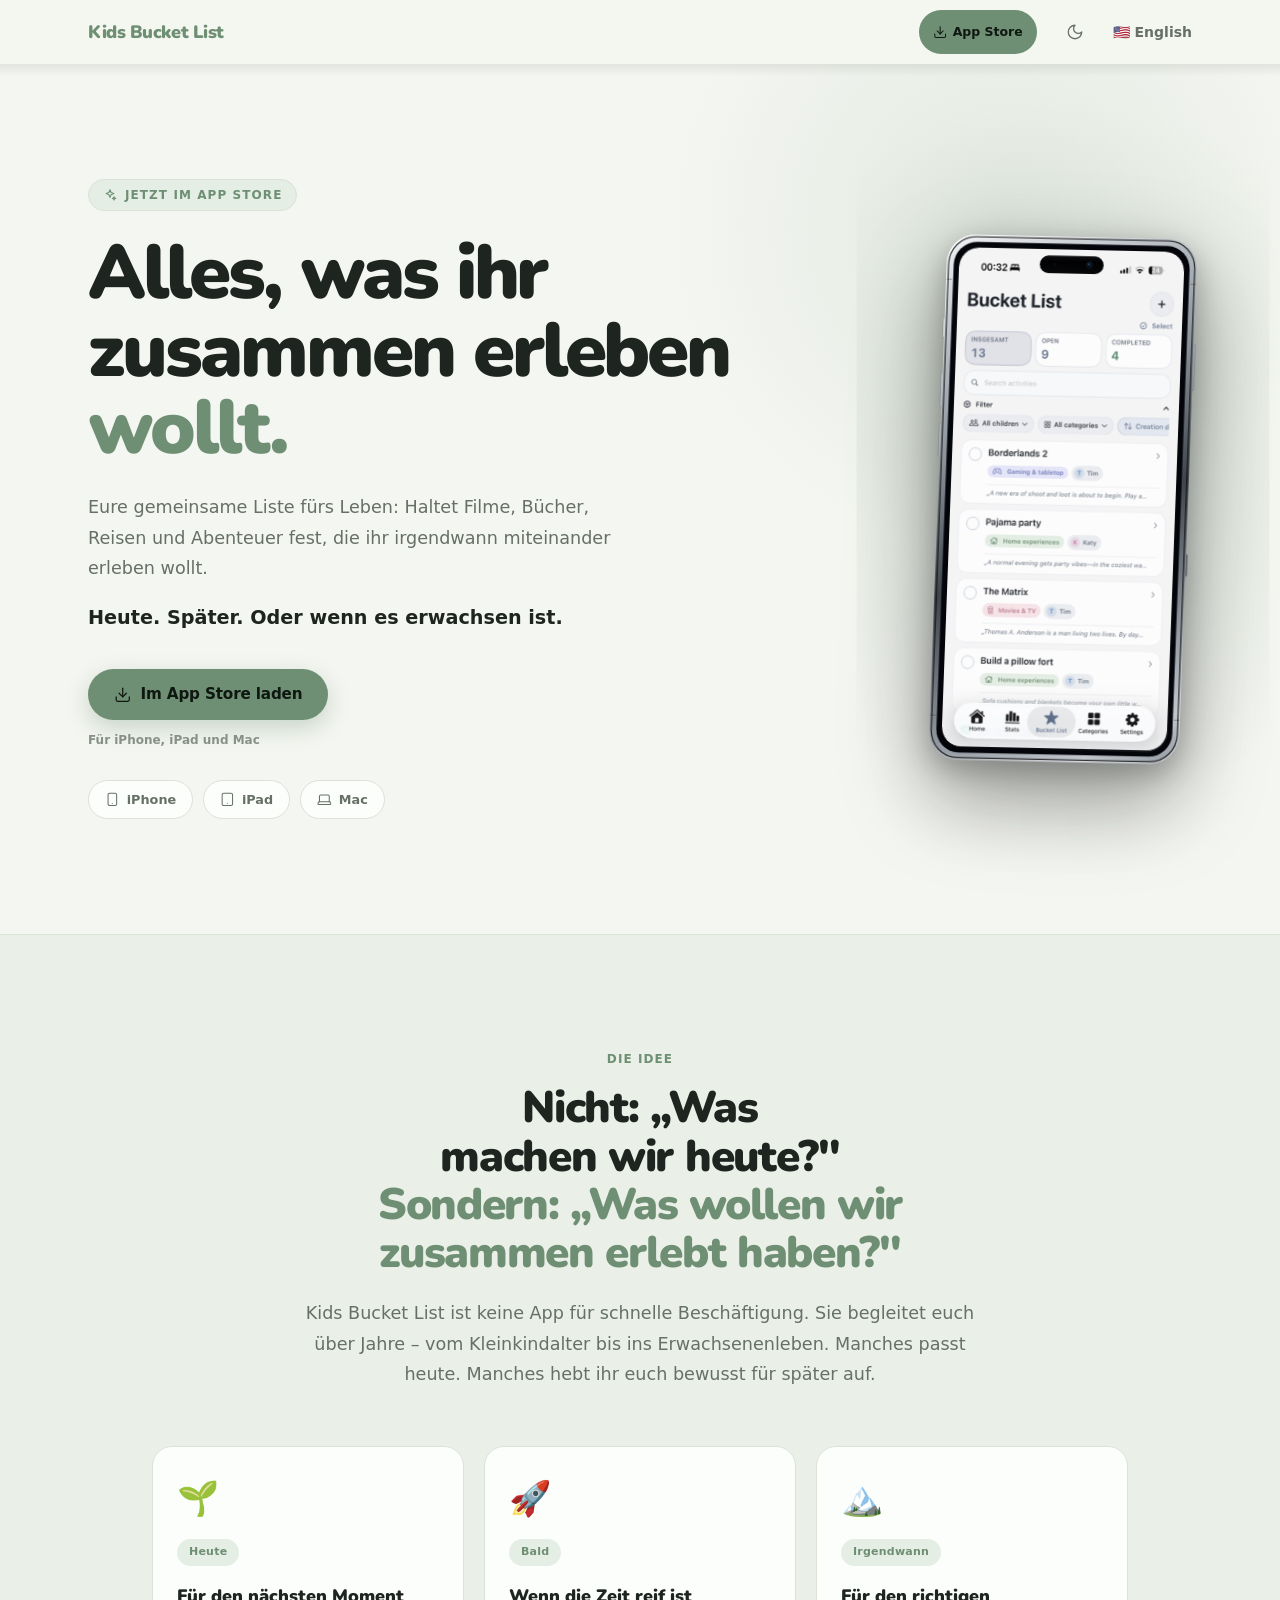
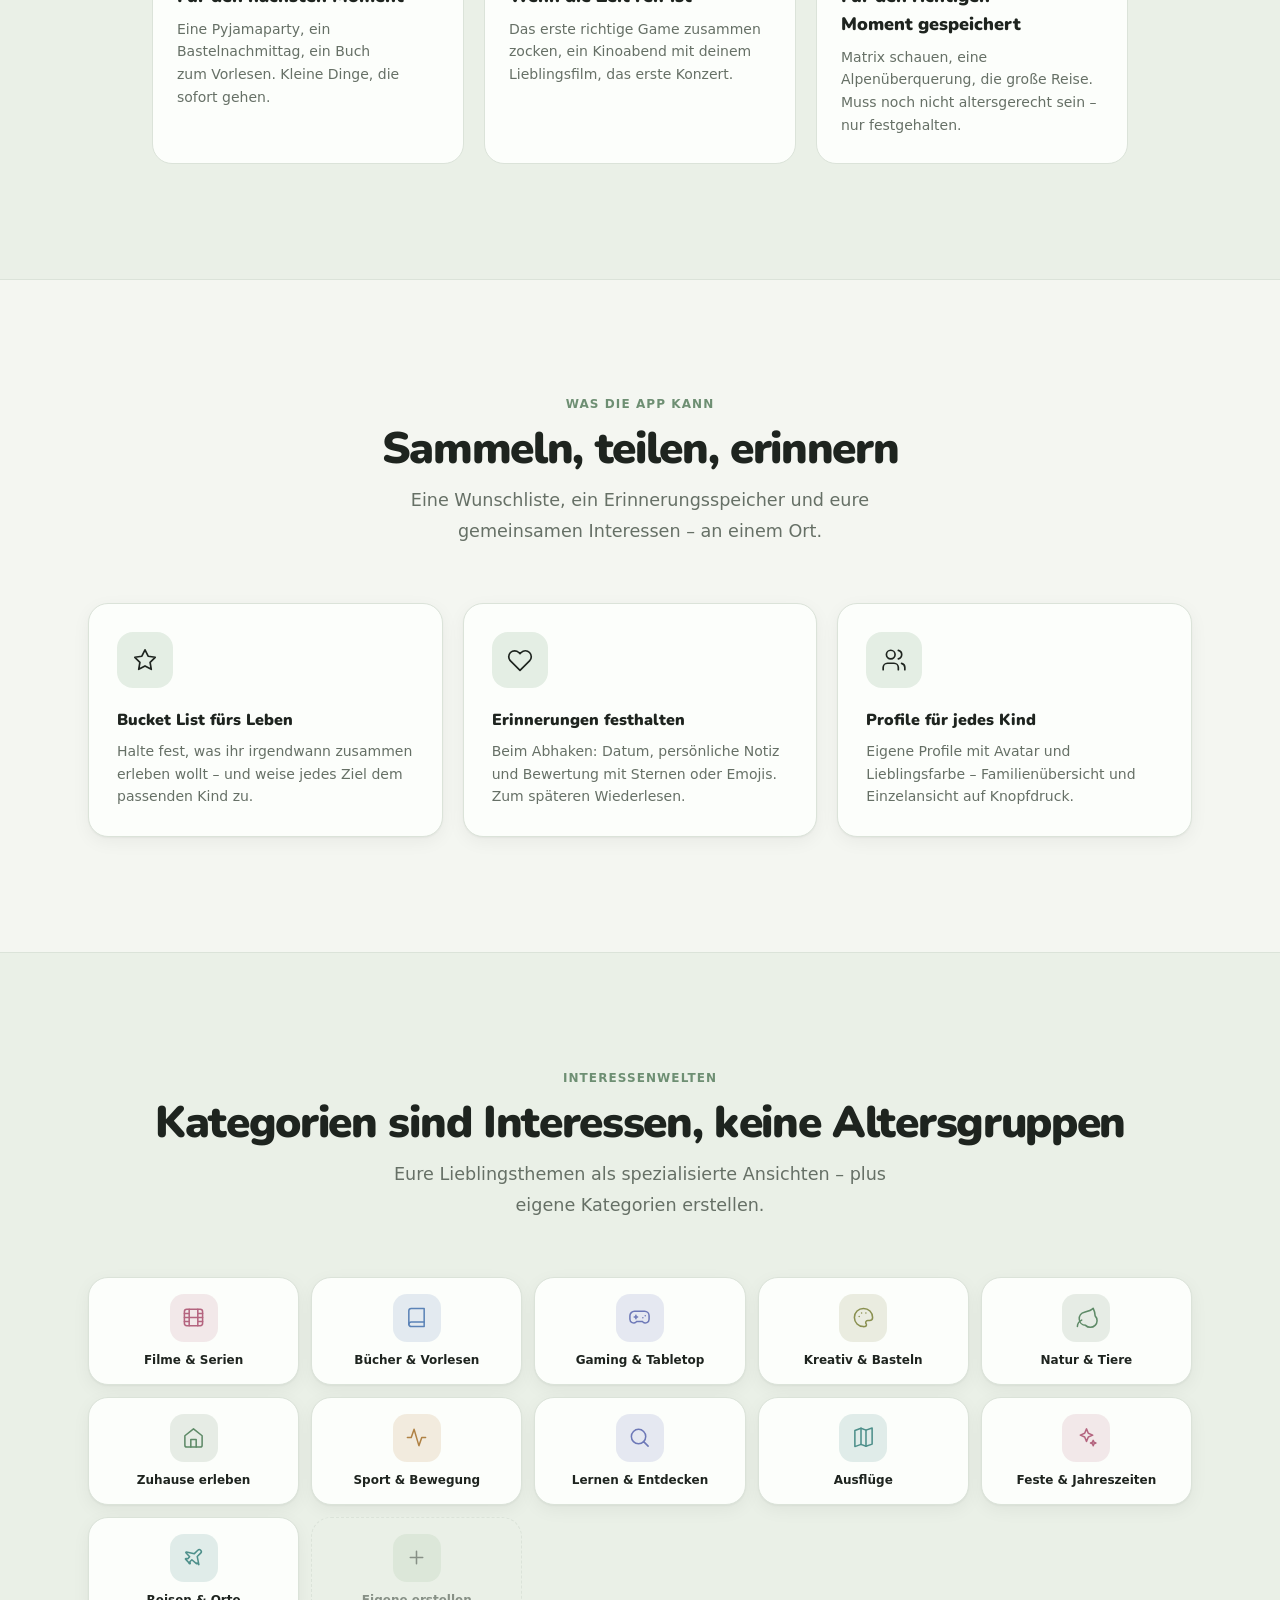
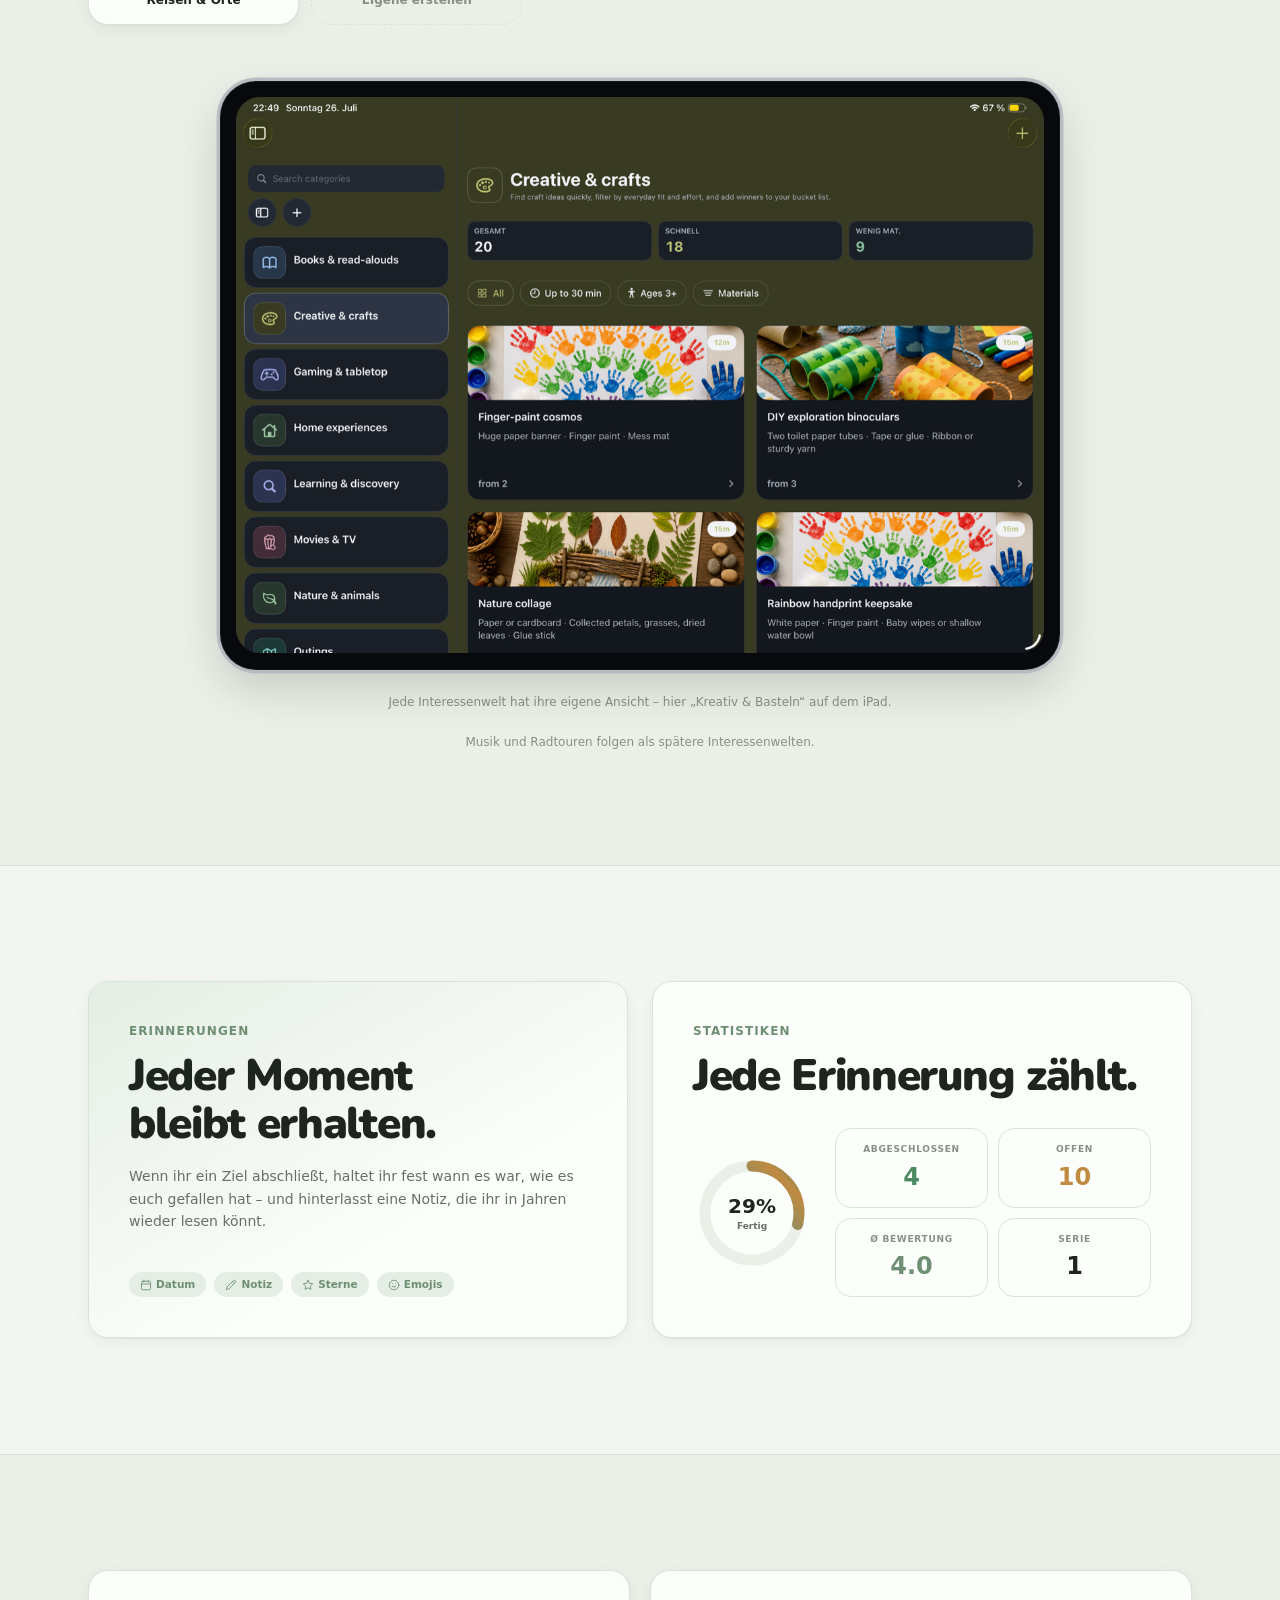
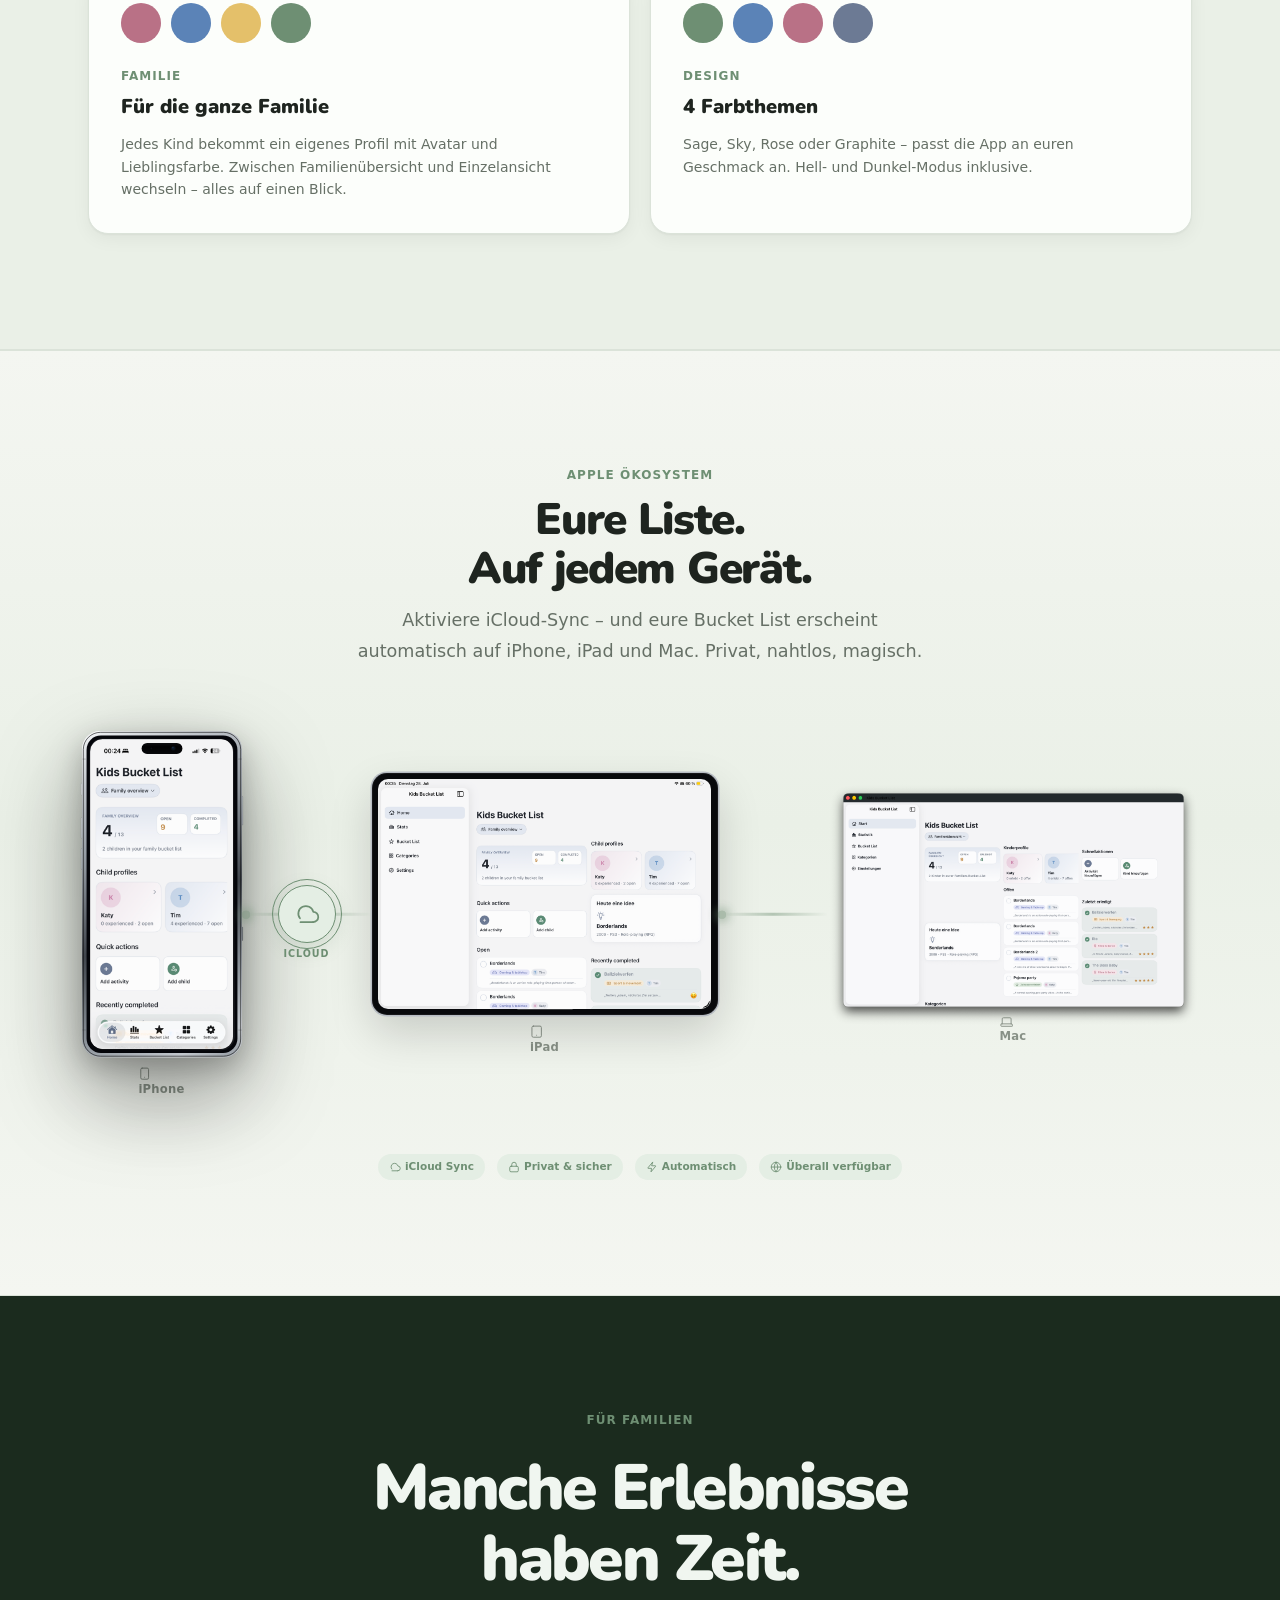
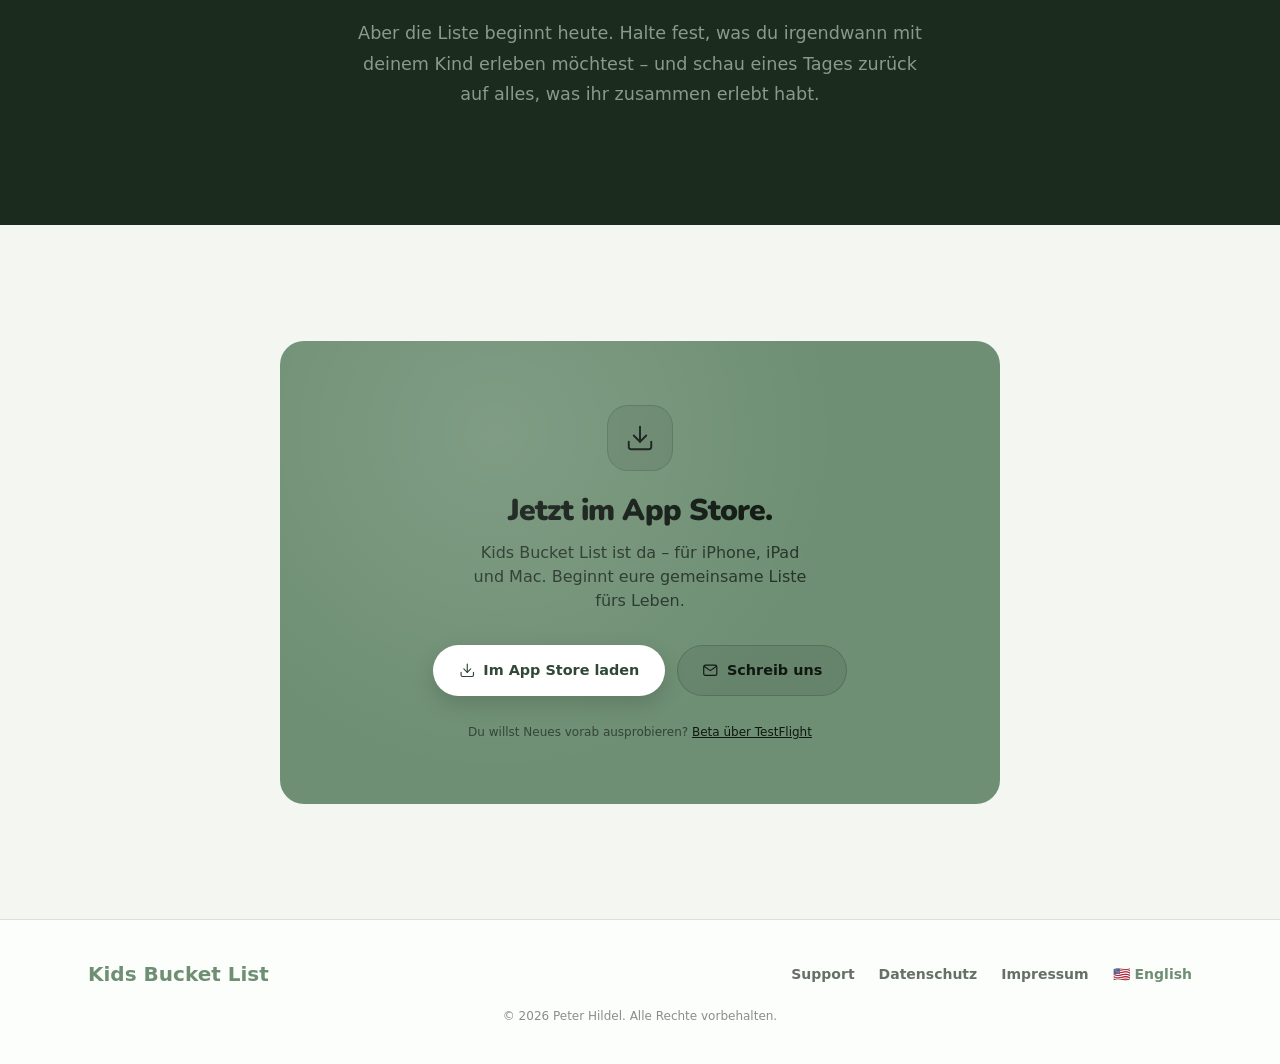
<file: index.html>
<!DOCTYPE html>
<html lang="de">
<head>
  <meta charset="UTF-8">
  <meta name="viewport" content="width=device-width, initial-scale=1.0">
  <title>Kids Bucket List – Eure gemeinsame Bucket List fürs Leben.</title>
  <meta name="description" content="Kids Bucket List – halte fest, was du irgendwann mit deinem Kind erleben möchtest. Lieblingsfilme, Bücher, Games, Reisen und Abenteuer. Heute, später oder wenn es erwachsen ist. Jetzt im App Store für iPhone, iPad und Mac.">
  <link rel="icon" type="image/png" href="app-icon.png">
  <link rel="apple-touch-icon" href="app-icon.png">
  <link rel="stylesheet" href="assets/site.css">
  <style>
    /* ── ICON SYSTEM ──
       One sprite, stroked with currentColor so icons inherit the colour of
       whatever they sit in. Matches the line-icon language of the app itself. */
    .kbl-icons { position:absolute; width:0; height:0; overflow:hidden; }
    .ico {
      width:1em; height:1em; flex:none;
      fill:none; stroke:currentColor;
      stroke-width:1.7; stroke-linecap:round; stroke-linejoin:round;
      vertical-align:-0.14em;
    }
    .chip .ico, .pbadge .ico, .sum-pill .ico, .dev-label .ico,
    .btn-primary .ico, .btn-solid .ico, .btn-ghost .ico, .btn-nav .ico { width:1.15em; height:1.15em; }
    .ico-eyebrow { width:14px; height:14px; stroke-width:1.9; color:var(--accent); }
    .eyebrow { white-space:nowrap; }
    .ico-feat   { width:26px; height:26px; stroke-width:1.55; }
    .ico-cat    { width:23px; height:23px; stroke-width:1.6; }
    .ico-beacon { width:26px; height:26px; stroke-width:1.6; }
    .ico-cta    { width:30px; height:30px; stroke-width:1.55; }
    .cta-glyph {
      width:66px; height:66px; margin:0 auto 22px; border-radius:21px;
      display:flex; align-items:center; justify-content:center; color:#fff;
      background:rgba(255,255,255,.17); border:1px solid rgba(255,255,255,.26);
    }
    .icon-btn {
      display:inline-flex; align-items:center; justify-content:center;
      width:44px; height:44px; flex:0 0 44px; border-radius:999px; color:var(--text-sec);
      transition:background .2s ease, color .2s ease;
      touch-action:manipulation;
    }
    .icon-btn:hover { background:var(--surf-muted); color:var(--text-pri); }
    .icon-btn .ico { width:18px; height:18px; }

    /* ── POLISH ── */
    ::selection { background:var(--accent-soft); color:var(--text-pri); }
    :focus-visible { outline:2px solid var(--accent); outline-offset:3px; border-radius:8px; }
    .display, .headline, h1, h2, h3 { text-wrap:balance; }
    .body-lg, p { text-wrap:pretty; }
    /* ── TOKENS ── */
    :root {
      --accent:#6E8F73; --accent-soft:#E4EEE4;
      --on-accent:#0F1711;
      --surface:#FCFEFB; --surf-muted:#EAF0E7; --surf-strong:#DCE7D9;
      --bg:#F4F6F1; --stroke:#DBE3D9;
      --text-pri:#1E241F; --text-sec:#667066; --text-ter:#879086;
      --success:#4C8A63; --success-soft:#DFF0E6; --warning:#C08A41;
    }
    .dark {
      --accent:#9CC1A2; --accent-soft:#334238;
      --on-accent:#0F1711;
      --surface:#212723; --surf-muted:#283029; --surf-strong:#313A32;
      --bg:#161A17; --stroke:#343D35;
      --text-pri:#EEF4EE; --text-sec:#AAB6AB; --text-ter:#8C978D;
      --success:#86BE97; --success-soft:#1E3327; --warning:#E0B271;
    }

    html { scroll-behavior:smooth; }
    body {
      background:var(--bg); color:var(--text-pri);
      font-family:system-ui,-apple-system,BlinkMacSystemFont,"Segoe UI",sans-serif;
      transition:background 250ms ease,color 250ms ease;
    }

    /* ── TYPOGRAPHY ── */
    .display, .headline, h1, h2, h3, .brand-name {
      font-family:"Nunito",system-ui,sans-serif;
      font-optical-sizing:auto;
    }
    .display {
      font-size:clamp(2.6rem,6vw,4.75rem);
      font-weight:900; letter-spacing:-0.04em; line-height:1.02;
    }
    .headline {
      font-size:clamp(1.75rem,3.5vw,2.75rem);
      font-weight:900; letter-spacing:-0.03em; line-height:1.1;
    }
    .eyebrow {
      font-size:0.75rem; font-weight:750;
      letter-spacing:0.09em; text-transform:uppercase; color:var(--accent);
    }
    .body-lg { font-size:clamp(1rem,1.4vw,1.1rem); line-height:1.75; color:var(--text-sec); }

    /* ── SCROLL REVEAL ── */
    .reveal { opacity:0; transform:translateY(22px);
      transition:opacity .65s cubic-bezier(.22,1,.36,1), transform .65s cubic-bezier(.22,1,.36,1); }
    .reveal.in { opacity:1; transform:none; }
    .d1{transition-delay:.07s} .d2{transition-delay:.14s} .d3{transition-delay:.21s}
    .d4{transition-delay:.28s} .d5{transition-delay:.35s} .d6{transition-delay:.42s}

    /* ── NAV ── */
    .nav-blur {
      background:rgba(244,246,241,.88);
      backdrop-filter:blur(24px) saturate(1.8);
      -webkit-backdrop-filter:blur(24px) saturate(1.8);
      position:sticky;
    }
    .dark .nav-blur { background:rgba(22,26,23,.88); }
    .nav-blur::after {
      content:""; position:absolute; left:0; right:0; bottom:-12px; height:12px;
      background:linear-gradient(to bottom,rgba(20,28,22,.08),transparent);
      pointer-events:none;
    }
    .nav-inner { min-height:64px; }
    .brand-name { white-space:nowrap; line-height:1; }
    .nav-actions { min-width:0; }
    .nav-label-short, .language-short { display:none; }
    .language-link {
      min-height:44px; display:inline-flex; align-items:center; justify-content:center;
      white-space:nowrap; touch-action:manipulation;
    }

    /* ── CARDS ── */
    .card {
      background:var(--surface); border:1px solid var(--stroke);
      border-radius:20px; box-shadow:0 1px 2px rgba(16,24,18,.04), 0 5px 18px rgba(16,24,18,.05);
      transition:box-shadow .25s ease;
    }
    .dark .card { box-shadow:0 4px 20px rgba(0,0,0,.2); }
    .card-muted { background:var(--surf-muted); border:1px solid var(--stroke); border-radius:20px; }

    /* ── FEATURE ICON ── */
    .feat-icon {
      width:56px; height:56px; border-radius:16px;
      display:flex; align-items:center; justify-content:center;
      background:var(--accent-soft); font-size:28px; flex-shrink:0;
    }
    /* ── CATEGORY ICON ── */
    .cat-icon {
      width:48px; height:48px; border-radius:14px;
      display:flex; align-items:center; justify-content:center;
      font-size:24px; flex-shrink:0;
    }
    /* ── CHIP ── */
    .chip {
      display:inline-flex; align-items:center; gap:4px;
      padding:5px 11px; border-radius:999px;
      font-size:10.5px; font-weight:700;
      background:var(--surf-muted); color:var(--text-sec); white-space:nowrap;
    }
    /* ── STAT TILE ── */
    .stat-tile {
      background:var(--surface); border:1px solid var(--stroke);
      border-radius:16px; padding:14px 16px; text-align:center;
    }
    /* ── DIVIDER ── */
    .divider { height:.5px; background:var(--stroke); }
    /* ── ACTIVITY ROW ── */
    .arow { display:flex; align-items:center; gap:9px; padding:9px 0; }
    .cdone {
      width:18px; height:18px; border-radius:50%; background:var(--success);
      display:flex; align-items:center; justify-content:center; flex-shrink:0;
    }
    .copen { width:18px; height:18px; border-radius:50%; border:1.5px solid var(--stroke); flex-shrink:0; }

    /* ═══ PREMIUM HERO PHONE (ShotForge-inspired) ═══ */
    .hero-stage { perspective:2200px; }
    .hero-phone-3d {
      transform:rotateY(-14deg) rotateX(4deg) rotateZ(1.2deg);
      transform-style:preserve-3d;
      transition:transform .6s cubic-bezier(.22,1,.36,1);
    }
    .hero-phone-3d:hover { transform:rotateY(-7deg) rotateX(2deg) rotateZ(.5deg); }
    @media (max-width:1023px){ .hero-phone-3d{ transform:none; } }

    .hero-float { transform:translateY(0); }

    /* ═══ DEVICE FRAMES ═══
       Geometry ported from ShotForge (lib/deviceFrames.ts + IPhoneFrame.tsx):
       Apple's official 1470x3000 body ratio, 75/1470 bezel inset, shell radius
       0.115x, hardware buttons, antenna lines and layered edge strokes. */
    .kbl-defs { position:absolute; width:0; height:0; overflow:hidden; }
    .device-phone {
      position:relative; aspect-ratio:1470/3000;
      filter:drop-shadow(0 34px 44px rgba(0,0,0,.34)) drop-shadow(0 10px 14px rgba(0,0,0,.26));
    }
    .dark .hero-stage::after {
      content:""; position:absolute; z-index:0; pointer-events:none;
      width:380px; height:560px; left:50%; top:50%;
      transform:translate(-50%,-50%);
      background:radial-gradient(ellipse,rgba(156,193,162,.18) 0%,rgba(156,193,162,.07) 42%,transparent 72%);
    }
    .dark .hero-stage .device-phone {
      filter:drop-shadow(0 0 1px rgba(238,244,238,.75))
             drop-shadow(0 30px 48px rgba(0,0,0,.58))
             drop-shadow(0 0 38px rgba(156,193,162,.28));
    }
    .dev-back, .dev-front {
      position:absolute; inset:0; width:100%; height:100%;
      overflow:visible; pointer-events:none;
    }
    .dev-back  { z-index:0; }
    .dev-front { z-index:20; }
    .dev-screen {
      position:absolute; inset:2.5% 5.102%; z-index:10;
      overflow:hidden; background:#000; border-radius:var(--screen-r,20px);
    }
    .dev-shot {
      display:block; width:100%; height:100%;
      object-fit:cover; object-position:center top;
    }

    /* ── HERO GLOW ── */
    .hero-glow {
      position:absolute; width:720px; height:720px;
      background:radial-gradient(circle,rgba(110,143,115,.14) 0%,transparent 65%);
      top:-200px; right:-80px; pointer-events:none;
      opacity:.9;
    }
    .dark .hero-glow { background:radial-gradient(circle,rgba(156,193,162,.08) 0%,transparent 65%); }

    /* ── SECTION SPACING ── */
    .section    { padding:clamp(4.5rem,9vw,7.5rem) 0; }
    .section-sm { padding:clamp(3rem,6vw,5rem) 0; }

    /* ── EMOTIONAL SECTION ── */
    .emotional { background:#1B2B1E; }
    .dark .emotional { background:#0D150F; }

    /* ── PLATFORM BADGE ── */
    .pbadge {
      display:inline-flex; align-items:center; gap:7px;
      padding:9px 16px; border-radius:999px;
      border:1px solid var(--stroke); background:var(--surface);
      font-size:.8rem; font-weight:700; color:var(--text-sec);
    }

    /* ── PRIMARY CTA (App Store) ── */
    .btn-primary {
      display:inline-flex; align-items:center; gap:9px;
      padding:14px 26px; border-radius:999px;
      background:var(--accent); color:var(--on-accent);
      font-size:.95rem; font-weight:800; letter-spacing:-.01em;
      box-shadow:0 8px 22px rgba(110,143,115,.32);
      transition:transform .2s ease, box-shadow .2s ease, filter .2s ease;
    }
    .btn-primary:hover { transform:translateY(-2px); box-shadow:0 14px 30px rgba(110,143,115,.42); filter:brightness(1.05); }
    .dark .btn-primary { box-shadow:0 8px 22px rgba(0,0,0,.42); }
    .btn-nav {
      display:inline-flex; align-items:center; gap:5px;
      padding:7px 14px; border-radius:999px;
      min-height:44px; background:var(--accent); color:var(--on-accent);
      font-size:.78rem; font-weight:800;
      transition:transform .2s ease, filter .2s ease;
    }
    .btn-nav:hover { transform:translateY(-1px); filter:brightness(1.06); }
    .btn-ghost {
      display:inline-flex; align-items:center; gap:8px;
      padding:14px 24px; border-radius:999px;
      background:rgba(255,255,255,.16); border:1px solid rgba(255,255,255,.32);
      color:#fff; font-size:.9rem; font-weight:700;
      transition:background .2s ease;
    }
    .btn-ghost:hover { background:rgba(255,255,255,.26); }
    .btn-solid {
      display:inline-flex; align-items:center; gap:8px;
      padding:14px 26px; border-radius:999px;
      background:#fff; color:#2A4230;
      font-size:.9rem; font-weight:800;
      box-shadow:0 8px 22px rgba(0,0,0,.16);
      transition:transform .2s ease, box-shadow .2s ease;
    }
    .btn-solid:hover { transform:translateY(-2px); box-shadow:0 14px 30px rgba(0,0,0,.22); }
    .btn-primary:active, .btn-nav:active, .btn-solid:active,
    .btn-ghost:active, .icon-btn:active, .language-link:active {
      transform:scale(.97); transition-duration:100ms;
    }

    /* ── PROGRESS RING ── */
    .ring-bg { stroke:var(--surf-muted); }
    .ring-fg { stroke:url(#grad1); stroke-linecap:round; }

    /* ── TIMELINE (heute / bald / irgendwann) ── */
    .tl-card {
      background:var(--surface); border:1px solid var(--stroke);
      border-radius:20px; padding:26px 24px; position:relative; overflow:hidden;
      transition:box-shadow .25s ease;
    }
    .tl-badge {
      display:inline-flex; align-items:center; gap:6px;
      padding:5px 12px; border-radius:999px; font-size:11px; font-weight:800;
      letter-spacing:.02em; margin-bottom:16px;
      background:var(--accent-soft); color:var(--accent);
    }
    .tl-icon { font-size:34px; margin-bottom:14px; display:block; }

    /* ── SUMMARY STRIP ── */
    .sum-pill {
      display:inline-flex; align-items:center; gap:8px;
      padding:12px 20px; border-radius:999px;
      background:var(--surface); border:1px solid var(--stroke);
      font-size:.85rem; font-weight:800; color:var(--text-pri);
    }

    /* ── ECOSYSTEM ── */
    .eco-bg {
      background:linear-gradient(180deg, var(--bg) 0%, var(--surf-muted) 50%, var(--bg) 100%);
    }


    /* Mac — real window capture; macOS chrome and shadow are baked into
       the alpha, so it needs no frame of its own. Window = 91.69% of the
       image width, hence 371px for a ~340px window. */
    .mac-shot { display:block; width:371px; height:auto; }

    /* iPad — bezel is 2.8% of the short side. CSS padding % resolves against
       width, so landscape divides by the body aspect (1.4255). */
    .ipad-land {
      position:relative; padding:1.96%;
      border-radius:var(--ipad-r,16px); background:#08090c;
      box-shadow:0 0 0 var(--ipad-rim,1.6px) #b7bcc3,
                 inset 0 0 0 1px rgba(255,255,255,.06),
                 0 18px 44px rgba(0,0,0,.16);
    }
    .dark .ipad-land {
      box-shadow:0 0 0 var(--ipad-rim,1.6px) #3b3e45,
                 inset 0 0 0 1px rgba(255,255,255,.05),
                 0 18px 44px rgba(0,0,0,.48);
    }
    .ipad-shot { display:block; width:100%; height:auto; border-radius:var(--ipad-screen-r,10px); }

    /* Sync track & particles */
    .sp {
      position:absolute;
      width:8px; height:8px; border-radius:50%;
      background:var(--accent);
      box-shadow:0 0 10px 2px rgba(110,143,115,.75);
      top:50%; margin-top:-4px;
      animation:sp-fwd 2.8s ease-in-out 3;
    }
    .sp.r  { animation-name:sp-rev; }
    .sp.d2 { animation-delay:.93s; }
    .sp.d3 { animation-delay:1.86s; }
    @keyframes sp-fwd {
      0%   { left:-4px; opacity:0; }
      8%   { opacity:1; }
      92%  { opacity:1; }
      100% { left:calc(100% + 4px); opacity:0; }
    }
    @keyframes sp-rev {
      0%   { left:calc(100% + 4px); opacity:0; }
      8%   { opacity:1; }
      92%  { opacity:1; }
      100% { left:-4px; opacity:0; }
    }

    /* Cloud hub — the real screenshots carry no sync badge of their own, so
       the sync story has to be told by the page around them. */
    .cloud-beacon {
      width:58px; height:58px; border-radius:50%;
      background:var(--accent-soft); border:1.5px solid var(--accent);
      display:flex; align-items:center; justify-content:center;
      color:var(--accent); flex-shrink:0; position:relative; z-index:2;
      box-shadow:0 6px 20px rgba(110,143,115,.22);
      animation:cb-pulse 3s ease-in-out 2;
    }
    .cloud-beacon::after {
      content:''; position:absolute; inset:-7px; border-radius:50%;
      border:1.5px solid var(--accent);
      animation:cb-ring 3s ease-out 2;
    }
    @keyframes cb-pulse {
      0%,100% { box-shadow:0 6px 18px rgba(110,143,115,.20); }
      50%      { box-shadow:0 6px 30px rgba(110,143,115,.42); }
    }
    @keyframes cb-ring {
      0%       { transform:scale(.92); opacity:.5; }
      70%,100% { transform:scale(1.55); opacity:0; }
    }
    .sync-hub-label {
      position:absolute; left:50%; top:58px; transform:translateX(-50%);
      font-size:.6rem; font-weight:800; letter-spacing:.1em;
      text-transform:uppercase; color:var(--accent); white-space:nowrap;
    }
    .sync-track {
      position:absolute; left:0; right:0; top:50%; transform:translateY(-50%);
      height:2.5px; border-radius:2px;
      background:linear-gradient(90deg, transparent, var(--accent) 50%, transparent);
      opacity:.45;
    }

    /* Per-device sync glow — staggered */
    .eco-glow { animation:eco-dev-glow 3s ease-in-out 1; }
    .eco-glow.g1 { animation-delay:0s; }
    .eco-glow.g2 { animation-delay:1s; }
    .eco-glow.g3 { animation-delay:2s; }
    @keyframes eco-dev-glow {
      0%,55%,100% { filter:drop-shadow(0 0 0 transparent); }
      75%          { filter:drop-shadow(0 0 10px rgba(110,143,115,.5)); }
    }

    .dev-label {
      font-size:.725rem; font-weight:700; letter-spacing:.02em;
      color:var(--text-ter); text-align:center; margin-top:10px;
    }
    /* Screenshots follow the page theme wherever a light capture exists.
       Source order matters: these sit after .dev-shot / .mac-shot so the
       display value here wins at equal specificity. */
    .shot-dark { display:none; }
    .dark .shot-dark { display:block; }
    .dark .shot-light { display:none; }

    /* ── ACCENT PANEL ── */
    .accent-panel { background:var(--accent); color:var(--on-accent); }
    .accent-panel .cta-glyph {
      color:var(--on-accent); background:rgba(15,23,17,.08); border-color:rgba(15,23,17,.16);
    }
    .accent-panel .accent-copy { color:rgba(15,23,17,.76); }
    .accent-panel .accent-meta { color:rgba(15,23,17,.64); }
    .accent-panel .accent-link { color:var(--on-accent); }
    .accent-panel .btn-ghost {
      color:var(--on-accent); background:rgba(15,23,17,.08); border-color:rgba(15,23,17,.18);
    }
    .accent-panel .btn-ghost:hover { background:rgba(15,23,17,.14); }

    @media (max-width:639px) {
      .section { padding:4rem 0; }
      .section-sm { padding:2.75rem 0; }
      .nav-inner { padding:.625rem 1rem; gap:.5rem; }
      .nav-actions { gap:.5rem; }
      .brand-name { font-size:.92rem; }
      .btn-nav { padding:7px 12px; }
      .nav-label-long, .language-long { display:none; }
      .nav-label-short, .language-short { display:inline; }
      .language-link { min-width:44px; font-size:.82rem; }
      .hero-section { padding:3rem 0 4rem; }
      .hero-layout { gap:2rem; }
      .hero-kicker { margin-bottom:1rem; }
      .hero-copy .display {
        margin-bottom:1.1rem; font-size:clamp(2.35rem,11.5vw,3rem); line-height:1.02;
      }
      .hero-copy .hero-lede { margin-bottom:1rem; font-size:1rem; line-height:1.58; }
      .hero-copy .hero-tagline { margin-bottom:1.4rem; font-size:1rem !important; }
      .hero-copy .hero-cta { margin-bottom:0; }
      .hero-platforms { display:none; }
      .hero-stage .device-phone { width:min(226px,58vw) !important; }
      .hero-glow { width:460px; height:460px; top:-120px; right:-220px; }
    }
    @media (max-width:359px) {
      .brand-long { display:none; }
      .brand-short { display:inline; }
      .hero-section { padding:2.25rem 0 3.5rem; }
      .hero-layout { gap:1.25rem; }
      .hero-kicker { margin-bottom:.75rem; }
      .hero-copy .display { margin-bottom:.9rem; }
      .hero-copy .hero-lede { margin-bottom:.8rem; line-height:1.5; }
      .hero-copy .hero-tagline { margin-bottom:1.1rem; }
    }
    @media (min-width:360px) {
      .brand-short { display:none; }
    }
    @media (prefers-reduced-motion: reduce) {
      html { scroll-behavior:auto; }
      *, *::before, *::after { animation:none !important; }
      .reveal { opacity:1 !important; transform:none !important; transition:opacity 180ms ease !important; }
      .hero-phone-3d, .btn-primary, .btn-nav, .btn-solid, .btn-ghost, .icon-btn { transform:none !important; }
    }
    @media (prefers-reduced-transparency: reduce) {
      .nav-blur { background:var(--bg); backdrop-filter:none; -webkit-backdrop-filter:none; }
    }
    @media (prefers-contrast: more) {
      .nav-blur { background:var(--bg); }
      .card, .card-muted, .tl-card, .pbadge, .sum-pill { border-color:var(--text-sec); }
    }
  </style>
  <script>
    (function(){
      var s=localStorage.getItem('theme');
      if(s==='dark'||(!s&&matchMedia('(prefers-color-scheme: dark)').matches))
        document.documentElement.classList.add('dark');
    })();
  </script>
  <link rel="preconnect" href="https://fonts.googleapis.com">
  <link rel="preconnect" href="https://fonts.gstatic.com" crossorigin>
  <link href="https://fonts.googleapis.com/css2?family=Nunito:wght@400;600;700;800;900&amp;display=swap" rel="stylesheet">
</head>
<body class="flex flex-col min-h-screen">
  <svg class="kbl-icons" aria-hidden="true"><defs><symbol id="i-send" viewBox="0 0 24 24"><path d="m22 2-7 20-4-9-9-4Z"/><path d="M22 2 11 13"/></symbol><symbol id="i-moon" viewBox="0 0 24 24"><path d="M12 3a6 6 0 0 0 9 9 9 9 0 1 1-9-9Z"/></symbol><symbol id="i-sun" viewBox="0 0 24 24"><circle cx="12" cy="12" r="4"/><path d="M12 2v2M12 20v2M4.9 4.9l1.4 1.4M17.7 17.7l1.4 1.4M2 12h2M20 12h2M4.9 19.1l1.4-1.4M17.7 6.3l1.4-1.4"/></symbol><symbol id="i-sparkle" viewBox="0 0 24 24"><path d="M12 3l1.9 4.6L18.5 9.5l-4.6 1.9L12 16l-1.9-4.6L5.5 9.5l4.6-1.9Z"/><path d="M19 15l.8 2 2 .8-2 .8-.8 2-.8-2-2-.8 2-.8Z"/></symbol><symbol id="i-smartphone" viewBox="0 0 24 24"><rect x="5" y="2" width="14" height="20" rx="2.5"/><path d="M12 18.5h.01"/></symbol><symbol id="i-tablet" viewBox="0 0 24 24"><rect x="3.5" y="2" width="17" height="20" rx="2.5"/><path d="M12 18.5h.01"/></symbol><symbol id="i-laptop" viewBox="0 0 24 24"><path d="M20 16V7a2 2 0 0 0-2-2H6a2 2 0 0 0-2 2v9"/><path d="M2.5 16h19l1 3a1 1 0 0 1-1 1.3H2.5A1 1 0 0 1 1.5 19Z"/></symbol><symbol id="i-star" viewBox="0 0 24 24"><path d="M12 2.6l2.9 5.9 6.5 1-4.7 4.6 1.1 6.5L12 17.5 6.2 20.6l1.1-6.5L2.6 9.5l6.5-1Z"/></symbol><symbol id="i-heart" viewBox="0 0 24 24"><path d="M20.8 5.1a5.4 5.4 0 0 0-7.7 0L12 6.2l-1.1-1.1a5.4 5.4 0 1 0-7.7 7.7l8.8 8.7 8.8-8.7a5.4 5.4 0 0 0 0-7.7Z"/></symbol><symbol id="i-users" viewBox="0 0 24 24"><path d="M16 21v-2a4 4 0 0 0-4-4H6a4 4 0 0 0-4 4v2"/><circle cx="9" cy="7" r="4"/><path d="M22 21v-2a4 4 0 0 0-3-3.9"/><path d="M16 3.1a4 4 0 0 1 0 7.8"/></symbol><symbol id="i-grid" viewBox="0 0 24 24"><rect x="3" y="3" width="7.5" height="7.5" rx="1.8"/><rect x="13.5" y="3" width="7.5" height="7.5" rx="1.8"/><rect x="13.5" y="13.5" width="7.5" height="7.5" rx="1.8"/><rect x="3" y="13.5" width="7.5" height="7.5" rx="1.8"/></symbol><symbol id="i-search" viewBox="0 0 24 24"><circle cx="11" cy="11" r="7.5"/><path d="m21 21-4.7-4.7"/></symbol><symbol id="i-chart" viewBox="0 0 24 24"><path d="M12 20V9M18 20V4M6 20v-6"/></symbol><symbol id="i-cloud" viewBox="0 0 24 24"><path d="M17.5 19.5a4.75 4.75 0 0 0 .3-9.5A7 7 0 1 0 5.5 16"/><path d="M6 19.5h11.5"/></symbol><symbol id="i-calendar" viewBox="0 0 24 24"><rect x="3" y="4.5" width="18" height="17" rx="2.5"/><path d="M8 2.5v4M16 2.5v4M3 10h18"/></symbol><symbol id="i-pen" viewBox="0 0 24 24"><path d="M16.9 3.2a2.6 2.6 0 0 1 3.7 3.7L7.4 20.1 2.5 21.5l1.4-4.9Z"/><path d="m15.2 4.9 3.7 3.7"/></symbol><symbol id="i-smile" viewBox="0 0 24 24"><circle cx="12" cy="12" r="9.5"/><path d="M8.2 14.2a4.6 4.6 0 0 0 7.6 0"/><path d="M9 9.3h.01M15 9.3h.01"/></symbol><symbol id="i-lock" viewBox="0 0 24 24"><rect x="3.5" y="10.5" width="17" height="11" rx="2.5"/><path d="M7.5 10.5V7a4.5 4.5 0 0 1 9 0v3.5"/></symbol><symbol id="i-zap" viewBox="0 0 24 24"><path d="M13 2.5 3.8 13.6a.6.6 0 0 0 .5 1H11l-1 7 9.2-11.1a.6.6 0 0 0-.5-1H12Z"/></symbol><symbol id="i-globe" viewBox="0 0 24 24"><circle cx="12" cy="12" r="9.5"/><path d="M2.6 12h18.8"/><path d="M12 2.5a14.5 14.5 0 0 1 0 19 14.5 14.5 0 0 1 0-19Z"/></symbol><symbol id="i-mail" viewBox="0 0 24 24"><rect x="2.5" y="4.5" width="19" height="15" rx="2.5"/><path d="m3.5 6.5 8.5 6 8.5-6"/></symbol><symbol id="i-list" viewBox="0 0 24 24"><path d="M10.5 6.5h10M10.5 12h10M10.5 17.5h10"/><path d="m3 6.3 1.4 1.4L7 5.2M3 11.8l1.4 1.4L7 10.7M3 17.3l1.4 1.4L7 16.2"/></symbol><symbol id="i-code" viewBox="0 0 24 24"><path d="m17 16.5 4.5-4.5L17 7.5"/><path d="M7 7.5 2.5 12 7 16.5"/><path d="m14.2 4-4.4 16"/></symbol><symbol id="i-film" viewBox="0 0 24 24"><rect x="2.5" y="3.5" width="19" height="17" rx="2.5"/><path d="M7.5 3.5v17M16.5 3.5v17M2.5 12h19M2.5 7.8h5M16.5 7.8h5M2.5 16.2h5M16.5 16.2h5"/></symbol><symbol id="i-book" viewBox="0 0 24 24"><path d="M4 19.2A2.5 2.5 0 0 1 6.5 16.7H20"/><path d="M6.5 2.5H20v19H6.5A2.5 2.5 0 0 1 4 19V5a2.5 2.5 0 0 1 2.5-2.5Z"/></symbol><symbol id="i-gamepad" viewBox="0 0 24 24"><path d="M6.5 11.5h3.5M8.25 9.75v3.5M15.5 12.2h.01M18 10.2h.01"/><path d="M17.3 5.5H6.7A4.7 4.7 0 0 0 2 10.2v3.6a3.9 3.9 0 0 0 6.5 2.9l.7-.6h5.6l.7.6a3.9 3.9 0 0 0 6.5-2.9v-3.6a4.7 4.7 0 0 0-4.7-4.7Z"/></symbol><symbol id="i-palette" viewBox="0 0 24 24"><path d="M12 21.5a9.5 9.5 0 1 1 9.5-9.5c0 2-1.6 3.2-3.2 3.2h-1.9a2.1 2.1 0 0 0-1.5 3.6 1.9 1.9 0 0 1-1.4 2.7 9.7 9.7 0 0 1-1.5.1Z"/><path d="M7.5 11h.01M10 7.2h.01M14.5 7.2h.01"/></symbol><symbol id="i-leaf" viewBox="0 0 24 24"><path d="M11 20.2A7 7 0 0 1 9.8 6.4C15.4 5.3 17 4.8 19 2.4c1 2 2 4.2 2 7.9a7 7 0 0 1-10 9.9Z"/><path d="M2.5 21.5c0-3 1.9-5.6 4.5-6.8"/></symbol><symbol id="i-home" viewBox="0 0 24 24"><path d="m3 10.2 9-7.2 9 7.2V20a2 2 0 0 1-2 2H5a2 2 0 0 1-2-2Z"/><path d="M9.2 22v-8h5.6v8"/></symbol><symbol id="i-activity" viewBox="0 0 24 24"><path d="M21.5 12h-4l-3 8.5-5-17-3 8.5h-4"/></symbol><symbol id="i-map" viewBox="0 0 24 24"><path d="m14.6 4.3-5.2-2L3 4.6v16.9l6.4-2.3 5.2 2 6.4-2.3V2l-6.4 2.3Z"/><path d="M9.4 2.3v16.9M14.6 4.3v16.9"/></symbol><symbol id="i-plane" viewBox="0 0 24 24"><path d="M17.6 19.4 15.9 11l3.6-3.6a2.1 2.1 0 0 0-3-3L12.9 8 4.6 6.2a.5.5 0 0 0-.5.8l3.9 4.3-2.1 2.1-1.7-.4a.5.5 0 0 0-.5.8L5.9 16l1.9 2.5a.5.5 0 0 0 .8-.4l-.4-1.7 2.1-2.1 4.4 3.9a.5.5 0 0 0 .9-.5Z"/></symbol><symbol id="i-download" viewBox="0 0 24 24"><path d="M21 15v4a2 2 0 0 1-2 2H5a2 2 0 0 1-2-2v-4"/><path d="m7 10 5 5 5-5"/><path d="M12 15V3"/></symbol><symbol id="i-plus" viewBox="0 0 24 24"><path d="M12 5.5v13M5.5 12h13"/></symbol></defs></svg>

  <svg class="kbl-defs" aria-hidden="true"><defs><linearGradient id="kblBand" x1="0" y1="0" x2="258" y2="526.53" gradientUnits="userSpaceOnUse"><stop offset="0" stop-color="#f4f6f8"/><stop offset=".14" stop-color="#c2c7cd"/><stop offset=".34" stop-color="#8e959d"/><stop offset=".56" stop-color="#40454c"/><stop offset=".78" stop-color="#8e959d"/><stop offset=".92" stop-color="#c2c7cd"/><stop offset="1" stop-color="#8e959d"/></linearGradient><linearGradient id="kblBtn" x1="0" y1="0" x2="258" y2="526.53" gradientUnits="userSpaceOnUse"><stop offset="0" stop-color="#f4f6f8"/><stop offset=".4" stop-color="#8e959d"/><stop offset=".75" stop-color="#40454c"/><stop offset="1" stop-color="#8e959d"/></linearGradient><linearGradient id="kblEdge" x1="0" y1="0" x2="258" y2="526.53" gradientUnits="userSpaceOnUse"><stop offset="0" stop-color="rgba(255,255,255,.65)"/><stop offset=".18" stop-color="rgba(255,255,255,.16)"/><stop offset=".55" stop-color="rgba(255,255,255,.04)"/><stop offset=".86" stop-color="rgba(255,255,255,.22)"/><stop offset="1" stop-color="rgba(255,255,255,.36)"/></linearGradient><linearGradient id="kblBezel" x1="0" y1="0" x2="1" y2="1"><stop offset="0" stop-color="#1b1d22"/><stop offset=".32" stop-color="#020305"/><stop offset=".76" stop-color="#090a0d"/><stop offset="1" stop-color="#2b2d32"/></linearGradient><linearGradient id="kblIsland" x1="0" y1="0" x2="0" y2="1"><stop offset="0" stop-color="#0d0e11"/><stop offset=".35" stop-color="#010102"/><stop offset="1" stop-color="#07080a"/></linearGradient><radialGradient id="kblLens" cx=".38" cy=".34" r=".85"><stop offset="0" stop-color="#12233a"/><stop offset=".45" stop-color="#081019"/><stop offset="1" stop-color="#03060a"/></radialGradient></defs></svg>

  <!-- NAV -->
  <nav class="nav-blur sticky top-0 z-50">
    <div class="nav-inner max-w-6xl mx-auto px-6 flex items-center justify-between">
      <span class="brand-name text-lg font-black tracking-tight" style="color:var(--accent)"><span class="brand-long">Kids Bucket List</span><span class="brand-short">Kids</span></span>
      <div class="nav-actions flex items-center gap-4">
        <a href="https://apps.apple.com/de/app/kids-bucket-list/id6762488504" target="_blank" rel="noopener noreferrer" class="btn-nav" aria-label="Kids Bucket List im App Store öffnen"><svg class="ico" aria-hidden="true"><use href="#i-download"/></svg><span class="nav-label-long">App Store</span><span class="nav-label-short">Laden</span></a>
        <button id="theme-toggle" class="icon-btn" aria-label="Dark Mode"><svg class="ico" aria-hidden="true"><use href="#i-moon"/></svg></button>
        <a href="index-en.html" class="language-link text-sm font-bold hover:opacity-70 transition-opacity" style="color:var(--text-sec)"><span aria-hidden="true">🇺🇸</span><span class="language-long">&nbsp;English</span><span class="language-short">EN</span></a>
      </div>
    </div>
  </nav>

  <main class="flex-1">

    <!-- ═══ §1 HERO ═══ -->
    <section class="hero-section section relative overflow-hidden">
      <div class="hero-glow" aria-hidden="true"></div>
      <div class="max-w-6xl mx-auto px-6">
        <div class="hero-layout flex flex-col lg:flex-row items-center gap-14 lg:gap-12">

          <!-- Left: text -->
          <div class="hero-copy flex-1 text-center lg:text-left reveal">
            <div class="hero-kicker inline-flex items-center gap-2 mb-6 px-3.5 py-1.5 rounded-full" style="background:var(--accent-soft);border:1px solid var(--stroke)">
              <svg class="ico ico-eyebrow" aria-hidden="true"><use href="#i-sparkle"/></svg><span class="eyebrow">Jetzt im App Store</span>
            </div>
            <h1 class="display mb-6">
              Alles, was ihr<br>
              zusammen erleben<br>
              <span style="color:var(--accent)">wollt.</span>
            </h1>
            <p class="hero-lede body-lg max-w-xl mx-auto lg:mx-0 mb-5">
              Eure gemeinsame Liste fürs Leben: Haltet Filme, Bücher, Reisen und
              Abenteuer fest, die ihr irgendwann miteinander erleben wollt.
            </p>
            <p class="hero-tagline font-black mb-9" style="color:var(--text-pri);font-size:clamp(1rem,1.6vw,1.2rem)">
              Heute. Später. Oder wenn es erwachsen ist.
            </p>
            <div class="hero-cta flex flex-col items-center lg:items-start gap-3 mb-8">
              <a href="https://apps.apple.com/de/app/kids-bucket-list/id6762488504" target="_blank" rel="noopener noreferrer" class="btn-primary"><svg class="ico" aria-hidden="true"><use href="#i-download"/></svg> Im App Store laden</a>
              <span class="text-xs font-semibold" style="color:var(--text-ter)">Für iPhone, iPad und Mac</span>
            </div>
            <div class="hero-platforms flex flex-wrap gap-2.5 justify-center lg:justify-start">
              <span class="pbadge"><svg class="ico" aria-hidden="true"><use href="#i-smartphone"/></svg> iPhone</span>
              <span class="pbadge"><svg class="ico" aria-hidden="true"><use href="#i-tablet"/></svg> iPad</span>
              <span class="pbadge"><svg class="ico" aria-hidden="true"><use href="#i-laptop"/></svg> Mac</span>
            </div>
          </div>

          <!-- Right: premium phone -->
          <div class="shrink-0 flex justify-center relative reveal d2 hero-stage">
            <div style="position:absolute;inset:0;background:radial-gradient(circle at 50% 45%,rgba(110,143,115,.20) 0%,transparent 70%);transform:scale(1.6);pointer-events:none;z-index:0" aria-hidden="true"></div>
            <div class="hero-float" style="position:relative;z-index:1">
              <div class="hero-phone-3d">
                <div class="device-phone" style="width:min(258px,64vw);--screen-r:20px">
                  <svg class="dev-back" viewBox="0 0 258 526.53" preserveAspectRatio="none" aria-hidden="true"><rect x="257.32" y="105.31" width="2" height="46.44" rx="1" fill="url(#kblBtn)" stroke="rgba(0,0,0,.45)" stroke-width="0.46"/><rect x="257.71" y="105.69" width="1.23" height="45.67" rx="1" fill="none" stroke="#f4f6f8" stroke-opacity=".4" stroke-width="0.43"/><rect x="-1.32" y="84.24" width="2" height="19.35" rx="1" fill="url(#kblBtn)" stroke="rgba(0,0,0,.45)" stroke-width="0.46"/><rect x="-0.93" y="84.63" width="1.23" height="18.58" rx="1" fill="none" stroke="#f4f6f8" stroke-opacity=".4" stroke-width="0.43"/><rect x="-1.32" y="139.53" width="2" height="33.54" rx="1" fill="url(#kblBtn)" stroke="rgba(0,0,0,.45)" stroke-width="0.46"/><rect x="-0.93" y="139.92" width="1.23" height="32.77" rx="1" fill="none" stroke="#f4f6f8" stroke-opacity=".4" stroke-width="0.43"/><rect x="-1.32" y="189.55" width="2" height="33.54" rx="1" fill="url(#kblBtn)" stroke="rgba(0,0,0,.45)" stroke-width="0.46"/><rect x="-0.93" y="189.94" width="1.23" height="32.77" rx="1" fill="none" stroke="#f4f6f8" stroke-opacity=".4" stroke-width="0.43"/><rect x="257.32" y="315.92" width="2" height="21.93" rx="1" fill="url(#kblBtn)" stroke="rgba(0,0,0,.45)" stroke-width="0.46"/><rect x="257.71" y="316.31" width="1.23" height="21.16" rx="1" fill="none" stroke="#f4f6f8" stroke-opacity=".4" stroke-width="0.43"/><rect x="0" y="0" width="258" height="526.53" rx="29.22" fill="url(#kblBand)"/><rect x="0" y="44.76" width="6.06" height="1" fill="rgba(0,0,0,.34)"/><rect x="0" y="45.76" width="6.06" height="0.7" fill="rgba(255,255,255,.14)"/><rect x="251.94" y="44.76" width="6.06" height="1" fill="rgba(0,0,0,.34)"/><rect x="251.94" y="45.76" width="6.06" height="0.7" fill="rgba(255,255,255,.14)"/><rect x="0" y="481.78" width="6.06" height="1" fill="rgba(0,0,0,.34)"/><rect x="0" y="482.78" width="6.06" height="0.7" fill="rgba(255,255,255,.14)"/><rect x="251.94" y="481.78" width="6.06" height="1" fill="rgba(0,0,0,.34)"/><rect x="251.94" y="482.78" width="6.06" height="0.7" fill="rgba(255,255,255,.14)"/><rect x="0.72" y="0.72" width="256.56" height="525.09" rx="28.76" fill="none" stroke="url(#kblEdge)" stroke-width="1.44"/><rect x="2.12" y="2.12" width="253.77" height="522.3" rx="27.73" fill="none" stroke="rgba(0,0,0,.72)" stroke-width="1.29"/><rect x="7.37" y="7.37" width="243.26" height="511.79" rx="23.17" fill="#04050a"/></svg>
                  <div class="dev-screen"><img class="dev-shot shot-light" src="assets/screens/iphone-bucketlist-light.png" alt="Kids Bucket List – Bucket-List-Ansicht mit The Matrix, Borderlands 2 und Pyjamaparty" width="285" height="620">
                      <img class="dev-shot shot-dark" src="assets/screens/iphone-bucketlist.png" alt="Kids Bucket List – Bucket-List-Ansicht mit The Matrix, Borderlands 2 und Pyjamaparty" width="285" height="620"></div>
                  <svg class="dev-front" viewBox="0 0 258 526.53" preserveAspectRatio="none" aria-hidden="true"><rect x="12.52" y="12.52" width="232.96" height="501.49" rx="20.55" fill="none" stroke="url(#kblBezel)" stroke-width="0.93"/><rect x="13.71" y="13.71" width="230.59" height="499.12" rx="19.82" fill="none" stroke="rgba(255,255,255,.16)" stroke-width="0.77"/><rect x="96.1" y="19.36" width="65.79" height="17.54" rx="8.77" fill="url(#kblIsland)" stroke="rgba(255,255,255,.055)" stroke-width="0.5"/><circle cx="147.42" cy="28.13" r="3.51" fill="url(#kblLens)" stroke="rgba(255,255,255,.09)" stroke-width="0.35"/><circle cx="147.42" cy="28.13" r="1.96" fill="#0a1624"/><circle cx="146.65" cy="27.21" r="0.77" fill="rgba(103,166,214,.5)"/><circle cx="148.4" cy="28.97" r="0.35" fill="rgba(255,255,255,.2)"/><circle cx="111.89" cy="28.13" r="1.4" fill="rgba(10,14,20,.9)" stroke="rgba(255,255,255,.03)" stroke-width="0.28"/></svg>
                </div>
              </div>
            </div>
          </div>

        </div>
      </div>
    </section>

    <!-- ═══ §2 DIE IDEE ═══ -->
    <section class="section" style="background:var(--surf-muted);border-top:1px solid var(--stroke);border-bottom:1px solid var(--stroke)">
      <div class="max-w-5xl mx-auto px-6">
        <div class="text-center mb-14 reveal">
          <p class="eyebrow mb-4">Die Idee</p>
          <h2 class="headline mb-5" style="max-width:40rem;margin-left:auto;margin-right:auto">
            Nicht: „Was machen wir heute?"<br>
            <span style="color:var(--accent)">Sondern: „Was wollen wir zusammen erlebt haben?"</span>
          </h2>
          <p class="body-lg max-w-2xl mx-auto">
            Kids Bucket List ist keine App für schnelle Beschäftigung. Sie begleitet euch über
            Jahre – vom Kleinkindalter bis ins Erwachsenenleben. Manches passt heute. Manches
            hebt ihr euch bewusst für später auf.
          </p>
        </div>

        <div class="grid grid-cols-1 md:grid-cols-3 gap-5">
          <div class="tl-card reveal d1">
            <span class="tl-icon">🌱</span>
            <span class="tl-badge">Heute</span>
            <h3 class="text-lg font-black mb-2" style="color:var(--text-pri)">Für den nächsten Moment</h3>
            <p class="text-sm leading-relaxed" style="color:var(--text-sec)">Eine Pyjamaparty, ein Bastelnachmittag, ein Buch zum Vorlesen. Kleine Dinge, die sofort gehen.</p>
          </div>
          <div class="tl-card reveal d2">
            <span class="tl-icon">🚀</span>
            <span class="tl-badge">Bald</span>
            <h3 class="text-lg font-black mb-2" style="color:var(--text-pri)">Wenn die Zeit reif ist</h3>
            <p class="text-sm leading-relaxed" style="color:var(--text-sec)">Das erste richtige Game zusammen zocken, ein Kinoabend mit deinem Lieblingsfilm, das erste Konzert.</p>
          </div>
          <div class="tl-card reveal d3">
            <span class="tl-icon">🏔️</span>
            <span class="tl-badge">Irgendwann</span>
            <h3 class="text-lg font-black mb-2" style="color:var(--text-pri)">Für den richtigen Moment gespeichert</h3>
            <p class="text-sm leading-relaxed" style="color:var(--text-sec)">Matrix schauen, eine Alpenüberquerung, die große Reise. Muss noch nicht altersgerecht sein – nur festgehalten.</p>
          </div>
        </div>
      </div>
    </section>

    <!-- ═══ §3 FEATURES ═══ -->
    <section class="section">
      <div class="max-w-6xl mx-auto px-6">
        <div class="text-center mb-14 reveal">
          <p class="eyebrow mb-3">Was die App kann</p>
          <h2 class="headline">Sammeln, teilen, erinnern</h2>
          <p class="body-lg mt-3 max-w-lg mx-auto">Eine Wunschliste, ein Erinnerungsspeicher und eure gemeinsamen Interessen – an einem Ort.</p>
        </div>
        <div class="grid grid-cols-1 md:grid-cols-2 lg:grid-cols-3 gap-5">

          <div class="card p-7 reveal d1">
            <div class="feat-icon mb-5"><svg class="ico ico-feat" aria-hidden="true"><use href="#i-star"/></svg></div>
            <h3 class="text-base font-black mb-2" style="color:var(--text-pri)">Bucket List fürs Leben</h3>
            <p class="text-sm leading-relaxed" style="color:var(--text-sec)">Halte fest, was ihr irgendwann zusammen erleben wollt – und weise jedes Ziel dem passenden Kind zu.</p>
          </div>

          <div class="card p-7 reveal d2">
            <div class="feat-icon mb-5"><svg class="ico ico-feat" aria-hidden="true"><use href="#i-heart"/></svg></div>
            <h3 class="text-base font-black mb-2" style="color:var(--text-pri)">Erinnerungen festhalten</h3>
            <p class="text-sm leading-relaxed" style="color:var(--text-sec)">Beim Abhaken: Datum, persönliche Notiz und Bewertung mit Sternen oder Emojis. Zum späteren Wiederlesen.</p>
          </div>

          <div class="card p-7 reveal d3">
            <div class="feat-icon mb-5"><svg class="ico ico-feat" aria-hidden="true"><use href="#i-users"/></svg></div>
            <h3 class="text-base font-black mb-2" style="color:var(--text-pri)">Profile für jedes Kind</h3>
            <p class="text-sm leading-relaxed" style="color:var(--text-sec)">Eigene Profile mit Avatar und Lieblingsfarbe – Familienübersicht und Einzelansicht auf Knopfdruck.</p>
          </div>

        </div>
      </div>
    </section>

    <!-- ═══ §4 CATEGORIES ═══ -->
    <section class="section" style="background:var(--surf-muted);border-top:1px solid var(--stroke);border-bottom:1px solid var(--stroke)">
      <div class="max-w-6xl mx-auto px-6">
        <div class="text-center mb-14 reveal">
          <p class="eyebrow mb-3">Interessenwelten</p>
          <h2 class="headline">Kategorien sind Interessen, keine Altersgruppen</h2>
          <p class="body-lg mt-3 max-w-lg mx-auto">Eure Lieblingsthemen als spezialisierte Ansichten – plus eigene Kategorien erstellen.</p>
        </div>
        <div class="grid grid-cols-2 sm:grid-cols-3 md:grid-cols-4 lg:grid-cols-5 gap-3">
          <div class="card p-4 flex flex-col items-center justify-center text-center gap-2.5 reveal d1"><div class="cat-icon" style="background:rgba(185,119,139,.16);color:#B4647F"><svg class="ico ico-cat" aria-hidden="true"><use href="#i-film"/></svg></div><span class="text-xs font-bold" style="color:var(--text-pri)">Filme &amp; Serien</span></div>
          <div class="card p-4 flex flex-col items-center justify-center text-center gap-2.5 reveal d2"><div class="cat-icon" style="background:rgba(94,130,177,.16);color:#5B83B7"><svg class="ico ico-cat" aria-hidden="true"><use href="#i-book"/></svg></div><span class="text-xs font-bold" style="color:var(--text-pri)">Bücher &amp; Vorlesen</span></div>
          <div class="card p-4 flex flex-col items-center justify-center text-center gap-2.5 reveal d3"><div class="cat-icon" style="background:rgba(109,120,183,.16);color:#6D78B7"><svg class="ico ico-cat" aria-hidden="true"><use href="#i-gamepad"/></svg></div><span class="text-xs font-bold" style="color:var(--text-pri)">Gaming &amp; Tabletop</span></div>
          <div class="card p-4 flex flex-col items-center justify-center text-center gap-2.5 reveal d4"><div class="cat-icon" style="background:rgba(138,144,80,.16);color:#8A9050"><svg class="ico ico-cat" aria-hidden="true"><use href="#i-palette"/></svg></div><span class="text-xs font-bold" style="color:var(--text-pri)">Kreativ &amp; Basteln</span></div>
          <div class="card p-4 flex flex-col items-center justify-center text-center gap-2.5 reveal d5"><div class="cat-icon" style="background:rgba(110,143,115,.16);color:#5E8A67"><svg class="ico ico-cat" aria-hidden="true"><use href="#i-leaf"/></svg></div><span class="text-xs font-bold" style="color:var(--text-pri)">Natur &amp; Tiere</span></div>
          <div class="card p-4 flex flex-col items-center justify-center text-center gap-2.5 reveal d1"><div class="cat-icon" style="background:rgba(110,143,115,.16);color:#5E8A67"><svg class="ico ico-cat" aria-hidden="true"><use href="#i-home"/></svg></div><span class="text-xs font-bold" style="color:var(--text-pri)">Zuhause erleben</span></div>
          <div class="card p-4 flex flex-col items-center justify-center text-center gap-2.5 reveal d2"><div class="cat-icon" style="background:rgba(184,136,69,.16);color:#B08245"><svg class="ico ico-cat" aria-hidden="true"><use href="#i-activity"/></svg></div><span class="text-xs font-bold" style="color:var(--text-pri)">Sport &amp; Bewegung</span></div>
          <div class="card p-4 flex flex-col items-center justify-center text-center gap-2.5 reveal d3"><div class="cat-icon" style="background:rgba(109,120,183,.16);color:#6D78B7"><svg class="ico ico-cat" aria-hidden="true"><use href="#i-search"/></svg></div><span class="text-xs font-bold" style="color:var(--text-pri)">Lernen &amp; Entdecken</span></div>
          <div class="card p-4 flex flex-col items-center justify-center text-center gap-2.5 reveal d4"><div class="cat-icon" style="background:rgba(77,143,138,.16);color:#4D8F8A"><svg class="ico ico-cat" aria-hidden="true"><use href="#i-map"/></svg></div><span class="text-xs font-bold" style="color:var(--text-pri)">Ausflüge</span></div>
          <div class="card p-4 flex flex-col items-center justify-center text-center gap-2.5 reveal d5"><div class="cat-icon" style="background:rgba(185,119,139,.16);color:#B4647F"><svg class="ico ico-cat" aria-hidden="true"><use href="#i-sparkle"/></svg></div><span class="text-xs font-bold" style="color:var(--text-pri)">Feste &amp; Jahreszeiten</span></div>
          <div class="card p-4 flex flex-col items-center justify-center text-center gap-2.5 reveal d1"><div class="cat-icon" style="background:rgba(77,143,138,.16);color:#4D8F8A"><svg class="ico ico-cat" aria-hidden="true"><use href="#i-plane"/></svg></div><span class="text-xs font-bold" style="color:var(--text-pri)">Reisen &amp; Orte</span></div>
          <div class="card-muted p-4 flex flex-col items-center justify-center text-center gap-2.5 reveal d2" style="border-style:dashed"><div class="cat-icon" style="background:var(--surf-strong);color:#879086"><svg class="ico ico-cat" aria-hidden="true"><use href="#i-plus"/></svg></div><span class="text-xs font-bold" style="color:var(--text-ter)">Eigene erstellen</span></div>
        </div>
        <div class="mt-14 flex justify-center reveal" style="perspective:2200px">
          <figure style="max-width:840px;width:100%">
            <div class="ipad-land ipad-showcase" style="--ipad-r:36px;--ipad-rim:3.4px;--ipad-screen-r:24px">
              <img class="ipad-shot" src="assets/screens/ipad-crafts.png" alt="Kategorie Kreativ & Basteln auf dem iPad mit echten Bastelideen" loading="lazy" width="1200" height="827">
            </div>
            <figcaption class="text-center text-xs mt-6" style="color:var(--text-ter)">Jede Interessenwelt hat ihre eigene Ansicht – hier „Kreativ &amp; Basteln“ auf dem iPad.</figcaption>
          </figure>
        </div>
        <p class="text-center text-xs mt-6 reveal" style="color:var(--text-ter)">Musik und Radtouren folgen als spätere Interessenwelten.</p>
      </div>
    </section>

    <!-- ═══ §5 MEMORY + STATS ═══ -->
    <section class="section">
      <div class="max-w-6xl mx-auto px-6">
        <div class="grid grid-cols-1 lg:grid-cols-2 gap-6">

          <!-- Memory -->
          <div class="card p-8 md:p-10 flex flex-col justify-between reveal" style="background:linear-gradient(150deg,var(--accent-soft) 0%,var(--surface) 65%);min-height:320px">
            <div>
              <p class="eyebrow mb-3">Erinnerungen</p>
              <h2 class="headline mb-4">Jeder Moment<br>bleibt erhalten.</h2>
              <p class="text-sm leading-relaxed mb-6" style="color:var(--text-sec)">Wenn ihr ein Ziel abschließt, haltet ihr fest wann es war, wie es euch gefallen hat – und hinterlasst eine Notiz, die ihr in Jahren wieder lesen könnt.</p>
            </div>
            <div class="flex flex-wrap gap-2">
              <span class="chip" style="background:var(--accent-soft);color:var(--accent)"><svg class="ico" aria-hidden="true"><use href="#i-calendar"/></svg> Datum</span>
              <span class="chip" style="background:var(--accent-soft);color:var(--accent)"><svg class="ico" aria-hidden="true"><use href="#i-pen"/></svg> Notiz</span>
              <span class="chip" style="background:var(--accent-soft);color:var(--accent)"><svg class="ico" aria-hidden="true"><use href="#i-star"/></svg> Sterne</span>
              <span class="chip" style="background:var(--accent-soft);color:var(--accent)"><svg class="ico" aria-hidden="true"><use href="#i-smile"/></svg> Emojis</span>
            </div>
          </div>

          <!-- Stats -->
          <div class="card p-8 md:p-10 reveal d2" style="min-height:320px">
            <p class="eyebrow mb-3">Statistiken</p>
            <h2 class="headline mb-7">Jede Erinnerung zählt.</h2>
            <div class="flex flex-col sm:flex-row items-center gap-6">
              <div class="relative shrink-0">
                <svg width="118" height="118" viewBox="0 0 118 118" style="transform:rotate(-90deg)">
                  <defs>
                    <linearGradient id="grad1" x1="0%" y1="0%" x2="100%" y2="100%">
                      <stop offset="0%"   stop-color="#4C8A63"/>
                      <stop offset="45%"  stop-color="#6E8F73"/>
                      <stop offset="85%"  stop-color="#C08A41"/>
                      <stop offset="100%" stop-color="#4C8A63"/>
                    </linearGradient>
                  </defs>
                  <circle cx="59" cy="59" r="47" fill="none" class="ring-bg" stroke-width="11"/>
                  <circle cx="59" cy="59" r="47" fill="none" class="ring-fg" stroke-width="11" stroke-dasharray="295.31" stroke-dashoffset="210"/>
                </svg>
                <div class="absolute inset-0 flex flex-col items-center justify-center">
                  <span class="font-black text-xl" style="color:var(--text-pri);font-variant-numeric:tabular-nums">29%</span>
                  <span style="font-size:9px;font-weight:700;color:var(--text-sec)">Fertig</span>
                </div>
              </div>
              <div class="flex-1 w-full grid grid-cols-2 gap-2.5">
                <div class="stat-tile">
                  <p style="font-size:9px;font-weight:700;text-transform:uppercase;letter-spacing:.08em;color:var(--text-ter);margin-bottom:4px">Abgeschlossen</p>
                  <p class="text-2xl font-black" style="color:var(--success);font-variant-numeric:tabular-nums">4</p>
                </div>
                <div class="stat-tile">
                  <p style="font-size:9px;font-weight:700;text-transform:uppercase;letter-spacing:.08em;color:var(--text-ter);margin-bottom:4px">Offen</p>
                  <p class="text-2xl font-black" style="color:var(--warning);font-variant-numeric:tabular-nums">10</p>
                </div>
                <div class="stat-tile">
                  <p style="font-size:9px;font-weight:700;text-transform:uppercase;letter-spacing:.08em;color:var(--text-ter);margin-bottom:4px">Ø Bewertung</p>
                  <p class="text-2xl font-black" style="color:var(--accent);font-variant-numeric:tabular-nums">4.0</p>
                </div>
                <div class="stat-tile">
                  <p style="font-size:9px;font-weight:700;text-transform:uppercase;letter-spacing:.08em;color:var(--text-ter);margin-bottom:4px">Serie</p>
                  <p class="text-2xl font-black" style="color:var(--text-pri);font-variant-numeric:tabular-nums">1</p>
                </div>
              </div>
            </div>
          </div>

        </div>
      </div>
    </section>

    <!-- ═══ §6 FAMILY + THEMES ═══ -->
    <section class="section" style="background:var(--surf-muted);border-top:1px solid var(--stroke);border-bottom:1px solid var(--stroke)">
      <div class="max-w-6xl mx-auto px-6">
        <div class="grid grid-cols-1 md:grid-cols-2 gap-5">

          <div class="card p-8 reveal">
            <div class="flex gap-2.5 mb-6">
              <span class="w-10 h-10 rounded-full block" style="background:#B97186"></span>
              <span class="w-10 h-10 rounded-full block" style="background:#5B83B7"></span>
              <span class="w-10 h-10 rounded-full block" style="background:#E4C06A"></span>
              <span class="w-10 h-10 rounded-full block" style="background:#6E8F73"></span>
            </div>
            <p class="eyebrow mb-2">Familie</p>
            <h3 class="text-xl font-black mb-3" style="color:var(--text-pri)">Für die ganze Familie</h3>
            <p class="text-sm leading-relaxed" style="color:var(--text-sec)">Jedes Kind bekommt ein eigenes Profil mit Avatar und Lieblingsfarbe. Zwischen Familienübersicht und Einzelansicht wechseln – alles auf einen Blick.</p>
          </div>

          <div class="card p-8 reveal d2">
            <div class="flex gap-2.5 mb-6">
              <span class="w-10 h-10 rounded-full block" style="background:#6E8F73" title="Sage"></span>
              <span class="w-10 h-10 rounded-full block" style="background:#5B83B7" title="Sky"></span>
              <span class="w-10 h-10 rounded-full block" style="background:#B97186" title="Rose"></span>
              <span class="w-10 h-10 rounded-full block" style="background:#6C7A94" title="Graphite"></span>
            </div>
            <p class="eyebrow mb-2">Design</p>
            <h3 class="text-xl font-black mb-3" style="color:var(--text-pri)">4 Farbthemen</h3>
            <p class="text-sm leading-relaxed" style="color:var(--text-sec)">Sage, Sky, Rose oder Graphite – passt die App an euren Geschmack an. Hell- und Dunkel-Modus inklusive.</p>
          </div>

        </div>
      </div>
    </section>

    <!-- ═══ §7 ECOSYSTEM ═══ -->
    <section class="section eco-bg" style="border-top:1px solid var(--stroke);border-bottom:1px solid var(--stroke)">
      <div class="max-w-7xl mx-auto px-6">

        <div class="text-center mb-16 reveal">
          <p class="eyebrow mb-3">Apple Ökosystem</p>
          <h2 class="headline">Eure Liste.<br>Auf jedem Gerät.</h2>
          <p class="body-lg mt-3 max-w-xl mx-auto">Aktiviere iCloud-Sync – und eure Bucket List erscheint automatisch auf iPhone, iPad und Mac. Privat, nahtlos, magisch.</p>
        </div>

        <!-- ── Desktop: three connected devices ── -->
        <div class="hidden lg:flex items-center justify-center reveal">

          <!-- iPhone -->
          <div class="flex flex-col items-center eco-glow g1" style="flex-shrink:0">
            <div class="device-phone" style="width:160px;--screen-r:12.4px">
              <svg class="dev-back" viewBox="0 0 258 526.53" preserveAspectRatio="none" aria-hidden="true"><rect x="257.32" y="105.31" width="2" height="46.44" rx="1" fill="url(#kblBtn)" stroke="rgba(0,0,0,.45)" stroke-width="0.46"/><rect x="257.71" y="105.69" width="1.23" height="45.67" rx="1" fill="none" stroke="#f4f6f8" stroke-opacity=".4" stroke-width="0.43"/><rect x="-1.32" y="84.24" width="2" height="19.35" rx="1" fill="url(#kblBtn)" stroke="rgba(0,0,0,.45)" stroke-width="0.46"/><rect x="-0.93" y="84.63" width="1.23" height="18.58" rx="1" fill="none" stroke="#f4f6f8" stroke-opacity=".4" stroke-width="0.43"/><rect x="-1.32" y="139.53" width="2" height="33.54" rx="1" fill="url(#kblBtn)" stroke="rgba(0,0,0,.45)" stroke-width="0.46"/><rect x="-0.93" y="139.92" width="1.23" height="32.77" rx="1" fill="none" stroke="#f4f6f8" stroke-opacity=".4" stroke-width="0.43"/><rect x="-1.32" y="189.55" width="2" height="33.54" rx="1" fill="url(#kblBtn)" stroke="rgba(0,0,0,.45)" stroke-width="0.46"/><rect x="-0.93" y="189.94" width="1.23" height="32.77" rx="1" fill="none" stroke="#f4f6f8" stroke-opacity=".4" stroke-width="0.43"/><rect x="257.32" y="315.92" width="2" height="21.93" rx="1" fill="url(#kblBtn)" stroke="rgba(0,0,0,.45)" stroke-width="0.46"/><rect x="257.71" y="316.31" width="1.23" height="21.16" rx="1" fill="none" stroke="#f4f6f8" stroke-opacity=".4" stroke-width="0.43"/><rect x="0" y="0" width="258" height="526.53" rx="29.22" fill="url(#kblBand)"/><rect x="0" y="44.76" width="6.06" height="1" fill="rgba(0,0,0,.34)"/><rect x="0" y="45.76" width="6.06" height="0.7" fill="rgba(255,255,255,.14)"/><rect x="251.94" y="44.76" width="6.06" height="1" fill="rgba(0,0,0,.34)"/><rect x="251.94" y="45.76" width="6.06" height="0.7" fill="rgba(255,255,255,.14)"/><rect x="0" y="481.78" width="6.06" height="1" fill="rgba(0,0,0,.34)"/><rect x="0" y="482.78" width="6.06" height="0.7" fill="rgba(255,255,255,.14)"/><rect x="251.94" y="481.78" width="6.06" height="1" fill="rgba(0,0,0,.34)"/><rect x="251.94" y="482.78" width="6.06" height="0.7" fill="rgba(255,255,255,.14)"/><rect x="0.72" y="0.72" width="256.56" height="525.09" rx="28.76" fill="none" stroke="url(#kblEdge)" stroke-width="1.44"/><rect x="2.12" y="2.12" width="253.77" height="522.3" rx="27.73" fill="none" stroke="rgba(0,0,0,.72)" stroke-width="1.29"/><rect x="7.37" y="7.37" width="243.26" height="511.79" rx="23.17" fill="#04050a"/></svg>
              <div class="dev-screen"><img class="dev-shot shot-light" src="assets/screens/iphone-home-light.png" alt="Kids Bucket List Startseite mit Familienübersicht für Katy und Tim" loading="lazy" width="230" height="500">
              <img class="dev-shot shot-dark" src="assets/screens/iphone-home.png" alt="Kids Bucket List Startseite mit Familienübersicht für Katy und Tim" loading="lazy" width="230" height="500"></div>
              <svg class="dev-front" viewBox="0 0 258 526.53" preserveAspectRatio="none" aria-hidden="true"><rect x="12.52" y="12.52" width="232.96" height="501.49" rx="20.55" fill="none" stroke="url(#kblBezel)" stroke-width="0.93"/><rect x="13.71" y="13.71" width="230.59" height="499.12" rx="19.82" fill="none" stroke="rgba(255,255,255,.16)" stroke-width="0.77"/><rect x="96.1" y="19.36" width="65.79" height="17.54" rx="8.77" fill="url(#kblIsland)" stroke="rgba(255,255,255,.055)" stroke-width="0.5"/><circle cx="147.42" cy="28.13" r="3.51" fill="url(#kblLens)" stroke="rgba(255,255,255,.09)" stroke-width="0.35"/><circle cx="147.42" cy="28.13" r="1.96" fill="#0a1624"/><circle cx="146.65" cy="27.21" r="0.77" fill="rgba(103,166,214,.5)"/><circle cx="148.4" cy="28.97" r="0.35" fill="rgba(255,255,255,.2)"/><circle cx="111.89" cy="28.13" r="1.4" fill="rgba(10,14,20,.9)" stroke="rgba(255,255,255,.03)" stroke-width="0.28"/></svg>
            </div>
            <p class="dev-label"><svg class="ico" aria-hidden="true"><use href="#i-smartphone"/></svg> iPhone</p>
          </div>

          <!-- Bridge 1 with cloud hub -->
          <div style="position:relative;width:130px;height:50px;display:flex;align-items:center;flex-shrink:0">
            <div class="sync-track">
              <div class="sp"></div><div class="sp d2"></div>
            </div>
            <div class="cloud-beacon" style="position:absolute;left:50%;transform:translateX(-50%)"><svg class="ico ico-beacon" aria-hidden="true"><use href="#i-cloud"/></svg></div>
            <span class="sync-hub-label">iCloud</span>
          </div>

          <!-- iPad landscape -->
          <div class="flex flex-col items-center eco-glow g2" style="flex-shrink:0">
            <div class="ipad-land" style="width:346px;--ipad-r:15px;--ipad-rim:1.5px;--ipad-screen-r:10px">
              <img class="ipad-shot shot-light" src="assets/screens/ipad-home-light.png" alt="Kids Bucket List auf dem iPad mit Seitenleiste und Familienübersicht" loading="lazy" width="1200" height="827">
              <img class="ipad-shot shot-dark" src="assets/screens/ipad-home.png" alt="Kids Bucket List auf dem iPad mit Seitenleiste und Familienübersicht" loading="lazy" width="1200" height="827">
              <div style="position:absolute;bottom:5px;left:50%;transform:translateX(-50%);width:56px;height:3px;background:rgba(255,255,255,.22);border-radius:2px"></div>
            </div>
            <p class="dev-label"><svg class="ico" aria-hidden="true"><use href="#i-tablet"/></svg> iPad</p>
          </div>

          <!-- Bridge 2 -->
          <div style="position:relative;width:110px;height:50px;display:flex;align-items:center;flex-shrink:0">
            <div class="sync-track">
              <div class="sp d2"></div><div class="sp r d3"></div>
            </div>
          </div>

          <!-- Mac -->
          <div class="flex flex-col items-center eco-glow g3" style="flex-shrink:0">
            <img class="mac-shot shot-light" src="assets/screens/mac-bucketlist-light.png" alt="Kids Bucket List als native Mac-App mit Seitenleiste und Detailansicht" loading="lazy" width="1300" height="855">
            <img class="mac-shot shot-dark" src="assets/screens/mac-bucketlist.png" alt="Kids Bucket List als native Mac-App mit Seitenleiste und Detailansicht" loading="lazy" width="1300" height="855">
            <p class="dev-label" style="margin-top:-12px"><svg class="ico" aria-hidden="true"><use href="#i-laptop"/></svg> Mac</p>
          </div>

        </div>

        <!-- ── Mobile: phone + platform context ── -->
        <div class="lg:hidden flex flex-col items-center gap-8 reveal">
          <div class="eco-glow g1">
            <div class="device-phone" style="width:210px;--screen-r:16.3px">
              <svg class="dev-back" viewBox="0 0 258 526.53" preserveAspectRatio="none" aria-hidden="true"><rect x="257.32" y="105.31" width="2" height="46.44" rx="1" fill="url(#kblBtn)" stroke="rgba(0,0,0,.45)" stroke-width="0.46"/><rect x="257.71" y="105.69" width="1.23" height="45.67" rx="1" fill="none" stroke="#f4f6f8" stroke-opacity=".4" stroke-width="0.43"/><rect x="-1.32" y="84.24" width="2" height="19.35" rx="1" fill="url(#kblBtn)" stroke="rgba(0,0,0,.45)" stroke-width="0.46"/><rect x="-0.93" y="84.63" width="1.23" height="18.58" rx="1" fill="none" stroke="#f4f6f8" stroke-opacity=".4" stroke-width="0.43"/><rect x="-1.32" y="139.53" width="2" height="33.54" rx="1" fill="url(#kblBtn)" stroke="rgba(0,0,0,.45)" stroke-width="0.46"/><rect x="-0.93" y="139.92" width="1.23" height="32.77" rx="1" fill="none" stroke="#f4f6f8" stroke-opacity=".4" stroke-width="0.43"/><rect x="-1.32" y="189.55" width="2" height="33.54" rx="1" fill="url(#kblBtn)" stroke="rgba(0,0,0,.45)" stroke-width="0.46"/><rect x="-0.93" y="189.94" width="1.23" height="32.77" rx="1" fill="none" stroke="#f4f6f8" stroke-opacity=".4" stroke-width="0.43"/><rect x="257.32" y="315.92" width="2" height="21.93" rx="1" fill="url(#kblBtn)" stroke="rgba(0,0,0,.45)" stroke-width="0.46"/><rect x="257.71" y="316.31" width="1.23" height="21.16" rx="1" fill="none" stroke="#f4f6f8" stroke-opacity=".4" stroke-width="0.43"/><rect x="0" y="0" width="258" height="526.53" rx="29.22" fill="url(#kblBand)"/><rect x="0" y="44.76" width="6.06" height="1" fill="rgba(0,0,0,.34)"/><rect x="0" y="45.76" width="6.06" height="0.7" fill="rgba(255,255,255,.14)"/><rect x="251.94" y="44.76" width="6.06" height="1" fill="rgba(0,0,0,.34)"/><rect x="251.94" y="45.76" width="6.06" height="0.7" fill="rgba(255,255,255,.14)"/><rect x="0" y="481.78" width="6.06" height="1" fill="rgba(0,0,0,.34)"/><rect x="0" y="482.78" width="6.06" height="0.7" fill="rgba(255,255,255,.14)"/><rect x="251.94" y="481.78" width="6.06" height="1" fill="rgba(0,0,0,.34)"/><rect x="251.94" y="482.78" width="6.06" height="0.7" fill="rgba(255,255,255,.14)"/><rect x="0.72" y="0.72" width="256.56" height="525.09" rx="28.76" fill="none" stroke="url(#kblEdge)" stroke-width="1.44"/><rect x="2.12" y="2.12" width="253.77" height="522.3" rx="27.73" fill="none" stroke="rgba(0,0,0,.72)" stroke-width="1.29"/><rect x="7.37" y="7.37" width="243.26" height="511.79" rx="23.17" fill="#04050a"/></svg>
              <div class="dev-screen"><img class="dev-shot shot-light" src="assets/screens/iphone-home-light.png" alt="Kids Bucket List Startseite mit Familienübersicht für Katy und Tim" loading="lazy" width="230" height="500">
              <img class="dev-shot shot-dark" src="assets/screens/iphone-home.png" alt="Kids Bucket List Startseite mit Familienübersicht für Katy und Tim" loading="lazy" width="230" height="500"></div>
              <svg class="dev-front" viewBox="0 0 258 526.53" preserveAspectRatio="none" aria-hidden="true"><rect x="12.52" y="12.52" width="232.96" height="501.49" rx="20.55" fill="none" stroke="url(#kblBezel)" stroke-width="0.93"/><rect x="13.71" y="13.71" width="230.59" height="499.12" rx="19.82" fill="none" stroke="rgba(255,255,255,.16)" stroke-width="0.77"/><rect x="96.1" y="19.36" width="65.79" height="17.54" rx="8.77" fill="url(#kblIsland)" stroke="rgba(255,255,255,.055)" stroke-width="0.5"/><circle cx="147.42" cy="28.13" r="3.51" fill="url(#kblLens)" stroke="rgba(255,255,255,.09)" stroke-width="0.35"/><circle cx="147.42" cy="28.13" r="1.96" fill="#0a1624"/><circle cx="146.65" cy="27.21" r="0.77" fill="rgba(103,166,214,.5)"/><circle cx="148.4" cy="28.97" r="0.35" fill="rgba(255,255,255,.2)"/><circle cx="111.89" cy="28.13" r="1.4" fill="rgba(10,14,20,.9)" stroke="rgba(255,255,255,.03)" stroke-width="0.28"/></svg>
            </div>
          </div>
          <div class="flex flex-wrap gap-3 justify-center">
            <span class="pbadge"><svg class="ico" aria-hidden="true"><use href="#i-smartphone"/></svg> iPhone</span>
            <span class="pbadge"><svg class="ico" aria-hidden="true"><use href="#i-tablet"/></svg> iPad</span>
            <span class="pbadge"><svg class="ico" aria-hidden="true"><use href="#i-laptop"/></svg> Mac</span>
          </div>
          <p class="body-lg text-center max-w-sm">Eure Bucket List auf allen Apple-Geräten – dank optionalem iCloud-Sync.</p>
        </div>

        <!-- Bottom chips -->
        <div class="flex flex-wrap gap-3 justify-center mt-14 reveal">
          <span class="chip" style="background:var(--accent-soft);color:var(--accent)"><svg class="ico" aria-hidden="true"><use href="#i-cloud"/></svg> iCloud Sync</span>
          <span class="chip" style="background:var(--accent-soft);color:var(--accent)"><svg class="ico" aria-hidden="true"><use href="#i-lock"/></svg> Privat &amp; sicher</span>
          <span class="chip" style="background:var(--accent-soft);color:var(--accent)"><svg class="ico" aria-hidden="true"><use href="#i-zap"/></svg> Automatisch</span>
          <span class="chip" style="background:var(--accent-soft);color:var(--accent)"><svg class="ico" aria-hidden="true"><use href="#i-globe"/></svg> Überall verfügbar</span>
        </div>

      </div>
    </section>

    <!-- ═══ §9 EMOTIONAL ═══ -->
    <section class="section emotional">
      <div class="max-w-4xl mx-auto px-6 text-center reveal">
        <p class="eyebrow mb-6">Für Familien</p>
        <h2 style="font-size:clamp(2.2rem,5.5vw,4rem);font-weight:900;letter-spacing:-0.04em;line-height:1.1;color:#F0F6F0">
          Manche Erlebnisse<br>haben Zeit.
        </h2>
        <p class="body-lg mt-6 max-w-xl mx-auto" style="color:rgba(230,244,231,.55)">
          Aber die Liste beginnt heute. Halte fest, was du irgendwann mit deinem
          Kind erleben möchtest – und schau eines Tages zurück auf alles, was ihr
          zusammen erlebt habt.
        </p>
      </div>
    </section>

    <!-- ═══ §11 CTA ═══ -->
    <section class="section">
      <div class="max-w-3xl mx-auto px-6 text-center reveal">
        <div class="accent-panel rounded-3xl p-12 md:p-16 relative overflow-hidden">
          <div style="position:absolute;inset:0;background:radial-gradient(circle at 30% 20%,rgba(255,255,255,.12) 0%,transparent 55%);pointer-events:none" aria-hidden="true"></div>
          <div class="cta-glyph"><svg class="ico ico-cta" aria-hidden="true"><use href="#i-download"/></svg></div>
          <h2 class="text-2xl md:text-3xl font-black mb-3" style="letter-spacing:-.03em">Jetzt im App Store.</h2>
          <p class="accent-copy mb-8" style="max-width:24rem;margin-left:auto;margin-right:auto">Kids Bucket List ist da – für iPhone, iPad und Mac. Beginnt eure gemeinsame Liste fürs Leben.</p>
          <div class="flex flex-wrap gap-3 justify-center">
            <a href="https://apps.apple.com/de/app/kids-bucket-list/id6762488504" target="_blank" rel="noopener noreferrer" class="btn-solid"><svg class="ico" aria-hidden="true"><use href="#i-download"/></svg> Im App Store laden</a>
            <a href="support.html" class="btn-ghost"><svg class="ico" aria-hidden="true"><use href="#i-mail"/></svg> Schreib uns</a>
          </div>
          <p class="accent-meta mt-7 text-xs">Du willst Neues vorab ausprobieren? <a href="https://testflight.apple.com/join/A3JBhGkD" target="_blank" rel="noopener noreferrer" class="accent-link underline hover:opacity-80">Beta über TestFlight</a></p>
        </div>
      </div>
    </section>

  </main>

  <!-- FOOTER -->
  <footer style="background:var(--surface);border-top:1px solid var(--stroke);" class="py-10">
    <div class="max-w-6xl mx-auto px-6">
      <div class="flex flex-col md:flex-row md:justify-between md:items-center gap-5 mb-5">
        <span class="font-black text-xl" style="color:var(--accent)">Kids Bucket List</span>
        <div class="flex flex-wrap gap-6 text-sm">
          <a href="support.html"   class="font-semibold hover:opacity-70 transition-opacity" style="color:var(--text-sec)">Support</a>
          <a href="privacy.html"   class="font-semibold hover:opacity-70 transition-opacity" style="color:var(--text-sec)">Datenschutz</a>
          <a href="impressum.html" class="font-semibold hover:opacity-70 transition-opacity" style="color:var(--text-sec)">Impressum</a>
          <a href="index-en.html"  class="font-semibold hover:opacity-70 transition-opacity" style="color:var(--accent)">🇺🇸 English</a>
        </div>
      </div>
      <p class="text-center text-xs" style="color:var(--text-ter)">&copy; 2026 Peter Hildel. Alle Rechte vorbehalten.</p>
    </div>
  </footer>

  <script>
    const toggle = document.getElementById('theme-toggle');
    const toggleUse = toggle.querySelector('use');
    function updateIcon(){
      const dark = document.documentElement.classList.contains('dark');
      toggleUse.setAttribute('href', dark ? '#i-sun' : '#i-moon');
      toggle.setAttribute('aria-label', dark ? 'Heller Modus' : 'Dunkler Modus');
    }
    updateIcon();
    toggle.addEventListener('click', () => {
      document.documentElement.classList.toggle('dark');
      localStorage.setItem('theme', document.documentElement.classList.contains('dark') ? 'dark' : 'light');
      updateIcon();
    });

    // Scroll reveal
    const io = new IntersectionObserver((entries) => {
      entries.forEach(e => { if(e.isIntersecting){ e.target.classList.add('in'); io.unobserve(e.target); } });
    }, { threshold: 0.07, rootMargin: '0px 0px -28px 0px' });
    document.querySelectorAll('.reveal').forEach(el => io.observe(el));
  </script>

</body>
</html>
</file>
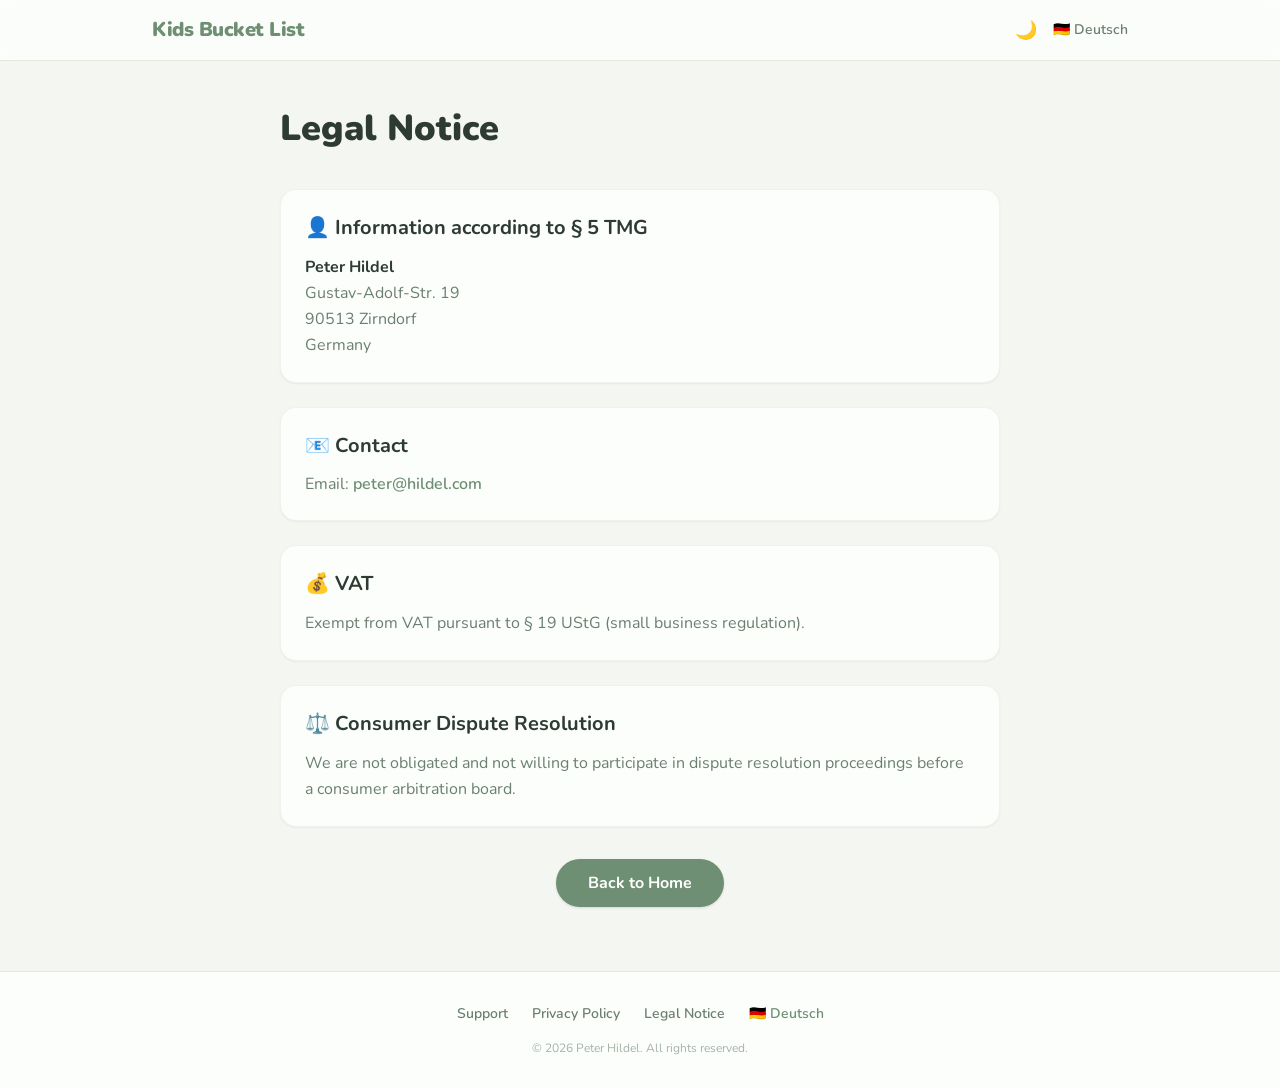
<file: impressum-en.html>
<!DOCTYPE html>
<html lang="en">
<head>
  <meta charset="UTF-8">
  <meta name="viewport" content="width=device-width, initial-scale=1.0">
  <title>Legal Notice | Kids Bucket List</title>
  <link rel="icon" type="image/png" href="app-icon.png">
  <link rel="apple-touch-icon" href="app-icon.png">
  <link rel="stylesheet" href="assets/site.css">
  <script>
    (function() {
      const saved = localStorage.getItem('theme');
      if (saved === 'dark' || (!saved && window.matchMedia('(prefers-color-scheme: dark)').matches)) {
        document.documentElement.classList.add('dark');
      }
    })();
  </script>
  <link href="https://fonts.googleapis.com/css2?family=Nunito:wght@400;600;700;800;900&amp;display=swap" rel="stylesheet">
</head>
<body class="min-h-screen bg-kbg dark:bg-dkbg text-ktext dark:text-dktext font-nunito flex flex-col transition-colors duration-200">

  <nav class="bg-ksurf/90 dark:bg-dksurf/90 backdrop-blur-sm border-b border-sage/20 dark:border-sage-l/10 sticky top-0 z-50">
    <div class="max-w-5xl mx-auto px-6 py-4 flex items-center justify-between">
      <a href="index-en.html" class="text-xl font-black text-sage dark:text-sage-l tracking-tight">Kids Bucket List</a>
      <div class="flex items-center gap-4">
        <button id="theme-toggle" aria-label="Toggle dark mode" class="text-kmuted dark:text-dkmuted hover:text-sage dark:hover:text-sage-l transition text-lg">🌙</button>
        <a href="impressum.html" class="text-kmuted dark:text-dkmuted hover:text-sage dark:hover:text-sage-l font-semibold transition text-sm">🇩🇪 Deutsch</a>
      </div>
    </div>
  </nav>

  <main class="max-w-3xl mx-auto px-6 py-12 flex-1">
    <h1 class="text-4xl font-black text-ktext dark:text-dktext mb-10">Legal Notice</h1>

    <section class="bg-ksurf dark:bg-dksurf rounded-2xl p-6 mb-6 shadow-sm border border-sage/10 dark:border-sage-l/10">
      <h2 class="text-xl font-bold mb-3 flex items-center gap-2 text-ktext dark:text-dktext">👤 Information according to § 5 TMG</h2>
      <p class="text-kmuted dark:text-dkmuted leading-relaxed">
        <span class="font-bold text-ktext dark:text-dktext">Peter Hildel</span><br>
        Gustav-Adolf-Str. 19<br>90513 Zirndorf<br>Germany
      </p>
    </section>

    <section class="bg-ksurf dark:bg-dksurf rounded-2xl p-6 mb-6 shadow-sm border border-sage/10 dark:border-sage-l/10">
      <h2 class="text-xl font-bold mb-3 flex items-center gap-2 text-ktext dark:text-dktext">📧 Contact</h2>
      <p class="text-kmuted dark:text-dkmuted">
        Email: <a href="mailto:peter@hildel.com" class="text-sage dark:text-sage-l hover:underline font-semibold">peter@hildel.com</a>
      </p>
    </section>

    <section class="bg-ksurf dark:bg-dksurf rounded-2xl p-6 mb-6 shadow-sm border border-sage/10 dark:border-sage-l/10">
      <h2 class="text-xl font-bold mb-3 flex items-center gap-2 text-ktext dark:text-dktext">💰 VAT</h2>
      <p class="text-kmuted dark:text-dkmuted leading-relaxed">
        Exempt from VAT pursuant to § 19 UStG (small business regulation).
      </p>
    </section>

    <section class="bg-ksurf dark:bg-dksurf rounded-2xl p-6 mb-6 shadow-sm border border-sage/10 dark:border-sage-l/10">
      <h2 class="text-xl font-bold mb-3 flex items-center gap-2 text-ktext dark:text-dktext">⚖️ Consumer Dispute Resolution</h2>
      <p class="text-kmuted dark:text-dkmuted leading-relaxed">
        We are not obligated and not willing to participate in dispute resolution proceedings before a consumer arbitration board.
      </p>
    </section>

    <div class="text-center mt-8">
      <a href="index-en.html" class="inline-block px-8 py-3 rounded-full bg-sage dark:bg-sage-d text-white font-bold shadow hover:bg-sage-d transition">Back to Home</a>
    </div>
  </main>

  <footer class="bg-ksurf dark:bg-dksurf border-t border-sage/20 dark:border-sage-l/10 py-8 mt-4">
    <div class="max-w-4xl mx-auto px-6">
      <div class="flex flex-wrap gap-6 text-sm justify-center mb-4">
        <a href="support-en.html" class="text-kmuted dark:text-dkmuted hover:text-sage dark:hover:text-sage-l transition font-semibold">Support</a>
        <a href="privacy-en.html" class="text-kmuted dark:text-dkmuted hover:text-sage dark:hover:text-sage-l transition font-semibold">Privacy Policy</a>
        <a href="impressum-en.html" class="text-kmuted dark:text-dkmuted hover:text-sage dark:hover:text-sage-l transition font-semibold">Legal Notice</a>
        <a href="impressum.html" class="text-sage dark:text-sage-l hover:text-sage-d transition font-semibold">🇩🇪 Deutsch</a>
      </div>
      <div class="text-center text-xs text-kmuted/60 dark:text-dkmuted/60">&copy; 2026 Peter Hildel. All rights reserved.</div>
    </div>
  </footer>

  <script>
    const toggle = document.getElementById('theme-toggle');
    function updateIcon() { toggle.textContent = document.documentElement.classList.contains('dark') ? '☀️' : '🌙'; }
    updateIcon();
    toggle.addEventListener('click', () => {
      document.documentElement.classList.toggle('dark');
      localStorage.setItem('theme', document.documentElement.classList.contains('dark') ? 'dark' : 'light');
      updateIcon();
    });
  </script>
</body>
</html>
</file>
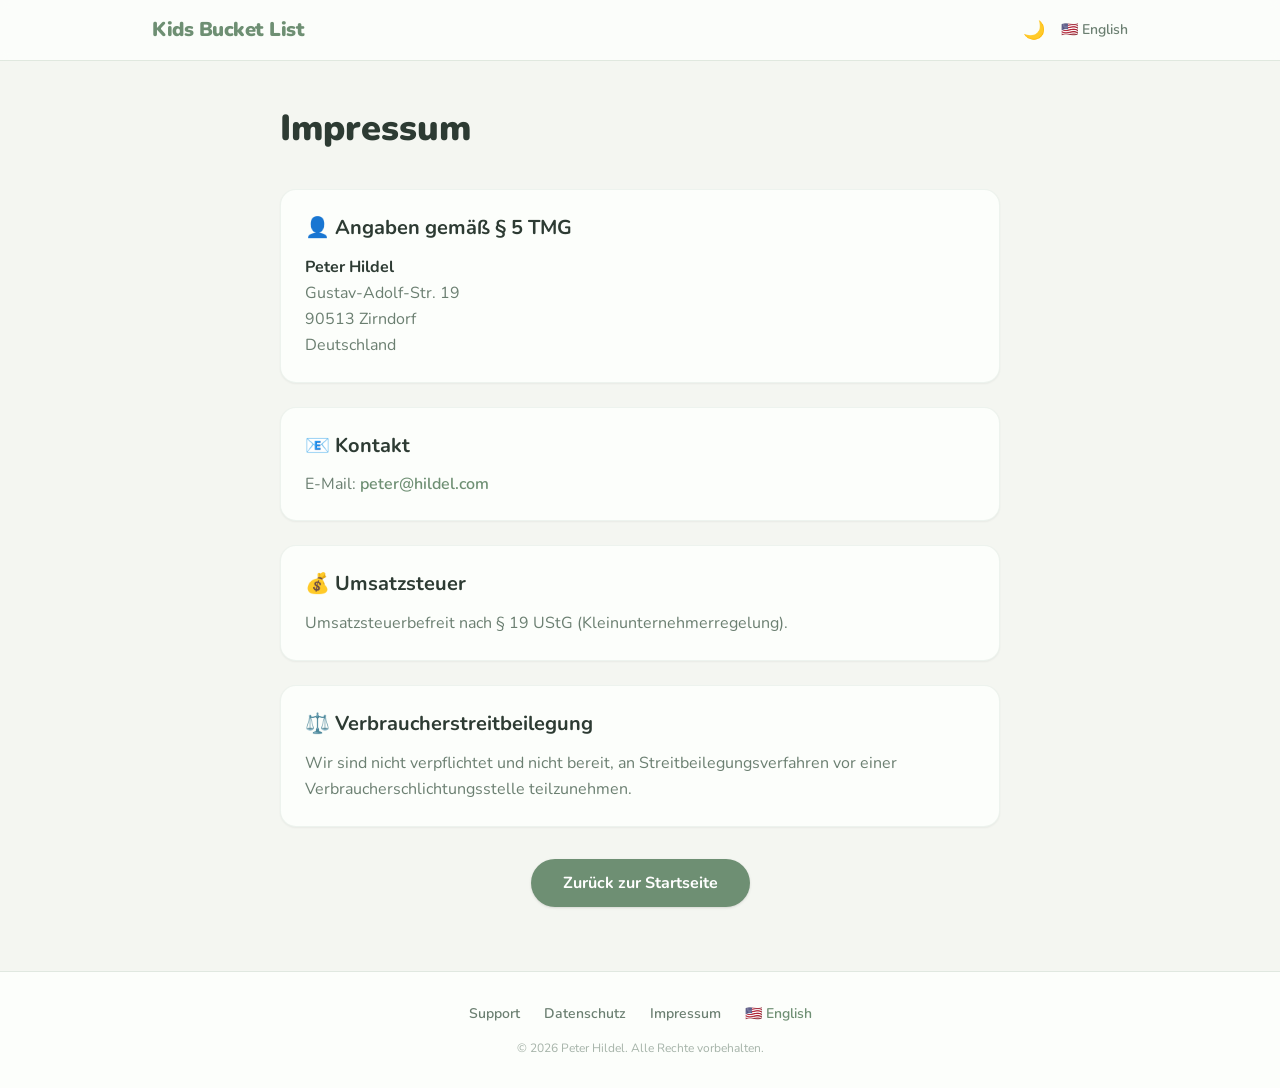
<file: impressum.html>
<!DOCTYPE html>
<html lang="de">
<head>
  <meta charset="UTF-8">
  <meta name="viewport" content="width=device-width, initial-scale=1.0">
  <title>Impressum | Kids Bucket List</title>
  <link rel="icon" type="image/png" href="app-icon.png">
  <link rel="apple-touch-icon" href="app-icon.png">
  <link rel="stylesheet" href="assets/site.css">
  <script>
    (function() {
      const saved = localStorage.getItem('theme');
      if (saved === 'dark' || (!saved && window.matchMedia('(prefers-color-scheme: dark)').matches)) {
        document.documentElement.classList.add('dark');
      }
    })();
  </script>
  <link href="https://fonts.googleapis.com/css2?family=Nunito:wght@400;600;700;800;900&amp;display=swap" rel="stylesheet">
</head>
<body class="min-h-screen bg-kbg dark:bg-dkbg text-ktext dark:text-dktext font-nunito flex flex-col transition-colors duration-200">

  <nav class="bg-ksurf/90 dark:bg-dksurf/90 backdrop-blur-sm border-b border-sage/20 dark:border-sage-l/10 sticky top-0 z-50">
    <div class="max-w-5xl mx-auto px-6 py-4 flex items-center justify-between">
      <a href="index.html" class="text-xl font-black text-sage dark:text-sage-l tracking-tight">Kids Bucket List</a>
      <div class="flex items-center gap-4">
        <button id="theme-toggle" aria-label="Dark Mode umschalten" class="text-kmuted dark:text-dkmuted hover:text-sage dark:hover:text-sage-l transition text-lg">🌙</button>
        <a href="impressum-en.html" class="text-kmuted dark:text-dkmuted hover:text-sage dark:hover:text-sage-l font-semibold transition text-sm">🇺🇸 English</a>
      </div>
    </div>
  </nav>

  <main class="max-w-3xl mx-auto px-6 py-12 flex-1">
    <h1 class="text-4xl font-black text-ktext dark:text-dktext mb-10">Impressum</h1>

    <section class="bg-ksurf dark:bg-dksurf rounded-2xl p-6 mb-6 shadow-sm border border-sage/10 dark:border-sage-l/10">
      <h2 class="text-xl font-bold mb-3 flex items-center gap-2 text-ktext dark:text-dktext">👤 Angaben gemäß § 5 TMG</h2>
      <p class="text-kmuted dark:text-dkmuted leading-relaxed">
        <span class="font-bold text-ktext dark:text-dktext">Peter Hildel</span><br>
        Gustav-Adolf-Str. 19<br>90513 Zirndorf<br>Deutschland
      </p>
    </section>

    <section class="bg-ksurf dark:bg-dksurf rounded-2xl p-6 mb-6 shadow-sm border border-sage/10 dark:border-sage-l/10">
      <h2 class="text-xl font-bold mb-3 flex items-center gap-2 text-ktext dark:text-dktext">📧 Kontakt</h2>
      <p class="text-kmuted dark:text-dkmuted">
        E-Mail: <a href="mailto:peter@hildel.com" class="text-sage dark:text-sage-l hover:underline font-semibold">peter@hildel.com</a>
      </p>
    </section>

    <section class="bg-ksurf dark:bg-dksurf rounded-2xl p-6 mb-6 shadow-sm border border-sage/10 dark:border-sage-l/10">
      <h2 class="text-xl font-bold mb-3 flex items-center gap-2 text-ktext dark:text-dktext">💰 Umsatzsteuer</h2>
      <p class="text-kmuted dark:text-dkmuted leading-relaxed">
        Umsatzsteuerbefreit nach § 19 UStG (Kleinunternehmerregelung).
      </p>
    </section>

    <section class="bg-ksurf dark:bg-dksurf rounded-2xl p-6 mb-6 shadow-sm border border-sage/10 dark:border-sage-l/10">
      <h2 class="text-xl font-bold mb-3 flex items-center gap-2 text-ktext dark:text-dktext">⚖️ Verbraucherstreitbeilegung</h2>
      <p class="text-kmuted dark:text-dkmuted leading-relaxed">
        Wir sind nicht verpflichtet und nicht bereit, an Streitbeilegungsverfahren vor einer Verbraucherschlichtungsstelle teilzunehmen.
      </p>
    </section>

    <div class="text-center mt-8">
      <a href="index.html" class="inline-block px-8 py-3 rounded-full bg-sage dark:bg-sage-d text-white font-bold shadow hover:bg-sage-d transition">Zurück zur Startseite</a>
    </div>
  </main>

  <footer class="bg-ksurf dark:bg-dksurf border-t border-sage/20 dark:border-sage-l/10 py-8 mt-4">
    <div class="max-w-4xl mx-auto px-6">
      <div class="flex flex-wrap gap-6 text-sm justify-center mb-4">
        <a href="support.html" class="text-kmuted dark:text-dkmuted hover:text-sage dark:hover:text-sage-l transition font-semibold">Support</a>
        <a href="privacy.html" class="text-kmuted dark:text-dkmuted hover:text-sage dark:hover:text-sage-l transition font-semibold">Datenschutz</a>
        <a href="impressum.html" class="text-kmuted dark:text-dkmuted hover:text-sage dark:hover:text-sage-l transition font-semibold">Impressum</a>
        <a href="impressum-en.html" class="text-sage dark:text-sage-l hover:text-sage-d transition font-semibold">🇺🇸 English</a>
      </div>
      <div class="text-center text-xs text-kmuted/60 dark:text-dkmuted/60">&copy; 2026 Peter Hildel. Alle Rechte vorbehalten.</div>
    </div>
  </footer>

  <script>
    const toggle = document.getElementById('theme-toggle');
    function updateIcon() { toggle.textContent = document.documentElement.classList.contains('dark') ? '☀️' : '🌙'; }
    updateIcon();
    toggle.addEventListener('click', () => {
      document.documentElement.classList.toggle('dark');
      localStorage.setItem('theme', document.documentElement.classList.contains('dark') ? 'dark' : 'light');
      updateIcon();
    });
  </script>
</body>
</html>
</file>
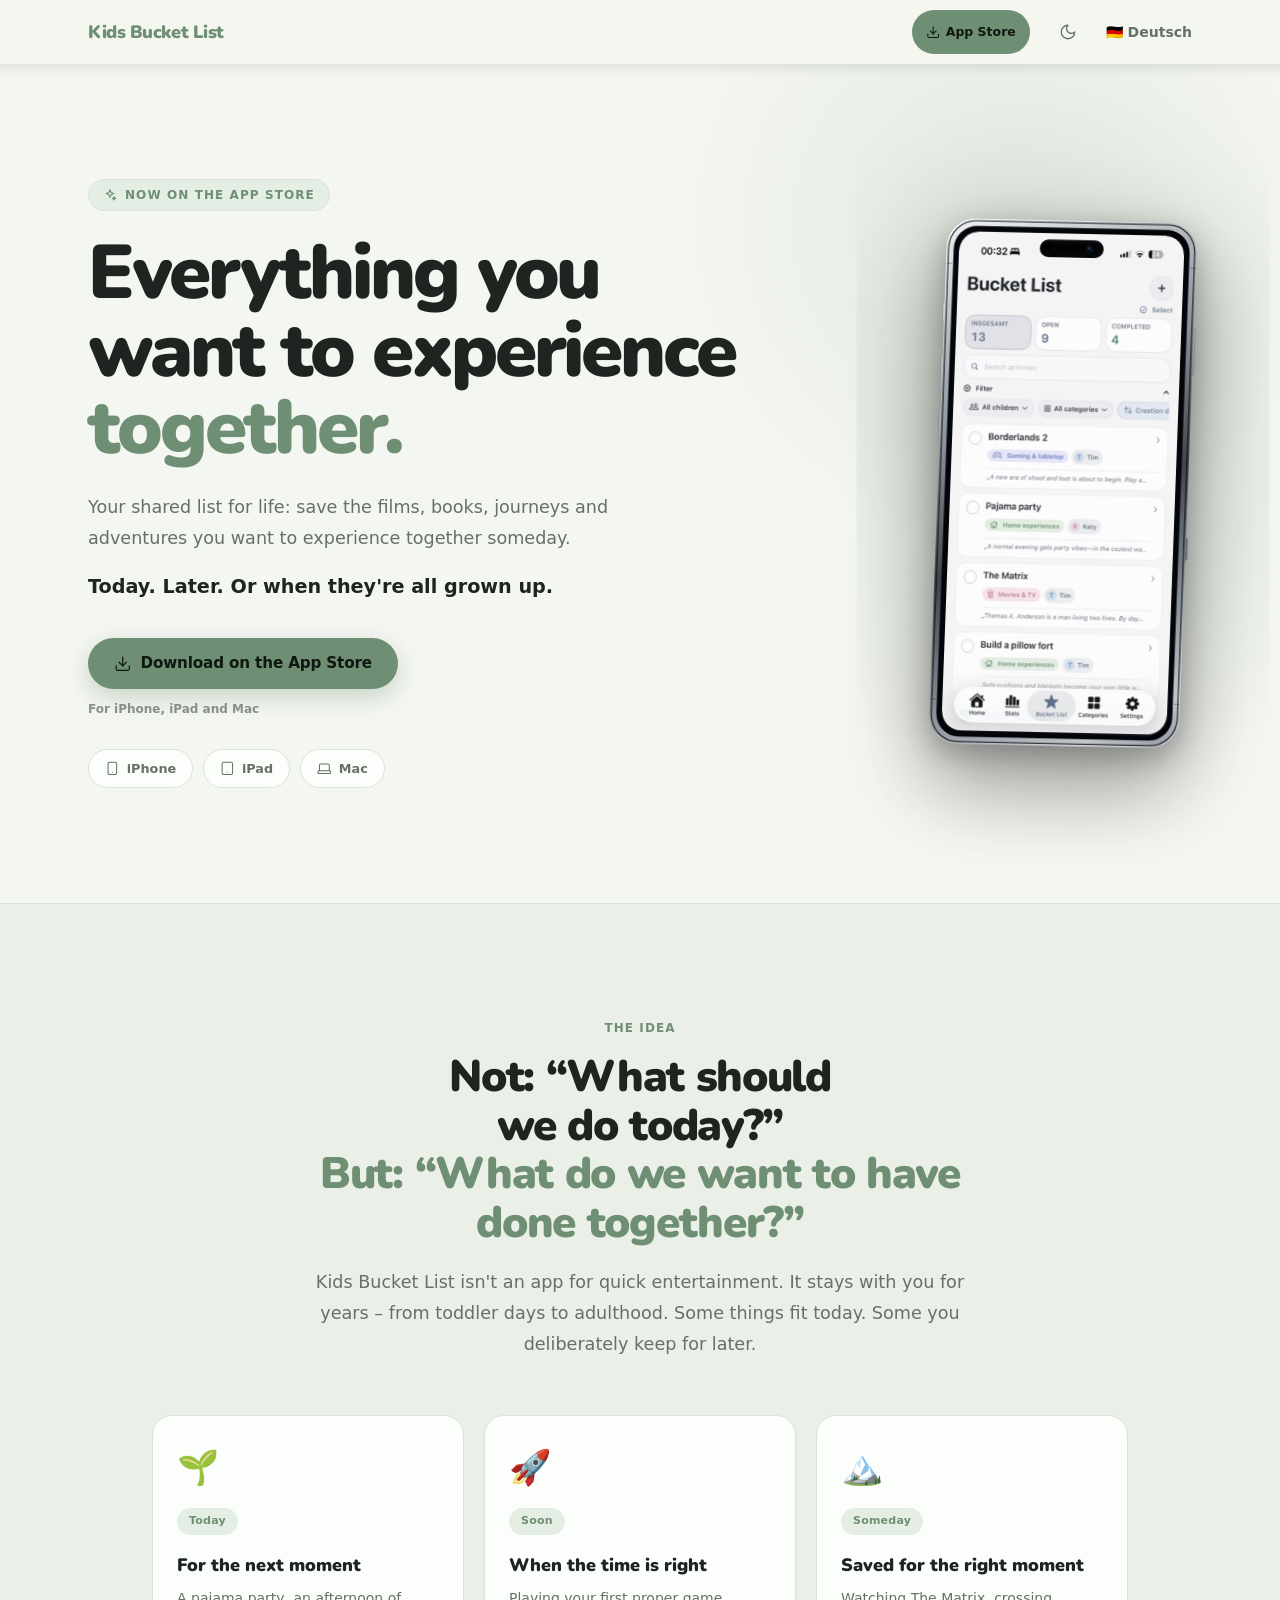
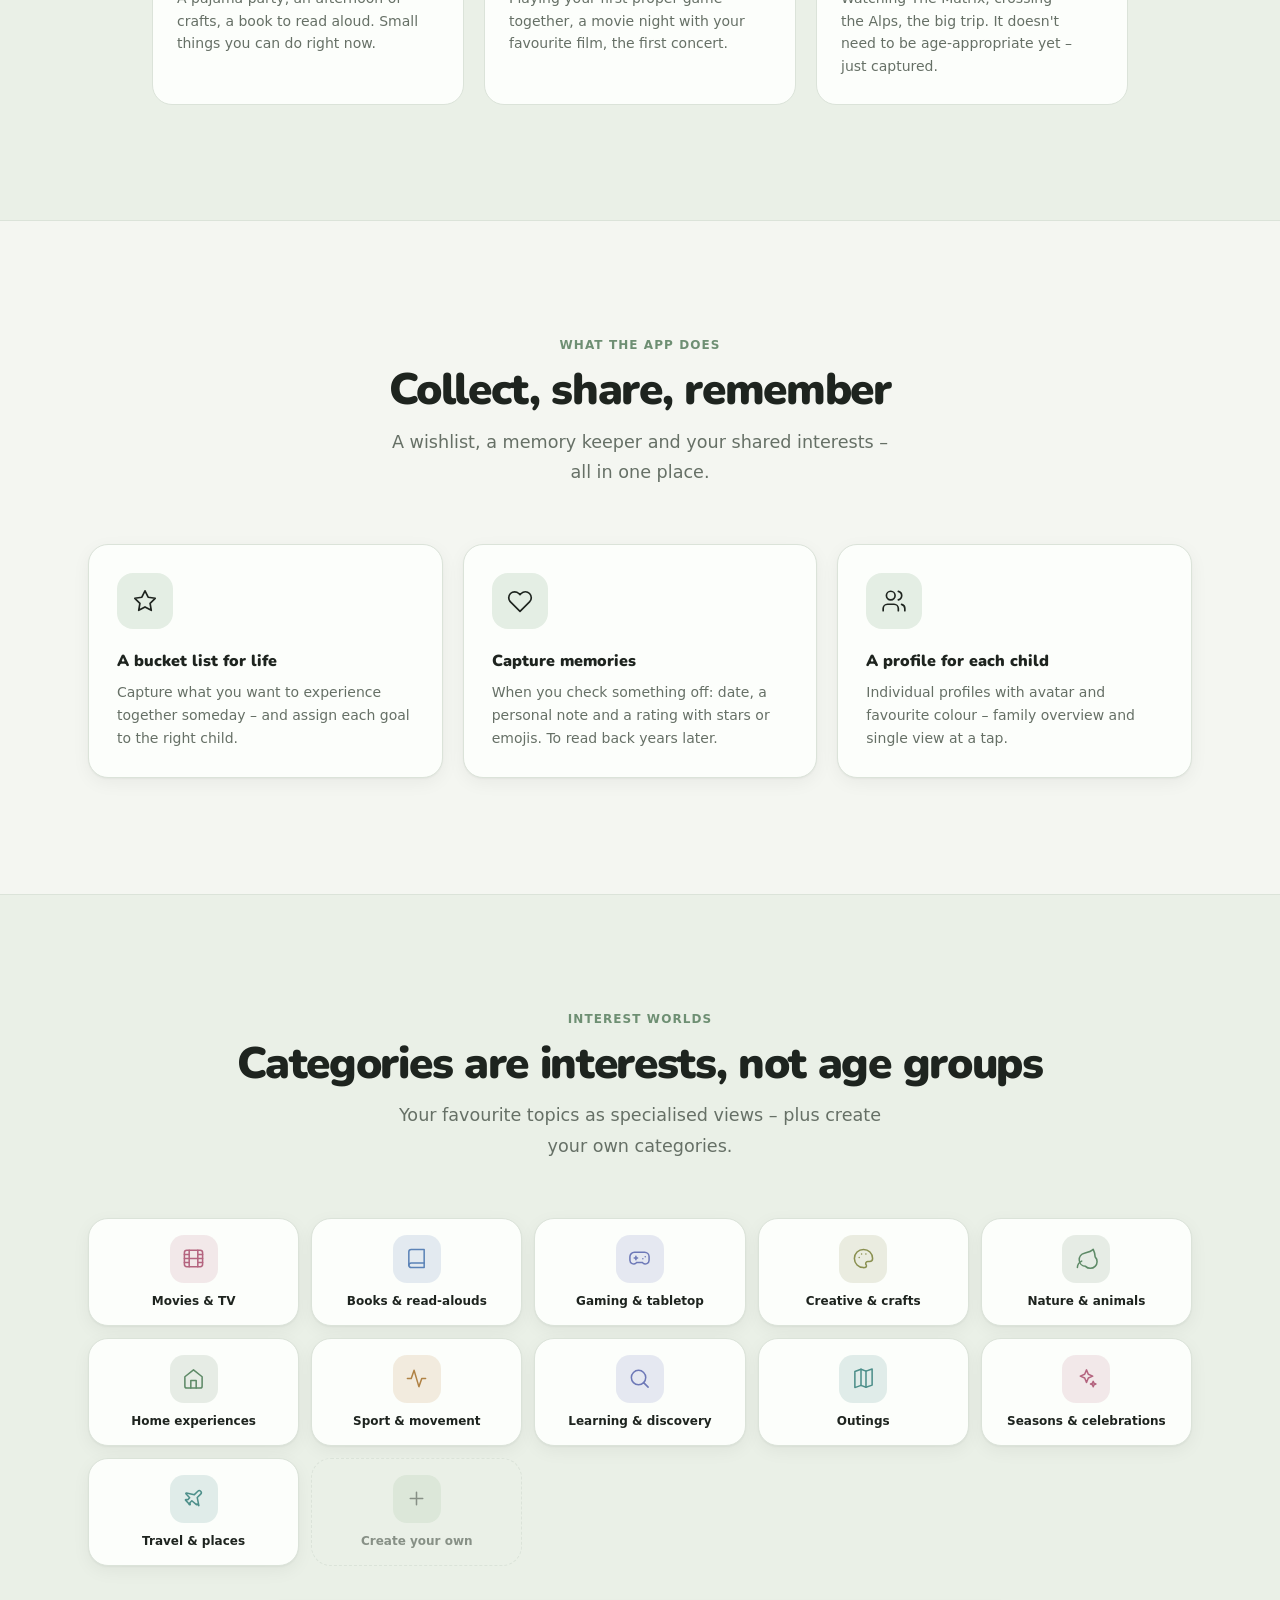
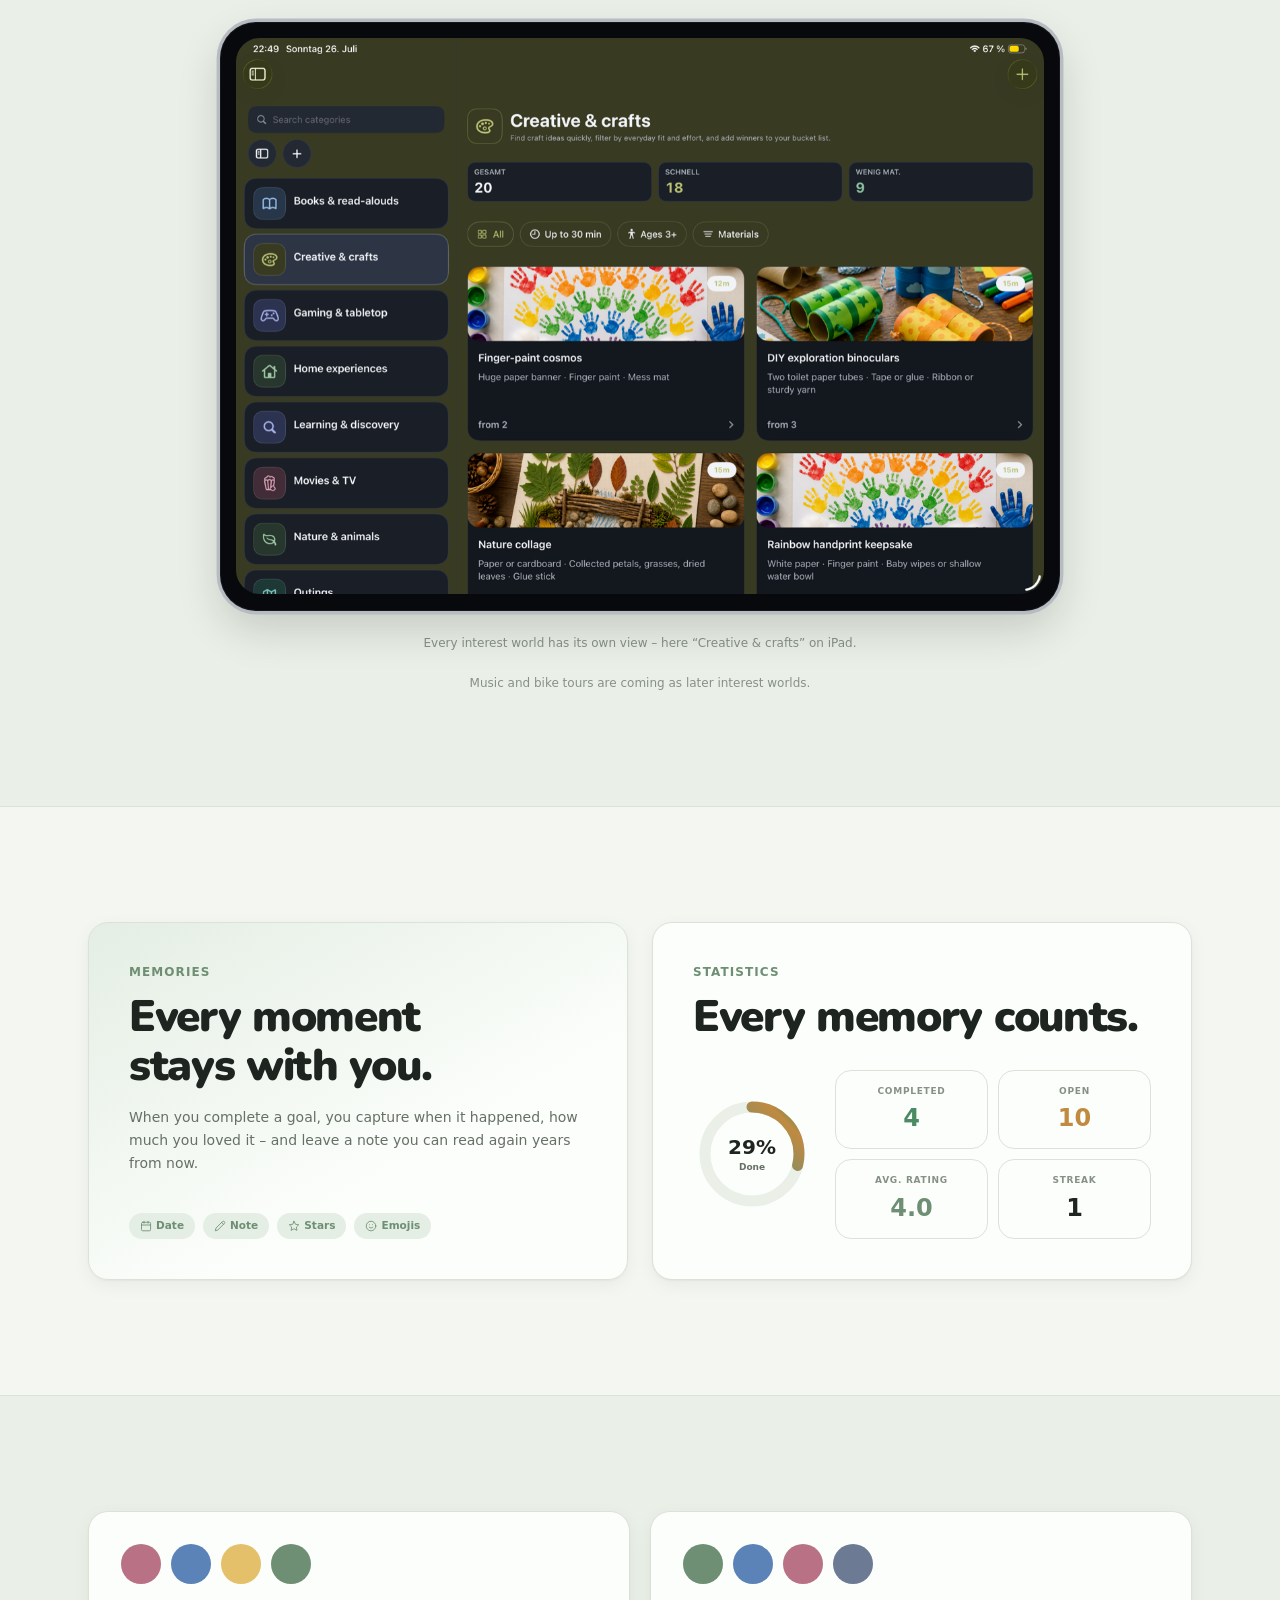
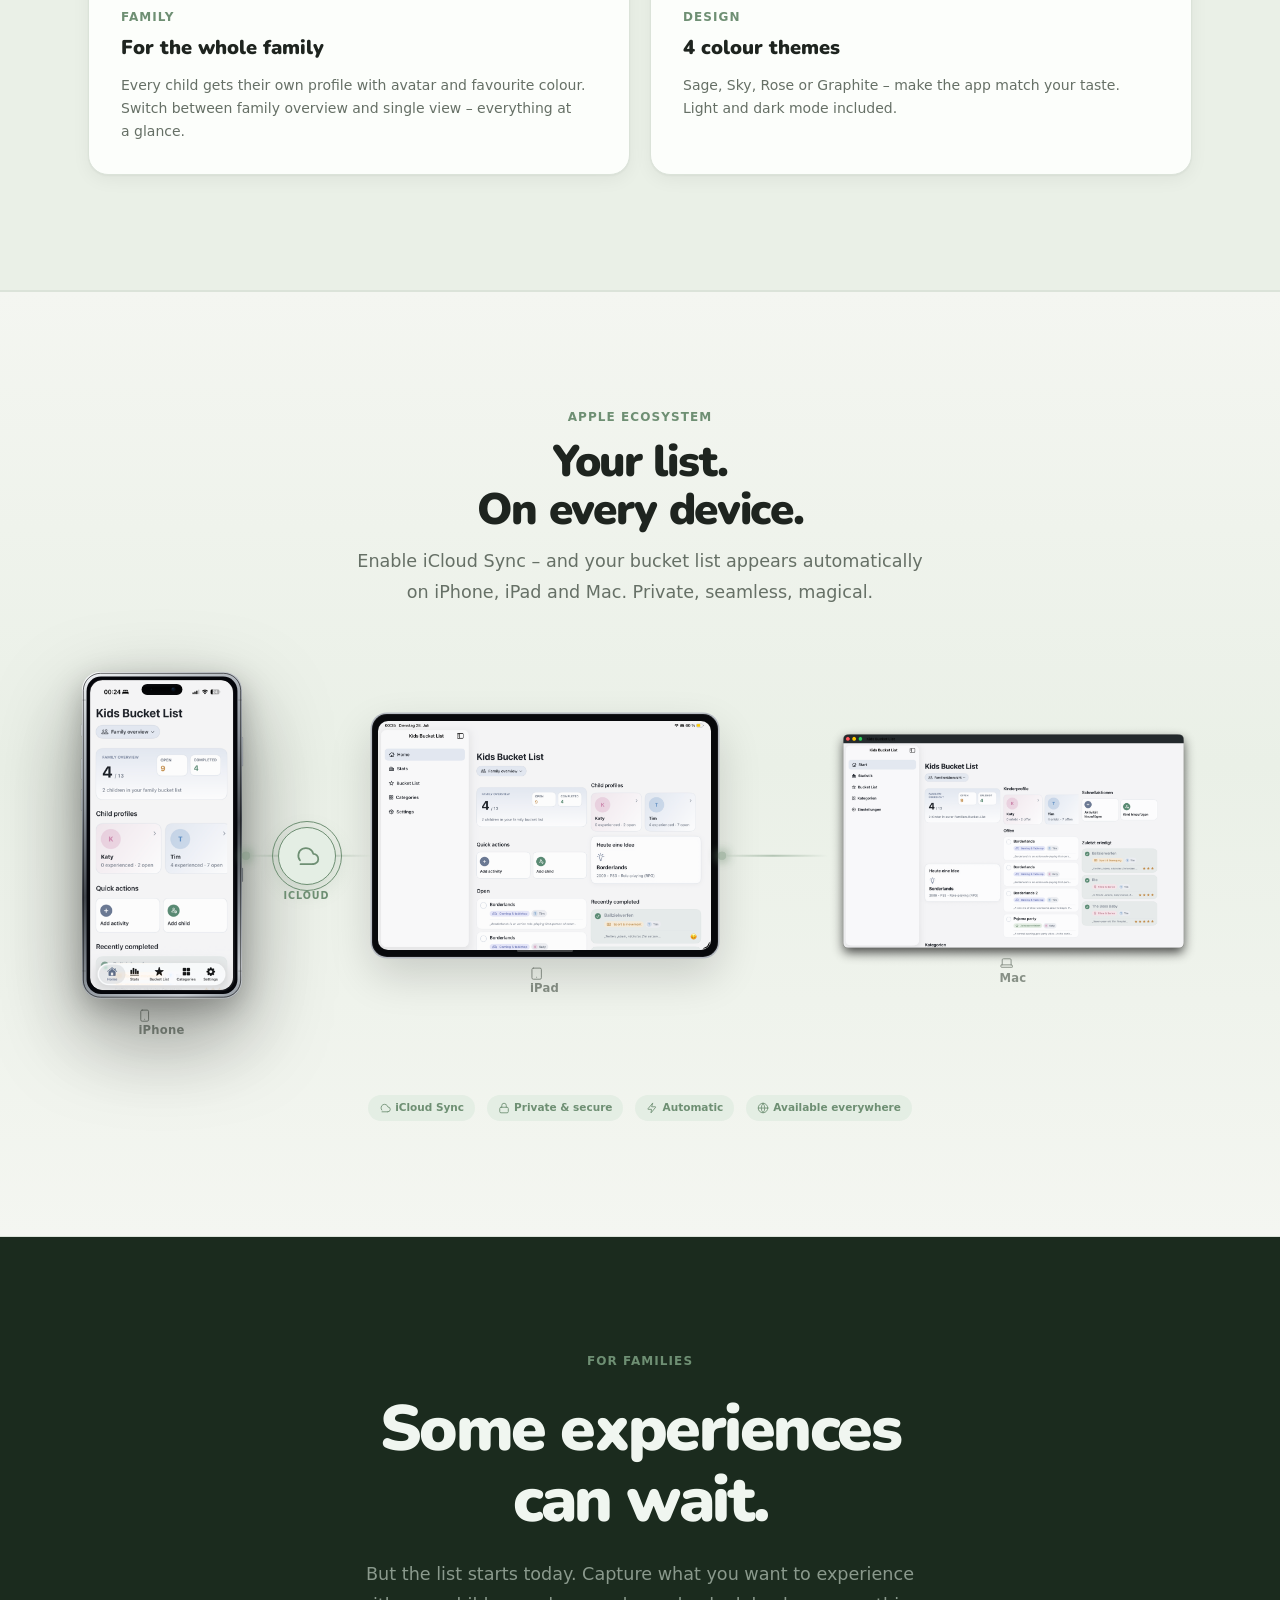
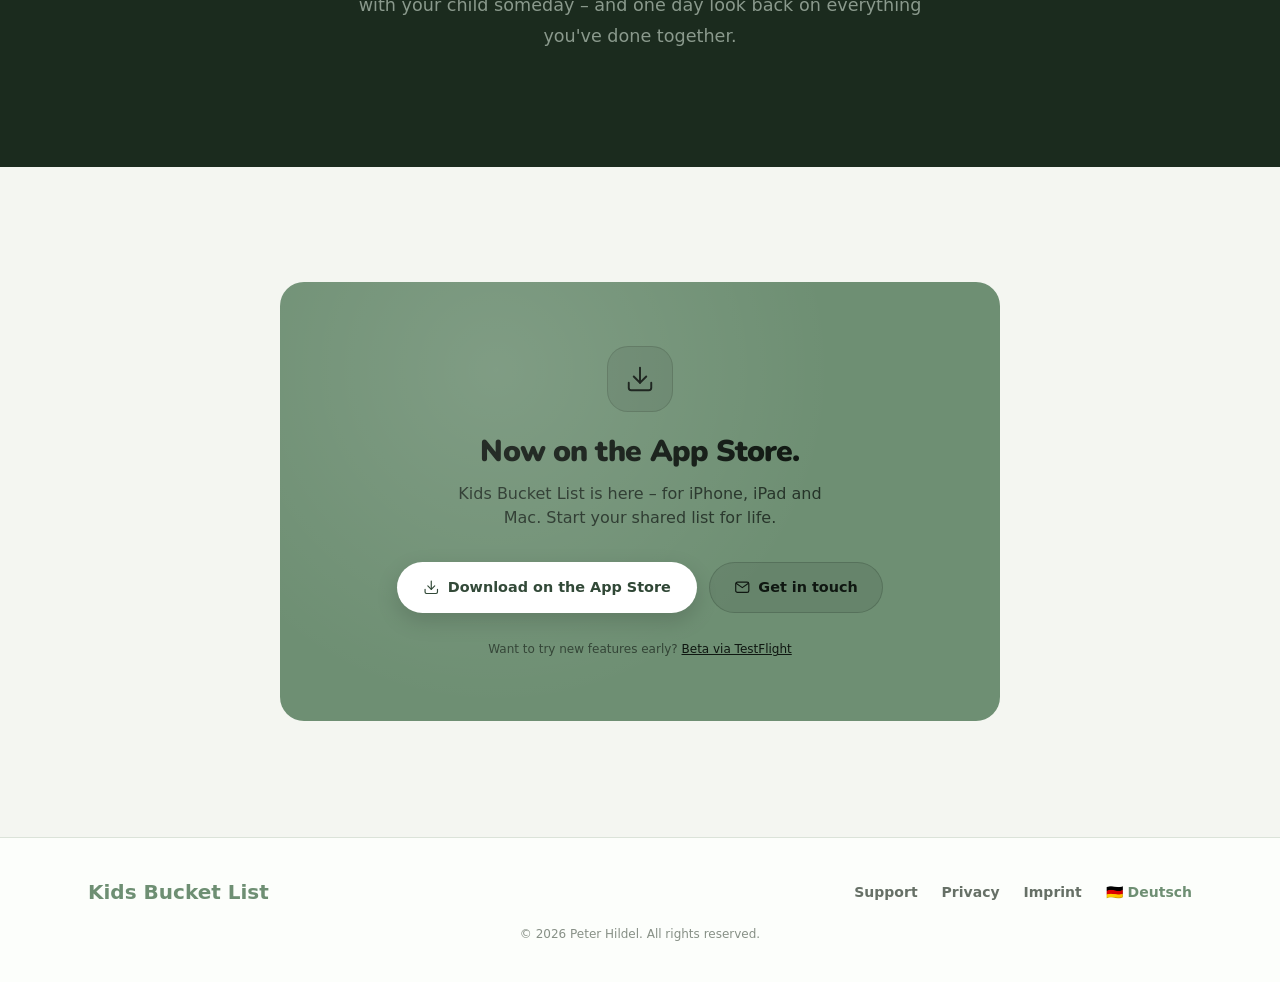
<file: index-en.html>
<!DOCTYPE html>
<html lang="en">
<head>
  <meta charset="UTF-8">
  <meta name="viewport" content="width=device-width, initial-scale=1.0">
  <title>Kids Bucket List – Your shared bucket list for life.</title>
  <meta name="description" content="Kids Bucket List – capture what you want to experience with your child someday. Favourite films, books, games, travel and adventures. Today, later or when they're all grown up. Now on the App Store for iPhone, iPad and Mac.">
  <link rel="icon" type="image/png" href="app-icon.png">
  <link rel="apple-touch-icon" href="app-icon.png">
  <link rel="stylesheet" href="assets/site.css">
  <style>
    /* ── ICON SYSTEM ──
       One sprite, stroked with currentColor so icons inherit the colour of
       whatever they sit in. Matches the line-icon language of the app itself. */
    .kbl-icons { position:absolute; width:0; height:0; overflow:hidden; }
    .ico {
      width:1em; height:1em; flex:none;
      fill:none; stroke:currentColor;
      stroke-width:1.7; stroke-linecap:round; stroke-linejoin:round;
      vertical-align:-0.14em;
    }
    .chip .ico, .pbadge .ico, .sum-pill .ico, .dev-label .ico,
    .btn-primary .ico, .btn-solid .ico, .btn-ghost .ico, .btn-nav .ico { width:1.15em; height:1.15em; }
    .ico-eyebrow { width:14px; height:14px; stroke-width:1.9; color:var(--accent); }
    .eyebrow { white-space:nowrap; }
    .ico-feat   { width:26px; height:26px; stroke-width:1.55; }
    .ico-cat    { width:23px; height:23px; stroke-width:1.6; }
    .ico-beacon { width:26px; height:26px; stroke-width:1.6; }
    .ico-cta    { width:30px; height:30px; stroke-width:1.55; }
    .cta-glyph {
      width:66px; height:66px; margin:0 auto 22px; border-radius:21px;
      display:flex; align-items:center; justify-content:center; color:#fff;
      background:rgba(255,255,255,.17); border:1px solid rgba(255,255,255,.26);
    }
    .icon-btn {
      display:inline-flex; align-items:center; justify-content:center;
      width:44px; height:44px; flex:0 0 44px; border-radius:999px; color:var(--text-sec);
      transition:background .2s ease, color .2s ease;
      touch-action:manipulation;
    }
    .icon-btn:hover { background:var(--surf-muted); color:var(--text-pri); }
    .icon-btn .ico { width:18px; height:18px; }

    /* ── POLISH ── */
    ::selection { background:var(--accent-soft); color:var(--text-pri); }
    :focus-visible { outline:2px solid var(--accent); outline-offset:3px; border-radius:8px; }
    .display, .headline, h1, h2, h3 { text-wrap:balance; }
    .body-lg, p { text-wrap:pretty; }
    /* ── TOKENS ── */
    :root {
      --accent:#6E8F73; --accent-soft:#E4EEE4;
      --on-accent:#0F1711;
      --surface:#FCFEFB; --surf-muted:#EAF0E7; --surf-strong:#DCE7D9;
      --bg:#F4F6F1; --stroke:#DBE3D9;
      --text-pri:#1E241F; --text-sec:#667066; --text-ter:#879086;
      --success:#4C8A63; --success-soft:#DFF0E6; --warning:#C08A41;
    }
    .dark {
      --accent:#9CC1A2; --accent-soft:#334238;
      --on-accent:#0F1711;
      --surface:#212723; --surf-muted:#283029; --surf-strong:#313A32;
      --bg:#161A17; --stroke:#343D35;
      --text-pri:#EEF4EE; --text-sec:#AAB6AB; --text-ter:#8C978D;
      --success:#86BE97; --success-soft:#1E3327; --warning:#E0B271;
    }

    html { scroll-behavior:smooth; }
    body {
      background:var(--bg); color:var(--text-pri);
      font-family:system-ui,-apple-system,BlinkMacSystemFont,"Segoe UI",sans-serif;
      transition:background 250ms ease,color 250ms ease;
    }

    /* ── TYPOGRAPHY ── */
    .display, .headline, h1, h2, h3, .brand-name {
      font-family:"Nunito",system-ui,sans-serif;
      font-optical-sizing:auto;
    }
    .display {
      font-size:clamp(2.6rem,6vw,4.75rem);
      font-weight:900; letter-spacing:-0.04em; line-height:1.02;
    }
    .headline {
      font-size:clamp(1.75rem,3.5vw,2.75rem);
      font-weight:900; letter-spacing:-0.03em; line-height:1.1;
    }
    .eyebrow {
      font-size:0.75rem; font-weight:750;
      letter-spacing:0.09em; text-transform:uppercase; color:var(--accent);
    }
    .body-lg { font-size:clamp(1rem,1.4vw,1.1rem); line-height:1.75; color:var(--text-sec); }

    /* ── SCROLL REVEAL ── */
    .reveal { opacity:0; transform:translateY(22px);
      transition:opacity .65s cubic-bezier(.22,1,.36,1), transform .65s cubic-bezier(.22,1,.36,1); }
    .reveal.in { opacity:1; transform:none; }
    .d1{transition-delay:.07s} .d2{transition-delay:.14s} .d3{transition-delay:.21s}
    .d4{transition-delay:.28s} .d5{transition-delay:.35s} .d6{transition-delay:.42s}

    /* ── NAV ── */
    .nav-blur {
      background:rgba(244,246,241,.88);
      backdrop-filter:blur(24px) saturate(1.8);
      -webkit-backdrop-filter:blur(24px) saturate(1.8);
      position:sticky;
    }
    .dark .nav-blur { background:rgba(22,26,23,.88); }
    .nav-blur::after {
      content:""; position:absolute; left:0; right:0; bottom:-12px; height:12px;
      background:linear-gradient(to bottom,rgba(20,28,22,.08),transparent);
      pointer-events:none;
    }
    .nav-inner { min-height:64px; }
    .brand-name { white-space:nowrap; line-height:1; }
    .nav-actions { min-width:0; }
    .nav-label-short, .language-short { display:none; }
    .language-link {
      min-height:44px; display:inline-flex; align-items:center; justify-content:center;
      white-space:nowrap; touch-action:manipulation;
    }

    /* ── CARDS ── */
    .card {
      background:var(--surface); border:1px solid var(--stroke);
      border-radius:20px; box-shadow:0 1px 2px rgba(16,24,18,.04), 0 5px 18px rgba(16,24,18,.05);
      transition:box-shadow .25s ease;
    }
    .dark .card { box-shadow:0 4px 20px rgba(0,0,0,.2); }
    .card-muted { background:var(--surf-muted); border:1px solid var(--stroke); border-radius:20px; }

    /* ── FEATURE ICON ── */
    .feat-icon {
      width:56px; height:56px; border-radius:16px;
      display:flex; align-items:center; justify-content:center;
      background:var(--accent-soft); font-size:28px; flex-shrink:0;
    }
    /* ── CATEGORY ICON ── */
    .cat-icon {
      width:48px; height:48px; border-radius:14px;
      display:flex; align-items:center; justify-content:center;
      font-size:24px; flex-shrink:0;
    }
    /* ── CHIP ── */
    .chip {
      display:inline-flex; align-items:center; gap:4px;
      padding:5px 11px; border-radius:999px;
      font-size:10.5px; font-weight:700;
      background:var(--surf-muted); color:var(--text-sec); white-space:nowrap;
    }
    /* ── STAT TILE ── */
    .stat-tile {
      background:var(--surface); border:1px solid var(--stroke);
      border-radius:16px; padding:14px 16px; text-align:center;
    }
    /* ── DIVIDER ── */
    .divider { height:.5px; background:var(--stroke); }
    /* ── ACTIVITY ROW ── */
    .arow { display:flex; align-items:center; gap:9px; padding:9px 0; }
    .cdone {
      width:18px; height:18px; border-radius:50%; background:var(--success);
      display:flex; align-items:center; justify-content:center; flex-shrink:0;
    }
    .copen { width:18px; height:18px; border-radius:50%; border:1.5px solid var(--stroke); flex-shrink:0; }

    /* ═══ PREMIUM HERO PHONE (ShotForge-inspired) ═══ */
    .hero-stage { perspective:2200px; }
    .hero-phone-3d {
      transform:rotateY(-14deg) rotateX(4deg) rotateZ(1.2deg);
      transform-style:preserve-3d;
      transition:transform .6s cubic-bezier(.22,1,.36,1);
    }
    .hero-phone-3d:hover { transform:rotateY(-7deg) rotateX(2deg) rotateZ(.5deg); }
    @media (max-width:1023px){ .hero-phone-3d{ transform:none; } }

    .hero-float { transform:translateY(0); }

    /* ═══ DEVICE FRAMES ═══
       Geometry ported from ShotForge (lib/deviceFrames.ts + IPhoneFrame.tsx):
       Apple's official 1470x3000 body ratio, 75/1470 bezel inset, shell radius
       0.115x, hardware buttons, antenna lines and layered edge strokes. */
    .kbl-defs { position:absolute; width:0; height:0; overflow:hidden; }
    .device-phone {
      position:relative; aspect-ratio:1470/3000;
      filter:drop-shadow(0 34px 44px rgba(0,0,0,.34)) drop-shadow(0 10px 14px rgba(0,0,0,.26));
    }
    .dark .hero-stage::after {
      content:""; position:absolute; z-index:0; pointer-events:none;
      width:380px; height:560px; left:50%; top:50%;
      transform:translate(-50%,-50%);
      background:radial-gradient(ellipse,rgba(156,193,162,.18) 0%,rgba(156,193,162,.07) 42%,transparent 72%);
    }
    .dark .hero-stage .device-phone {
      filter:drop-shadow(0 0 1px rgba(238,244,238,.75))
             drop-shadow(0 30px 48px rgba(0,0,0,.58))
             drop-shadow(0 0 38px rgba(156,193,162,.28));
    }
    .dev-back, .dev-front {
      position:absolute; inset:0; width:100%; height:100%;
      overflow:visible; pointer-events:none;
    }
    .dev-back  { z-index:0; }
    .dev-front { z-index:20; }
    .dev-screen {
      position:absolute; inset:2.5% 5.102%; z-index:10;
      overflow:hidden; background:#000; border-radius:var(--screen-r,20px);
    }
    .dev-shot {
      display:block; width:100%; height:100%;
      object-fit:cover; object-position:center top;
    }

    /* ── HERO GLOW ── */
    .hero-glow {
      position:absolute; width:720px; height:720px;
      background:radial-gradient(circle,rgba(110,143,115,.14) 0%,transparent 65%);
      top:-200px; right:-80px; pointer-events:none;
      opacity:.9;
    }
    .dark .hero-glow { background:radial-gradient(circle,rgba(156,193,162,.08) 0%,transparent 65%); }

    /* ── SECTION SPACING ── */
    .section    { padding:clamp(4.5rem,9vw,7.5rem) 0; }
    .section-sm { padding:clamp(3rem,6vw,5rem) 0; }

    /* ── EMOTIONAL SECTION ── */
    .emotional { background:#1B2B1E; }
    .dark .emotional { background:#0D150F; }

    /* ── PLATFORM BADGE ── */
    .pbadge {
      display:inline-flex; align-items:center; gap:7px;
      padding:9px 16px; border-radius:999px;
      border:1px solid var(--stroke); background:var(--surface);
      font-size:.8rem; font-weight:700; color:var(--text-sec);
    }

    /* ── PRIMARY CTA (App Store) ── */
    .btn-primary {
      display:inline-flex; align-items:center; gap:9px;
      padding:14px 26px; border-radius:999px;
      background:var(--accent); color:var(--on-accent);
      font-size:.95rem; font-weight:800; letter-spacing:-.01em;
      box-shadow:0 8px 22px rgba(110,143,115,.32);
      transition:transform .2s ease, box-shadow .2s ease, filter .2s ease;
    }
    .btn-primary:hover { transform:translateY(-2px); box-shadow:0 14px 30px rgba(110,143,115,.42); filter:brightness(1.05); }
    .dark .btn-primary { box-shadow:0 8px 22px rgba(0,0,0,.42); }
    .btn-nav {
      display:inline-flex; align-items:center; gap:5px;
      padding:7px 14px; border-radius:999px;
      min-height:44px; background:var(--accent); color:var(--on-accent);
      font-size:.78rem; font-weight:800;
      transition:transform .2s ease, filter .2s ease;
    }
    .btn-nav:hover { transform:translateY(-1px); filter:brightness(1.06); }
    .btn-ghost {
      display:inline-flex; align-items:center; gap:8px;
      padding:14px 24px; border-radius:999px;
      background:rgba(255,255,255,.16); border:1px solid rgba(255,255,255,.32);
      color:#fff; font-size:.9rem; font-weight:700;
      transition:background .2s ease;
    }
    .btn-ghost:hover { background:rgba(255,255,255,.26); }
    .btn-solid {
      display:inline-flex; align-items:center; gap:8px;
      padding:14px 26px; border-radius:999px;
      background:#fff; color:#2A4230;
      font-size:.9rem; font-weight:800;
      box-shadow:0 8px 22px rgba(0,0,0,.16);
      transition:transform .2s ease, box-shadow .2s ease;
    }
    .btn-solid:hover { transform:translateY(-2px); box-shadow:0 14px 30px rgba(0,0,0,.22); }
    .btn-primary:active, .btn-nav:active, .btn-solid:active,
    .btn-ghost:active, .icon-btn:active, .language-link:active {
      transform:scale(.97); transition-duration:100ms;
    }

    /* ── PROGRESS RING ── */
    .ring-bg { stroke:var(--surf-muted); }
    .ring-fg { stroke:url(#grad1); stroke-linecap:round; }

    /* ── TIMELINE ── */
    .tl-card {
      background:var(--surface); border:1px solid var(--stroke);
      border-radius:20px; padding:26px 24px; position:relative; overflow:hidden;
      transition:box-shadow .25s ease;
    }
    .tl-badge {
      display:inline-flex; align-items:center; gap:6px;
      padding:5px 12px; border-radius:999px; font-size:11px; font-weight:800;
      letter-spacing:.02em; margin-bottom:16px;
      background:var(--accent-soft); color:var(--accent);
    }
    .tl-icon { font-size:34px; margin-bottom:14px; display:block; }

    /* ── SUMMARY STRIP ── */
    .sum-pill {
      display:inline-flex; align-items:center; gap:8px;
      padding:12px 20px; border-radius:999px;
      background:var(--surface); border:1px solid var(--stroke);
      font-size:.85rem; font-weight:800; color:var(--text-pri);
    }

    /* ── ECOSYSTEM ── */
    .eco-bg {
      background:linear-gradient(180deg, var(--bg) 0%, var(--surf-muted) 50%, var(--bg) 100%);
    }


    /* Mac — real window capture; macOS chrome and shadow are baked into
       the alpha, so it needs no frame of its own. Window = 91.69% of the
       image width, hence 371px for a ~340px window. */
    .mac-shot { display:block; width:371px; height:auto; }

    /* iPad — bezel is 2.8% of the short side. CSS padding % resolves against
       width, so landscape divides by the body aspect (1.4255). */
    .ipad-land {
      position:relative; padding:1.96%;
      border-radius:var(--ipad-r,16px); background:#08090c;
      box-shadow:0 0 0 var(--ipad-rim,1.6px) #b7bcc3,
                 inset 0 0 0 1px rgba(255,255,255,.06),
                 0 18px 44px rgba(0,0,0,.16);
    }
    .dark .ipad-land {
      box-shadow:0 0 0 var(--ipad-rim,1.6px) #3b3e45,
                 inset 0 0 0 1px rgba(255,255,255,.05),
                 0 18px 44px rgba(0,0,0,.48);
    }
    .ipad-shot { display:block; width:100%; height:auto; border-radius:var(--ipad-screen-r,10px); }

    /* Sync track & particles */
    .sp {
      position:absolute;
      width:8px; height:8px; border-radius:50%;
      background:var(--accent);
      box-shadow:0 0 10px 2px rgba(110,143,115,.75);
      top:50%; margin-top:-4px;
      animation:sp-fwd 2.8s ease-in-out 3;
    }
    .sp.r  { animation-name:sp-rev; }
    .sp.d2 { animation-delay:.93s; }
    .sp.d3 { animation-delay:1.86s; }
    @keyframes sp-fwd {
      0%   { left:-4px; opacity:0; }
      8%   { opacity:1; }
      92%  { opacity:1; }
      100% { left:calc(100% + 4px); opacity:0; }
    }
    @keyframes sp-rev {
      0%   { left:calc(100% + 4px); opacity:0; }
      8%   { opacity:1; }
      92%  { opacity:1; }
      100% { left:-4px; opacity:0; }
    }

    /* Cloud hub — the real screenshots carry no sync badge of their own, so
       the sync story has to be told by the page around them. */
    .cloud-beacon {
      width:58px; height:58px; border-radius:50%;
      background:var(--accent-soft); border:1.5px solid var(--accent);
      display:flex; align-items:center; justify-content:center;
      color:var(--accent); flex-shrink:0; position:relative; z-index:2;
      box-shadow:0 6px 20px rgba(110,143,115,.22);
      animation:cb-pulse 3s ease-in-out 2;
    }
    .cloud-beacon::after {
      content:''; position:absolute; inset:-7px; border-radius:50%;
      border:1.5px solid var(--accent);
      animation:cb-ring 3s ease-out 2;
    }
    @keyframes cb-pulse {
      0%,100% { box-shadow:0 6px 18px rgba(110,143,115,.20); }
      50%      { box-shadow:0 6px 30px rgba(110,143,115,.42); }
    }
    @keyframes cb-ring {
      0%       { transform:scale(.92); opacity:.5; }
      70%,100% { transform:scale(1.55); opacity:0; }
    }
    .sync-hub-label {
      position:absolute; left:50%; top:58px; transform:translateX(-50%);
      font-size:.6rem; font-weight:800; letter-spacing:.1em;
      text-transform:uppercase; color:var(--accent); white-space:nowrap;
    }
    .sync-track {
      position:absolute; left:0; right:0; top:50%; transform:translateY(-50%);
      height:2.5px; border-radius:2px;
      background:linear-gradient(90deg, transparent, var(--accent) 50%, transparent);
      opacity:.45;
    }

    /* Per-device sync glow — staggered */
    .eco-glow { animation:eco-dev-glow 3s ease-in-out 1; }
    .eco-glow.g1 { animation-delay:0s; }
    .eco-glow.g2 { animation-delay:1s; }
    .eco-glow.g3 { animation-delay:2s; }
    @keyframes eco-dev-glow {
      0%,55%,100% { filter:drop-shadow(0 0 0 transparent); }
      75%          { filter:drop-shadow(0 0 10px rgba(110,143,115,.5)); }
    }

    .dev-label {
      font-size:.725rem; font-weight:700; letter-spacing:.02em;
      color:var(--text-ter); text-align:center; margin-top:10px;
    }
    /* Screenshots follow the page theme wherever a light capture exists.
       Source order matters: these sit after .dev-shot / .mac-shot so the
       display value here wins at equal specificity. */
    .shot-dark { display:none; }
    .dark .shot-dark { display:block; }
    .dark .shot-light { display:none; }

    /* ── ACCENT PANEL ── */
    .accent-panel { background:var(--accent); color:var(--on-accent); }
    .accent-panel .cta-glyph {
      color:var(--on-accent); background:rgba(15,23,17,.08); border-color:rgba(15,23,17,.16);
    }
    .accent-panel .accent-copy { color:rgba(15,23,17,.76); }
    .accent-panel .accent-meta { color:rgba(15,23,17,.64); }
    .accent-panel .accent-link { color:var(--on-accent); }
    .accent-panel .btn-ghost {
      color:var(--on-accent); background:rgba(15,23,17,.08); border-color:rgba(15,23,17,.18);
    }
    .accent-panel .btn-ghost:hover { background:rgba(15,23,17,.14); }

    @media (max-width:639px) {
      .section { padding:4rem 0; }
      .section-sm { padding:2.75rem 0; }
      .nav-inner { padding:.625rem 1rem; gap:.5rem; }
      .nav-actions { gap:.5rem; }
      .brand-name { font-size:.92rem; }
      .btn-nav { padding:7px 12px; }
      .nav-label-long, .language-long { display:none; }
      .nav-label-short, .language-short { display:inline; }
      .language-link { min-width:44px; font-size:.82rem; }
      .hero-section { padding:3rem 0 4rem; }
      .hero-layout { gap:2rem; }
      .hero-kicker { margin-bottom:1rem; }
      .hero-copy .display {
        margin-bottom:1.1rem; font-size:clamp(2.35rem,11.5vw,3rem); line-height:1.02;
      }
      .hero-copy .hero-lede { margin-bottom:1rem; font-size:1rem; line-height:1.58; }
      .hero-copy .hero-tagline { margin-bottom:1.4rem; font-size:1rem !important; }
      .hero-copy .hero-cta { margin-bottom:0; }
      .hero-platforms { display:none; }
      .hero-stage .device-phone { width:min(226px,58vw) !important; }
      .hero-glow { width:460px; height:460px; top:-120px; right:-220px; }
    }
    @media (max-width:359px) {
      .brand-long { display:none; }
      .brand-short { display:inline; }
      .hero-section { padding:2.25rem 0 3.5rem; }
      .hero-layout { gap:1.25rem; }
      .hero-kicker { margin-bottom:.75rem; }
      .hero-copy .display { margin-bottom:.9rem; }
      .hero-copy .hero-lede { margin-bottom:.8rem; line-height:1.5; }
      .hero-copy .hero-tagline { margin-bottom:1.1rem; }
    }
    @media (min-width:360px) {
      .brand-short { display:none; }
    }
    @media (prefers-reduced-motion: reduce) {
      html { scroll-behavior:auto; }
      *, *::before, *::after { animation:none !important; }
      .reveal { opacity:1 !important; transform:none !important; transition:opacity 180ms ease !important; }
      .hero-phone-3d, .btn-primary, .btn-nav, .btn-solid, .btn-ghost, .icon-btn { transform:none !important; }
    }
    @media (prefers-reduced-transparency: reduce) {
      .nav-blur { background:var(--bg); backdrop-filter:none; -webkit-backdrop-filter:none; }
    }
    @media (prefers-contrast: more) {
      .nav-blur { background:var(--bg); }
      .card, .card-muted, .tl-card, .pbadge, .sum-pill { border-color:var(--text-sec); }
    }
  </style>
  <script>
    (function(){
      var s=localStorage.getItem('theme');
      if(s==='dark'||(!s&&matchMedia('(prefers-color-scheme: dark)').matches))
        document.documentElement.classList.add('dark');
    })();
  </script>
  <link rel="preconnect" href="https://fonts.googleapis.com">
  <link rel="preconnect" href="https://fonts.gstatic.com" crossorigin>
  <link href="https://fonts.googleapis.com/css2?family=Nunito:wght@400;600;700;800;900&amp;display=swap" rel="stylesheet">
</head>
<body class="flex flex-col min-h-screen">
  <svg class="kbl-icons" aria-hidden="true"><defs><symbol id="i-send" viewBox="0 0 24 24"><path d="m22 2-7 20-4-9-9-4Z"/><path d="M22 2 11 13"/></symbol><symbol id="i-moon" viewBox="0 0 24 24"><path d="M12 3a6 6 0 0 0 9 9 9 9 0 1 1-9-9Z"/></symbol><symbol id="i-sun" viewBox="0 0 24 24"><circle cx="12" cy="12" r="4"/><path d="M12 2v2M12 20v2M4.9 4.9l1.4 1.4M17.7 17.7l1.4 1.4M2 12h2M20 12h2M4.9 19.1l1.4-1.4M17.7 6.3l1.4-1.4"/></symbol><symbol id="i-sparkle" viewBox="0 0 24 24"><path d="M12 3l1.9 4.6L18.5 9.5l-4.6 1.9L12 16l-1.9-4.6L5.5 9.5l4.6-1.9Z"/><path d="M19 15l.8 2 2 .8-2 .8-.8 2-.8-2-2-.8 2-.8Z"/></symbol><symbol id="i-smartphone" viewBox="0 0 24 24"><rect x="5" y="2" width="14" height="20" rx="2.5"/><path d="M12 18.5h.01"/></symbol><symbol id="i-tablet" viewBox="0 0 24 24"><rect x="3.5" y="2" width="17" height="20" rx="2.5"/><path d="M12 18.5h.01"/></symbol><symbol id="i-laptop" viewBox="0 0 24 24"><path d="M20 16V7a2 2 0 0 0-2-2H6a2 2 0 0 0-2 2v9"/><path d="M2.5 16h19l1 3a1 1 0 0 1-1 1.3H2.5A1 1 0 0 1 1.5 19Z"/></symbol><symbol id="i-star" viewBox="0 0 24 24"><path d="M12 2.6l2.9 5.9 6.5 1-4.7 4.6 1.1 6.5L12 17.5 6.2 20.6l1.1-6.5L2.6 9.5l6.5-1Z"/></symbol><symbol id="i-heart" viewBox="0 0 24 24"><path d="M20.8 5.1a5.4 5.4 0 0 0-7.7 0L12 6.2l-1.1-1.1a5.4 5.4 0 1 0-7.7 7.7l8.8 8.7 8.8-8.7a5.4 5.4 0 0 0 0-7.7Z"/></symbol><symbol id="i-users" viewBox="0 0 24 24"><path d="M16 21v-2a4 4 0 0 0-4-4H6a4 4 0 0 0-4 4v2"/><circle cx="9" cy="7" r="4"/><path d="M22 21v-2a4 4 0 0 0-3-3.9"/><path d="M16 3.1a4 4 0 0 1 0 7.8"/></symbol><symbol id="i-grid" viewBox="0 0 24 24"><rect x="3" y="3" width="7.5" height="7.5" rx="1.8"/><rect x="13.5" y="3" width="7.5" height="7.5" rx="1.8"/><rect x="13.5" y="13.5" width="7.5" height="7.5" rx="1.8"/><rect x="3" y="13.5" width="7.5" height="7.5" rx="1.8"/></symbol><symbol id="i-search" viewBox="0 0 24 24"><circle cx="11" cy="11" r="7.5"/><path d="m21 21-4.7-4.7"/></symbol><symbol id="i-chart" viewBox="0 0 24 24"><path d="M12 20V9M18 20V4M6 20v-6"/></symbol><symbol id="i-cloud" viewBox="0 0 24 24"><path d="M17.5 19.5a4.75 4.75 0 0 0 .3-9.5A7 7 0 1 0 5.5 16"/><path d="M6 19.5h11.5"/></symbol><symbol id="i-calendar" viewBox="0 0 24 24"><rect x="3" y="4.5" width="18" height="17" rx="2.5"/><path d="M8 2.5v4M16 2.5v4M3 10h18"/></symbol><symbol id="i-pen" viewBox="0 0 24 24"><path d="M16.9 3.2a2.6 2.6 0 0 1 3.7 3.7L7.4 20.1 2.5 21.5l1.4-4.9Z"/><path d="m15.2 4.9 3.7 3.7"/></symbol><symbol id="i-smile" viewBox="0 0 24 24"><circle cx="12" cy="12" r="9.5"/><path d="M8.2 14.2a4.6 4.6 0 0 0 7.6 0"/><path d="M9 9.3h.01M15 9.3h.01"/></symbol><symbol id="i-lock" viewBox="0 0 24 24"><rect x="3.5" y="10.5" width="17" height="11" rx="2.5"/><path d="M7.5 10.5V7a4.5 4.5 0 0 1 9 0v3.5"/></symbol><symbol id="i-zap" viewBox="0 0 24 24"><path d="M13 2.5 3.8 13.6a.6.6 0 0 0 .5 1H11l-1 7 9.2-11.1a.6.6 0 0 0-.5-1H12Z"/></symbol><symbol id="i-globe" viewBox="0 0 24 24"><circle cx="12" cy="12" r="9.5"/><path d="M2.6 12h18.8"/><path d="M12 2.5a14.5 14.5 0 0 1 0 19 14.5 14.5 0 0 1 0-19Z"/></symbol><symbol id="i-mail" viewBox="0 0 24 24"><rect x="2.5" y="4.5" width="19" height="15" rx="2.5"/><path d="m3.5 6.5 8.5 6 8.5-6"/></symbol><symbol id="i-list" viewBox="0 0 24 24"><path d="M10.5 6.5h10M10.5 12h10M10.5 17.5h10"/><path d="m3 6.3 1.4 1.4L7 5.2M3 11.8l1.4 1.4L7 10.7M3 17.3l1.4 1.4L7 16.2"/></symbol><symbol id="i-code" viewBox="0 0 24 24"><path d="m17 16.5 4.5-4.5L17 7.5"/><path d="M7 7.5 2.5 12 7 16.5"/><path d="m14.2 4-4.4 16"/></symbol><symbol id="i-film" viewBox="0 0 24 24"><rect x="2.5" y="3.5" width="19" height="17" rx="2.5"/><path d="M7.5 3.5v17M16.5 3.5v17M2.5 12h19M2.5 7.8h5M16.5 7.8h5M2.5 16.2h5M16.5 16.2h5"/></symbol><symbol id="i-book" viewBox="0 0 24 24"><path d="M4 19.2A2.5 2.5 0 0 1 6.5 16.7H20"/><path d="M6.5 2.5H20v19H6.5A2.5 2.5 0 0 1 4 19V5a2.5 2.5 0 0 1 2.5-2.5Z"/></symbol><symbol id="i-gamepad" viewBox="0 0 24 24"><path d="M6.5 11.5h3.5M8.25 9.75v3.5M15.5 12.2h.01M18 10.2h.01"/><path d="M17.3 5.5H6.7A4.7 4.7 0 0 0 2 10.2v3.6a3.9 3.9 0 0 0 6.5 2.9l.7-.6h5.6l.7.6a3.9 3.9 0 0 0 6.5-2.9v-3.6a4.7 4.7 0 0 0-4.7-4.7Z"/></symbol><symbol id="i-palette" viewBox="0 0 24 24"><path d="M12 21.5a9.5 9.5 0 1 1 9.5-9.5c0 2-1.6 3.2-3.2 3.2h-1.9a2.1 2.1 0 0 0-1.5 3.6 1.9 1.9 0 0 1-1.4 2.7 9.7 9.7 0 0 1-1.5.1Z"/><path d="M7.5 11h.01M10 7.2h.01M14.5 7.2h.01"/></symbol><symbol id="i-leaf" viewBox="0 0 24 24"><path d="M11 20.2A7 7 0 0 1 9.8 6.4C15.4 5.3 17 4.8 19 2.4c1 2 2 4.2 2 7.9a7 7 0 0 1-10 9.9Z"/><path d="M2.5 21.5c0-3 1.9-5.6 4.5-6.8"/></symbol><symbol id="i-home" viewBox="0 0 24 24"><path d="m3 10.2 9-7.2 9 7.2V20a2 2 0 0 1-2 2H5a2 2 0 0 1-2-2Z"/><path d="M9.2 22v-8h5.6v8"/></symbol><symbol id="i-activity" viewBox="0 0 24 24"><path d="M21.5 12h-4l-3 8.5-5-17-3 8.5h-4"/></symbol><symbol id="i-map" viewBox="0 0 24 24"><path d="m14.6 4.3-5.2-2L3 4.6v16.9l6.4-2.3 5.2 2 6.4-2.3V2l-6.4 2.3Z"/><path d="M9.4 2.3v16.9M14.6 4.3v16.9"/></symbol><symbol id="i-plane" viewBox="0 0 24 24"><path d="M17.6 19.4 15.9 11l3.6-3.6a2.1 2.1 0 0 0-3-3L12.9 8 4.6 6.2a.5.5 0 0 0-.5.8l3.9 4.3-2.1 2.1-1.7-.4a.5.5 0 0 0-.5.8L5.9 16l1.9 2.5a.5.5 0 0 0 .8-.4l-.4-1.7 2.1-2.1 4.4 3.9a.5.5 0 0 0 .9-.5Z"/></symbol><symbol id="i-download" viewBox="0 0 24 24"><path d="M21 15v4a2 2 0 0 1-2 2H5a2 2 0 0 1-2-2v-4"/><path d="m7 10 5 5 5-5"/><path d="M12 15V3"/></symbol><symbol id="i-plus" viewBox="0 0 24 24"><path d="M12 5.5v13M5.5 12h13"/></symbol></defs></svg>

  <svg class="kbl-defs" aria-hidden="true"><defs><linearGradient id="kblBand" x1="0" y1="0" x2="258" y2="526.53" gradientUnits="userSpaceOnUse"><stop offset="0" stop-color="#f4f6f8"/><stop offset=".14" stop-color="#c2c7cd"/><stop offset=".34" stop-color="#8e959d"/><stop offset=".56" stop-color="#40454c"/><stop offset=".78" stop-color="#8e959d"/><stop offset=".92" stop-color="#c2c7cd"/><stop offset="1" stop-color="#8e959d"/></linearGradient><linearGradient id="kblBtn" x1="0" y1="0" x2="258" y2="526.53" gradientUnits="userSpaceOnUse"><stop offset="0" stop-color="#f4f6f8"/><stop offset=".4" stop-color="#8e959d"/><stop offset=".75" stop-color="#40454c"/><stop offset="1" stop-color="#8e959d"/></linearGradient><linearGradient id="kblEdge" x1="0" y1="0" x2="258" y2="526.53" gradientUnits="userSpaceOnUse"><stop offset="0" stop-color="rgba(255,255,255,.65)"/><stop offset=".18" stop-color="rgba(255,255,255,.16)"/><stop offset=".55" stop-color="rgba(255,255,255,.04)"/><stop offset=".86" stop-color="rgba(255,255,255,.22)"/><stop offset="1" stop-color="rgba(255,255,255,.36)"/></linearGradient><linearGradient id="kblBezel" x1="0" y1="0" x2="1" y2="1"><stop offset="0" stop-color="#1b1d22"/><stop offset=".32" stop-color="#020305"/><stop offset=".76" stop-color="#090a0d"/><stop offset="1" stop-color="#2b2d32"/></linearGradient><linearGradient id="kblIsland" x1="0" y1="0" x2="0" y2="1"><stop offset="0" stop-color="#0d0e11"/><stop offset=".35" stop-color="#010102"/><stop offset="1" stop-color="#07080a"/></linearGradient><radialGradient id="kblLens" cx=".38" cy=".34" r=".85"><stop offset="0" stop-color="#12233a"/><stop offset=".45" stop-color="#081019"/><stop offset="1" stop-color="#03060a"/></radialGradient></defs></svg>

  <!-- NAV -->
  <nav class="nav-blur sticky top-0 z-50">
    <div class="nav-inner max-w-6xl mx-auto px-6 flex items-center justify-between">
      <span class="brand-name text-lg font-black tracking-tight" style="color:var(--accent)"><span class="brand-long">Kids Bucket List</span><span class="brand-short">Kids</span></span>
      <div class="nav-actions flex items-center gap-4">
        <a href="https://apps.apple.com/app/kids-bucket-list/id6762488504" target="_blank" rel="noopener noreferrer" class="btn-nav" aria-label="Open Kids Bucket List on the App Store"><svg class="ico" aria-hidden="true"><use href="#i-download"/></svg><span class="nav-label-long">App Store</span><span class="nav-label-short">Get</span></a>
        <button id="theme-toggle" class="icon-btn" aria-label="Dark Mode"><svg class="ico" aria-hidden="true"><use href="#i-moon"/></svg></button>
        <a href="index.html" class="language-link text-sm font-bold hover:opacity-70 transition-opacity" style="color:var(--text-sec)"><span aria-hidden="true">🇩🇪</span><span class="language-long">&nbsp;Deutsch</span><span class="language-short">DE</span></a>
      </div>
    </div>
  </nav>

  <main class="flex-1">

    <!-- ═══ §1 HERO ═══ -->
    <section class="hero-section section relative overflow-hidden">
      <div class="hero-glow" aria-hidden="true"></div>
      <div class="max-w-6xl mx-auto px-6">
        <div class="hero-layout flex flex-col lg:flex-row items-center gap-14 lg:gap-12">

          <!-- Left: text -->
          <div class="hero-copy flex-1 text-center lg:text-left reveal">
            <div class="hero-kicker inline-flex items-center gap-2 mb-6 px-3.5 py-1.5 rounded-full" style="background:var(--accent-soft);border:1px solid var(--stroke)">
              <svg class="ico ico-eyebrow" aria-hidden="true"><use href="#i-sparkle"/></svg><span class="eyebrow">Now on the App Store</span>
            </div>
            <h1 class="display mb-6">
              Everything you<br>
              want to experience<br>
              <span style="color:var(--accent)">together.</span>
            </h1>
            <p class="hero-lede body-lg max-w-xl mx-auto lg:mx-0 mb-5">
              Your shared list for life: save the films, books, journeys and
              adventures you want to experience together someday.
            </p>
            <p class="hero-tagline font-black mb-9" style="color:var(--text-pri);font-size:clamp(1rem,1.6vw,1.2rem)">
              Today. Later. Or when they're all grown up.
            </p>
            <div class="hero-cta flex flex-col items-center lg:items-start gap-3 mb-8">
              <a href="https://apps.apple.com/app/kids-bucket-list/id6762488504" target="_blank" rel="noopener noreferrer" class="btn-primary"><svg class="ico" aria-hidden="true"><use href="#i-download"/></svg> Download on the App Store</a>
              <span class="text-xs font-semibold" style="color:var(--text-ter)">For iPhone, iPad and Mac</span>
            </div>
            <div class="hero-platforms flex flex-wrap gap-2.5 justify-center lg:justify-start">
              <span class="pbadge"><svg class="ico" aria-hidden="true"><use href="#i-smartphone"/></svg> iPhone</span>
              <span class="pbadge"><svg class="ico" aria-hidden="true"><use href="#i-tablet"/></svg> iPad</span>
              <span class="pbadge"><svg class="ico" aria-hidden="true"><use href="#i-laptop"/></svg> Mac</span>
            </div>
          </div>

          <!-- Right: premium phone -->
          <div class="shrink-0 flex justify-center relative reveal d2 hero-stage">
            <div style="position:absolute;inset:0;background:radial-gradient(circle at 50% 45%,rgba(110,143,115,.20) 0%,transparent 70%);transform:scale(1.6);pointer-events:none;z-index:0" aria-hidden="true"></div>
            <div class="hero-float" style="position:relative;z-index:1">
              <div class="hero-phone-3d">
                <div class="device-phone" style="width:min(258px,64vw);--screen-r:20px">
                  <svg class="dev-back" viewBox="0 0 258 526.53" preserveAspectRatio="none" aria-hidden="true"><rect x="257.32" y="105.31" width="2" height="46.44" rx="1" fill="url(#kblBtn)" stroke="rgba(0,0,0,.45)" stroke-width="0.46"/><rect x="257.71" y="105.69" width="1.23" height="45.67" rx="1" fill="none" stroke="#f4f6f8" stroke-opacity=".4" stroke-width="0.43"/><rect x="-1.32" y="84.24" width="2" height="19.35" rx="1" fill="url(#kblBtn)" stroke="rgba(0,0,0,.45)" stroke-width="0.46"/><rect x="-0.93" y="84.63" width="1.23" height="18.58" rx="1" fill="none" stroke="#f4f6f8" stroke-opacity=".4" stroke-width="0.43"/><rect x="-1.32" y="139.53" width="2" height="33.54" rx="1" fill="url(#kblBtn)" stroke="rgba(0,0,0,.45)" stroke-width="0.46"/><rect x="-0.93" y="139.92" width="1.23" height="32.77" rx="1" fill="none" stroke="#f4f6f8" stroke-opacity=".4" stroke-width="0.43"/><rect x="-1.32" y="189.55" width="2" height="33.54" rx="1" fill="url(#kblBtn)" stroke="rgba(0,0,0,.45)" stroke-width="0.46"/><rect x="-0.93" y="189.94" width="1.23" height="32.77" rx="1" fill="none" stroke="#f4f6f8" stroke-opacity=".4" stroke-width="0.43"/><rect x="257.32" y="315.92" width="2" height="21.93" rx="1" fill="url(#kblBtn)" stroke="rgba(0,0,0,.45)" stroke-width="0.46"/><rect x="257.71" y="316.31" width="1.23" height="21.16" rx="1" fill="none" stroke="#f4f6f8" stroke-opacity=".4" stroke-width="0.43"/><rect x="0" y="0" width="258" height="526.53" rx="29.22" fill="url(#kblBand)"/><rect x="0" y="44.76" width="6.06" height="1" fill="rgba(0,0,0,.34)"/><rect x="0" y="45.76" width="6.06" height="0.7" fill="rgba(255,255,255,.14)"/><rect x="251.94" y="44.76" width="6.06" height="1" fill="rgba(0,0,0,.34)"/><rect x="251.94" y="45.76" width="6.06" height="0.7" fill="rgba(255,255,255,.14)"/><rect x="0" y="481.78" width="6.06" height="1" fill="rgba(0,0,0,.34)"/><rect x="0" y="482.78" width="6.06" height="0.7" fill="rgba(255,255,255,.14)"/><rect x="251.94" y="481.78" width="6.06" height="1" fill="rgba(0,0,0,.34)"/><rect x="251.94" y="482.78" width="6.06" height="0.7" fill="rgba(255,255,255,.14)"/><rect x="0.72" y="0.72" width="256.56" height="525.09" rx="28.76" fill="none" stroke="url(#kblEdge)" stroke-width="1.44"/><rect x="2.12" y="2.12" width="253.77" height="522.3" rx="27.73" fill="none" stroke="rgba(0,0,0,.72)" stroke-width="1.29"/><rect x="7.37" y="7.37" width="243.26" height="511.79" rx="23.17" fill="#04050a"/></svg>
                  <div class="dev-screen"><img class="dev-shot shot-light" src="assets/screens/iphone-bucketlist-light.png" alt="Kids Bucket List – bucket list view with The Matrix, Borderlands 2 and Pajama party" width="285" height="620">
                      <img class="dev-shot shot-dark" src="assets/screens/iphone-bucketlist.png" alt="Kids Bucket List – bucket list view with The Matrix, Borderlands 2 and Pajama party" width="285" height="620"></div>
                  <svg class="dev-front" viewBox="0 0 258 526.53" preserveAspectRatio="none" aria-hidden="true"><rect x="12.52" y="12.52" width="232.96" height="501.49" rx="20.55" fill="none" stroke="url(#kblBezel)" stroke-width="0.93"/><rect x="13.71" y="13.71" width="230.59" height="499.12" rx="19.82" fill="none" stroke="rgba(255,255,255,.16)" stroke-width="0.77"/><rect x="96.1" y="19.36" width="65.79" height="17.54" rx="8.77" fill="url(#kblIsland)" stroke="rgba(255,255,255,.055)" stroke-width="0.5"/><circle cx="147.42" cy="28.13" r="3.51" fill="url(#kblLens)" stroke="rgba(255,255,255,.09)" stroke-width="0.35"/><circle cx="147.42" cy="28.13" r="1.96" fill="#0a1624"/><circle cx="146.65" cy="27.21" r="0.77" fill="rgba(103,166,214,.5)"/><circle cx="148.4" cy="28.97" r="0.35" fill="rgba(255,255,255,.2)"/><circle cx="111.89" cy="28.13" r="1.4" fill="rgba(10,14,20,.9)" stroke="rgba(255,255,255,.03)" stroke-width="0.28"/></svg>
                </div>
              </div>
            </div>
          </div>

        </div>
      </div>
    </section>

    <!-- ═══ §2 THE IDEA ═══ -->
    <section class="section" style="background:var(--surf-muted);border-top:1px solid var(--stroke);border-bottom:1px solid var(--stroke)">
      <div class="max-w-5xl mx-auto px-6">
        <div class="text-center mb-14 reveal">
          <p class="eyebrow mb-4">The idea</p>
          <h2 class="headline mb-5" style="max-width:40rem;margin-left:auto;margin-right:auto">
            Not: “What should we do today?”<br>
            <span style="color:var(--accent)">But: “What do we want to have done together?”</span>
          </h2>
          <p class="body-lg max-w-2xl mx-auto">
            Kids Bucket List isn't an app for quick entertainment. It stays with you for
            years – from toddler days to adulthood. Some things fit today. Some you
            deliberately keep for later.
          </p>
        </div>

        <div class="grid grid-cols-1 md:grid-cols-3 gap-5">
          <div class="tl-card reveal d1">
            <span class="tl-icon">🌱</span>
            <span class="tl-badge">Today</span>
            <h3 class="text-lg font-black mb-2" style="color:var(--text-pri)">For the next moment</h3>
            <p class="text-sm leading-relaxed" style="color:var(--text-sec)">A pajama party, an afternoon of crafts, a book to read aloud. Small things you can do right now.</p>
          </div>
          <div class="tl-card reveal d2">
            <span class="tl-icon">🚀</span>
            <span class="tl-badge">Soon</span>
            <h3 class="text-lg font-black mb-2" style="color:var(--text-pri)">When the time is right</h3>
            <p class="text-sm leading-relaxed" style="color:var(--text-sec)">Playing your first proper game together, a movie night with your favourite film, the first concert.</p>
          </div>
          <div class="tl-card reveal d3">
            <span class="tl-icon">🏔️</span>
            <span class="tl-badge">Someday</span>
            <h3 class="text-lg font-black mb-2" style="color:var(--text-pri)">Saved for the right moment</h3>
            <p class="text-sm leading-relaxed" style="color:var(--text-sec)">Watching The Matrix, crossing the Alps, the big trip. It doesn't need to be age-appropriate yet – just captured.</p>
          </div>
        </div>
      </div>
    </section>

    <!-- ═══ §3 FEATURES ═══ -->
    <section class="section">
      <div class="max-w-6xl mx-auto px-6">
        <div class="text-center mb-14 reveal">
          <p class="eyebrow mb-3">What the app does</p>
          <h2 class="headline">Collect, share, remember</h2>
          <p class="body-lg mt-3 max-w-lg mx-auto">A wishlist, a memory keeper and your shared interests – all in one place.</p>
        </div>
        <div class="grid grid-cols-1 md:grid-cols-2 lg:grid-cols-3 gap-5">

          <div class="card p-7 reveal d1">
            <div class="feat-icon mb-5"><svg class="ico ico-feat" aria-hidden="true"><use href="#i-star"/></svg></div>
            <h3 class="text-base font-black mb-2" style="color:var(--text-pri)">A bucket list for life</h3>
            <p class="text-sm leading-relaxed" style="color:var(--text-sec)">Capture what you want to experience together someday – and assign each goal to the right child.</p>
          </div>

          <div class="card p-7 reveal d2">
            <div class="feat-icon mb-5"><svg class="ico ico-feat" aria-hidden="true"><use href="#i-heart"/></svg></div>
            <h3 class="text-base font-black mb-2" style="color:var(--text-pri)">Capture memories</h3>
            <p class="text-sm leading-relaxed" style="color:var(--text-sec)">When you check something off: date, a personal note and a rating with stars or emojis. To read back years later.</p>
          </div>

          <div class="card p-7 reveal d3">
            <div class="feat-icon mb-5"><svg class="ico ico-feat" aria-hidden="true"><use href="#i-users"/></svg></div>
            <h3 class="text-base font-black mb-2" style="color:var(--text-pri)">A profile for each child</h3>
            <p class="text-sm leading-relaxed" style="color:var(--text-sec)">Individual profiles with avatar and favourite colour – family overview and single view at a tap.</p>
          </div>

        </div>
      </div>
    </section>

    <!-- ═══ §4 CATEGORIES ═══ -->
    <section class="section" style="background:var(--surf-muted);border-top:1px solid var(--stroke);border-bottom:1px solid var(--stroke)">
      <div class="max-w-6xl mx-auto px-6">
        <div class="text-center mb-14 reveal">
          <p class="eyebrow mb-3">Interest worlds</p>
          <h2 class="headline">Categories are interests, not age groups</h2>
          <p class="body-lg mt-3 max-w-lg mx-auto">Your favourite topics as specialised views – plus create your own categories.</p>
        </div>
        <div class="grid grid-cols-2 sm:grid-cols-3 md:grid-cols-4 lg:grid-cols-5 gap-3">
          <div class="card p-4 flex flex-col items-center justify-center text-center gap-2.5 reveal d1"><div class="cat-icon" style="background:rgba(185,119,139,.16);color:#B4647F"><svg class="ico ico-cat" aria-hidden="true"><use href="#i-film"/></svg></div><span class="text-xs font-bold" style="color:var(--text-pri)">Movies &amp; TV</span></div>
          <div class="card p-4 flex flex-col items-center justify-center text-center gap-2.5 reveal d2"><div class="cat-icon" style="background:rgba(94,130,177,.16);color:#5B83B7"><svg class="ico ico-cat" aria-hidden="true"><use href="#i-book"/></svg></div><span class="text-xs font-bold" style="color:var(--text-pri)">Books &amp; read-alouds</span></div>
          <div class="card p-4 flex flex-col items-center justify-center text-center gap-2.5 reveal d3"><div class="cat-icon" style="background:rgba(109,120,183,.16);color:#6D78B7"><svg class="ico ico-cat" aria-hidden="true"><use href="#i-gamepad"/></svg></div><span class="text-xs font-bold" style="color:var(--text-pri)">Gaming &amp; tabletop</span></div>
          <div class="card p-4 flex flex-col items-center justify-center text-center gap-2.5 reveal d4"><div class="cat-icon" style="background:rgba(138,144,80,.16);color:#8A9050"><svg class="ico ico-cat" aria-hidden="true"><use href="#i-palette"/></svg></div><span class="text-xs font-bold" style="color:var(--text-pri)">Creative &amp; crafts</span></div>
          <div class="card p-4 flex flex-col items-center justify-center text-center gap-2.5 reveal d5"><div class="cat-icon" style="background:rgba(110,143,115,.16);color:#5E8A67"><svg class="ico ico-cat" aria-hidden="true"><use href="#i-leaf"/></svg></div><span class="text-xs font-bold" style="color:var(--text-pri)">Nature &amp; animals</span></div>
          <div class="card p-4 flex flex-col items-center justify-center text-center gap-2.5 reveal d1"><div class="cat-icon" style="background:rgba(110,143,115,.16);color:#5E8A67"><svg class="ico ico-cat" aria-hidden="true"><use href="#i-home"/></svg></div><span class="text-xs font-bold" style="color:var(--text-pri)">Home experiences</span></div>
          <div class="card p-4 flex flex-col items-center justify-center text-center gap-2.5 reveal d2"><div class="cat-icon" style="background:rgba(184,136,69,.16);color:#B08245"><svg class="ico ico-cat" aria-hidden="true"><use href="#i-activity"/></svg></div><span class="text-xs font-bold" style="color:var(--text-pri)">Sport &amp; movement</span></div>
          <div class="card p-4 flex flex-col items-center justify-center text-center gap-2.5 reveal d3"><div class="cat-icon" style="background:rgba(109,120,183,.16);color:#6D78B7"><svg class="ico ico-cat" aria-hidden="true"><use href="#i-search"/></svg></div><span class="text-xs font-bold" style="color:var(--text-pri)">Learning &amp; discovery</span></div>
          <div class="card p-4 flex flex-col items-center justify-center text-center gap-2.5 reveal d4"><div class="cat-icon" style="background:rgba(77,143,138,.16);color:#4D8F8A"><svg class="ico ico-cat" aria-hidden="true"><use href="#i-map"/></svg></div><span class="text-xs font-bold" style="color:var(--text-pri)">Outings</span></div>
          <div class="card p-4 flex flex-col items-center justify-center text-center gap-2.5 reveal d5"><div class="cat-icon" style="background:rgba(185,119,139,.16);color:#B4647F"><svg class="ico ico-cat" aria-hidden="true"><use href="#i-sparkle"/></svg></div><span class="text-xs font-bold" style="color:var(--text-pri)">Seasons &amp; celebrations</span></div>
          <div class="card p-4 flex flex-col items-center justify-center text-center gap-2.5 reveal d1"><div class="cat-icon" style="background:rgba(77,143,138,.16);color:#4D8F8A"><svg class="ico ico-cat" aria-hidden="true"><use href="#i-plane"/></svg></div><span class="text-xs font-bold" style="color:var(--text-pri)">Travel &amp; places</span></div>
          <div class="card-muted p-4 flex flex-col items-center justify-center text-center gap-2.5 reveal d2" style="border-style:dashed"><div class="cat-icon" style="background:var(--surf-strong);color:#879086"><svg class="ico ico-cat" aria-hidden="true"><use href="#i-plus"/></svg></div><span class="text-xs font-bold" style="color:var(--text-ter)">Create your own</span></div>
        </div>
        <div class="mt-14 flex justify-center reveal" style="perspective:2200px">
          <figure style="max-width:840px;width:100%">
            <div class="ipad-land ipad-showcase" style="--ipad-r:36px;--ipad-rim:3.4px;--ipad-screen-r:24px">
              <img class="ipad-shot" src="assets/screens/ipad-crafts.png" alt="Creative & crafts category on iPad with real craft ideas" loading="lazy" width="1200" height="827">
            </div>
            <figcaption class="text-center text-xs mt-6" style="color:var(--text-ter)">Every interest world has its own view – here “Creative &amp; crafts” on iPad.</figcaption>
          </figure>
        </div>
        <p class="text-center text-xs mt-6 reveal" style="color:var(--text-ter)">Music and bike tours are coming as later interest worlds.</p>
      </div>
    </section>

    <!-- ═══ §5 MEMORY + STATS ═══ -->
    <section class="section">
      <div class="max-w-6xl mx-auto px-6">
        <div class="grid grid-cols-1 lg:grid-cols-2 gap-6">

          <!-- Memory -->
          <div class="card p-8 md:p-10 flex flex-col justify-between reveal" style="background:linear-gradient(150deg,var(--accent-soft) 0%,var(--surface) 65%);min-height:320px">
            <div>
              <p class="eyebrow mb-3">Memories</p>
              <h2 class="headline mb-4">Every moment<br>stays with you.</h2>
              <p class="text-sm leading-relaxed mb-6" style="color:var(--text-sec)">When you complete a goal, you capture when it happened, how much you loved it – and leave a note you can read again years from now.</p>
            </div>
            <div class="flex flex-wrap gap-2">
              <span class="chip" style="background:var(--accent-soft);color:var(--accent)"><svg class="ico" aria-hidden="true"><use href="#i-calendar"/></svg> Date</span>
              <span class="chip" style="background:var(--accent-soft);color:var(--accent)"><svg class="ico" aria-hidden="true"><use href="#i-pen"/></svg> Note</span>
              <span class="chip" style="background:var(--accent-soft);color:var(--accent)"><svg class="ico" aria-hidden="true"><use href="#i-star"/></svg> Stars</span>
              <span class="chip" style="background:var(--accent-soft);color:var(--accent)"><svg class="ico" aria-hidden="true"><use href="#i-smile"/></svg> Emojis</span>
            </div>
          </div>

          <!-- Stats -->
          <div class="card p-8 md:p-10 reveal d2" style="min-height:320px">
            <p class="eyebrow mb-3">Statistics</p>
            <h2 class="headline mb-7">Every memory counts.</h2>
            <div class="flex flex-col sm:flex-row items-center gap-6">
              <div class="relative shrink-0">
                <svg width="118" height="118" viewBox="0 0 118 118" style="transform:rotate(-90deg)">
                  <defs>
                    <linearGradient id="grad1" x1="0%" y1="0%" x2="100%" y2="100%">
                      <stop offset="0%"   stop-color="#4C8A63"/>
                      <stop offset="45%"  stop-color="#6E8F73"/>
                      <stop offset="85%"  stop-color="#C08A41"/>
                      <stop offset="100%" stop-color="#4C8A63"/>
                    </linearGradient>
                  </defs>
                  <circle cx="59" cy="59" r="47" fill="none" class="ring-bg" stroke-width="11"/>
                  <circle cx="59" cy="59" r="47" fill="none" class="ring-fg" stroke-width="11" stroke-dasharray="295.31" stroke-dashoffset="210"/>
                </svg>
                <div class="absolute inset-0 flex flex-col items-center justify-center">
                  <span class="font-black text-xl" style="color:var(--text-pri);font-variant-numeric:tabular-nums">29%</span>
                  <span style="font-size:9px;font-weight:700;color:var(--text-sec)">Done</span>
                </div>
              </div>
              <div class="flex-1 w-full grid grid-cols-2 gap-2.5">
                <div class="stat-tile">
                  <p style="font-size:9px;font-weight:700;text-transform:uppercase;letter-spacing:.08em;color:var(--text-ter);margin-bottom:4px">Completed</p>
                  <p class="text-2xl font-black" style="color:var(--success);font-variant-numeric:tabular-nums">4</p>
                </div>
                <div class="stat-tile">
                  <p style="font-size:9px;font-weight:700;text-transform:uppercase;letter-spacing:.08em;color:var(--text-ter);margin-bottom:4px">Open</p>
                  <p class="text-2xl font-black" style="color:var(--warning);font-variant-numeric:tabular-nums">10</p>
                </div>
                <div class="stat-tile">
                  <p style="font-size:9px;font-weight:700;text-transform:uppercase;letter-spacing:.08em;color:var(--text-ter);margin-bottom:4px">Avg. rating</p>
                  <p class="text-2xl font-black" style="color:var(--accent);font-variant-numeric:tabular-nums">4.0</p>
                </div>
                <div class="stat-tile">
                  <p style="font-size:9px;font-weight:700;text-transform:uppercase;letter-spacing:.08em;color:var(--text-ter);margin-bottom:4px">Streak</p>
                  <p class="text-2xl font-black" style="color:var(--text-pri);font-variant-numeric:tabular-nums">1</p>
                </div>
              </div>
            </div>
          </div>

        </div>
      </div>
    </section>

    <!-- ═══ §6 FAMILY + THEMES ═══ -->
    <section class="section" style="background:var(--surf-muted);border-top:1px solid var(--stroke);border-bottom:1px solid var(--stroke)">
      <div class="max-w-6xl mx-auto px-6">
        <div class="grid grid-cols-1 md:grid-cols-2 gap-5">

          <div class="card p-8 reveal">
            <div class="flex gap-2.5 mb-6">
              <span class="w-10 h-10 rounded-full block" style="background:#B97186"></span>
              <span class="w-10 h-10 rounded-full block" style="background:#5B83B7"></span>
              <span class="w-10 h-10 rounded-full block" style="background:#E4C06A"></span>
              <span class="w-10 h-10 rounded-full block" style="background:#6E8F73"></span>
            </div>
            <p class="eyebrow mb-2">Family</p>
            <h3 class="text-xl font-black mb-3" style="color:var(--text-pri)">For the whole family</h3>
            <p class="text-sm leading-relaxed" style="color:var(--text-sec)">Every child gets their own profile with avatar and favourite colour. Switch between family overview and single view – everything at a glance.</p>
          </div>

          <div class="card p-8 reveal d2">
            <div class="flex gap-2.5 mb-6">
              <span class="w-10 h-10 rounded-full block" style="background:#6E8F73" title="Sage"></span>
              <span class="w-10 h-10 rounded-full block" style="background:#5B83B7" title="Sky"></span>
              <span class="w-10 h-10 rounded-full block" style="background:#B97186" title="Rose"></span>
              <span class="w-10 h-10 rounded-full block" style="background:#6C7A94" title="Graphite"></span>
            </div>
            <p class="eyebrow mb-2">Design</p>
            <h3 class="text-xl font-black mb-3" style="color:var(--text-pri)">4 colour themes</h3>
            <p class="text-sm leading-relaxed" style="color:var(--text-sec)">Sage, Sky, Rose or Graphite – make the app match your taste. Light and dark mode included.</p>
          </div>

        </div>
      </div>
    </section>

    <!-- ═══ §7 ECOSYSTEM ═══ -->
    <section class="section eco-bg" style="border-top:1px solid var(--stroke);border-bottom:1px solid var(--stroke)">
      <div class="max-w-7xl mx-auto px-6">

        <div class="text-center mb-16 reveal">
          <p class="eyebrow mb-3">Apple ecosystem</p>
          <h2 class="headline">Your list.<br>On every device.</h2>
          <p class="body-lg mt-3 max-w-xl mx-auto">Enable iCloud Sync – and your bucket list appears automatically on iPhone, iPad and Mac. Private, seamless, magical.</p>
        </div>

        <!-- ── Desktop: three connected devices ── -->
        <div class="hidden lg:flex items-center justify-center reveal">

          <!-- iPhone -->
          <div class="flex flex-col items-center eco-glow g1" style="flex-shrink:0">
            <div class="device-phone" style="width:160px;--screen-r:12.4px">
              <svg class="dev-back" viewBox="0 0 258 526.53" preserveAspectRatio="none" aria-hidden="true"><rect x="257.32" y="105.31" width="2" height="46.44" rx="1" fill="url(#kblBtn)" stroke="rgba(0,0,0,.45)" stroke-width="0.46"/><rect x="257.71" y="105.69" width="1.23" height="45.67" rx="1" fill="none" stroke="#f4f6f8" stroke-opacity=".4" stroke-width="0.43"/><rect x="-1.32" y="84.24" width="2" height="19.35" rx="1" fill="url(#kblBtn)" stroke="rgba(0,0,0,.45)" stroke-width="0.46"/><rect x="-0.93" y="84.63" width="1.23" height="18.58" rx="1" fill="none" stroke="#f4f6f8" stroke-opacity=".4" stroke-width="0.43"/><rect x="-1.32" y="139.53" width="2" height="33.54" rx="1" fill="url(#kblBtn)" stroke="rgba(0,0,0,.45)" stroke-width="0.46"/><rect x="-0.93" y="139.92" width="1.23" height="32.77" rx="1" fill="none" stroke="#f4f6f8" stroke-opacity=".4" stroke-width="0.43"/><rect x="-1.32" y="189.55" width="2" height="33.54" rx="1" fill="url(#kblBtn)" stroke="rgba(0,0,0,.45)" stroke-width="0.46"/><rect x="-0.93" y="189.94" width="1.23" height="32.77" rx="1" fill="none" stroke="#f4f6f8" stroke-opacity=".4" stroke-width="0.43"/><rect x="257.32" y="315.92" width="2" height="21.93" rx="1" fill="url(#kblBtn)" stroke="rgba(0,0,0,.45)" stroke-width="0.46"/><rect x="257.71" y="316.31" width="1.23" height="21.16" rx="1" fill="none" stroke="#f4f6f8" stroke-opacity=".4" stroke-width="0.43"/><rect x="0" y="0" width="258" height="526.53" rx="29.22" fill="url(#kblBand)"/><rect x="0" y="44.76" width="6.06" height="1" fill="rgba(0,0,0,.34)"/><rect x="0" y="45.76" width="6.06" height="0.7" fill="rgba(255,255,255,.14)"/><rect x="251.94" y="44.76" width="6.06" height="1" fill="rgba(0,0,0,.34)"/><rect x="251.94" y="45.76" width="6.06" height="0.7" fill="rgba(255,255,255,.14)"/><rect x="0" y="481.78" width="6.06" height="1" fill="rgba(0,0,0,.34)"/><rect x="0" y="482.78" width="6.06" height="0.7" fill="rgba(255,255,255,.14)"/><rect x="251.94" y="481.78" width="6.06" height="1" fill="rgba(0,0,0,.34)"/><rect x="251.94" y="482.78" width="6.06" height="0.7" fill="rgba(255,255,255,.14)"/><rect x="0.72" y="0.72" width="256.56" height="525.09" rx="28.76" fill="none" stroke="url(#kblEdge)" stroke-width="1.44"/><rect x="2.12" y="2.12" width="253.77" height="522.3" rx="27.73" fill="none" stroke="rgba(0,0,0,.72)" stroke-width="1.29"/><rect x="7.37" y="7.37" width="243.26" height="511.79" rx="23.17" fill="#04050a"/></svg>
              <div class="dev-screen"><img class="dev-shot shot-light" src="assets/screens/iphone-home-light.png" alt="Kids Bucket List home screen with family overview for Katy and Tim" loading="lazy" width="230" height="500">
              <img class="dev-shot shot-dark" src="assets/screens/iphone-home.png" alt="Kids Bucket List home screen with family overview for Katy and Tim" loading="lazy" width="230" height="500"></div>
              <svg class="dev-front" viewBox="0 0 258 526.53" preserveAspectRatio="none" aria-hidden="true"><rect x="12.52" y="12.52" width="232.96" height="501.49" rx="20.55" fill="none" stroke="url(#kblBezel)" stroke-width="0.93"/><rect x="13.71" y="13.71" width="230.59" height="499.12" rx="19.82" fill="none" stroke="rgba(255,255,255,.16)" stroke-width="0.77"/><rect x="96.1" y="19.36" width="65.79" height="17.54" rx="8.77" fill="url(#kblIsland)" stroke="rgba(255,255,255,.055)" stroke-width="0.5"/><circle cx="147.42" cy="28.13" r="3.51" fill="url(#kblLens)" stroke="rgba(255,255,255,.09)" stroke-width="0.35"/><circle cx="147.42" cy="28.13" r="1.96" fill="#0a1624"/><circle cx="146.65" cy="27.21" r="0.77" fill="rgba(103,166,214,.5)"/><circle cx="148.4" cy="28.97" r="0.35" fill="rgba(255,255,255,.2)"/><circle cx="111.89" cy="28.13" r="1.4" fill="rgba(10,14,20,.9)" stroke="rgba(255,255,255,.03)" stroke-width="0.28"/></svg>
            </div>
            <p class="dev-label"><svg class="ico" aria-hidden="true"><use href="#i-smartphone"/></svg> iPhone</p>
          </div>

          <!-- Bridge 1 with cloud hub -->
          <div style="position:relative;width:130px;height:50px;display:flex;align-items:center;flex-shrink:0">
            <div class="sync-track">
              <div class="sp"></div><div class="sp d2"></div>
            </div>
            <div class="cloud-beacon" style="position:absolute;left:50%;transform:translateX(-50%)"><svg class="ico ico-beacon" aria-hidden="true"><use href="#i-cloud"/></svg></div>
            <span class="sync-hub-label">iCloud</span>
          </div>

          <!-- iPad landscape -->
          <div class="flex flex-col items-center eco-glow g2" style="flex-shrink:0">
            <div class="ipad-land" style="width:346px;--ipad-r:15px;--ipad-rim:1.5px;--ipad-screen-r:10px">
              <img class="ipad-shot shot-light" src="assets/screens/ipad-home-light.png" alt="Kids Bucket List on iPad with sidebar and family overview" loading="lazy" width="1200" height="827">
              <img class="ipad-shot shot-dark" src="assets/screens/ipad-home.png" alt="Kids Bucket List on iPad with sidebar and family overview" loading="lazy" width="1200" height="827">
              <div style="position:absolute;bottom:5px;left:50%;transform:translateX(-50%);width:56px;height:3px;background:rgba(255,255,255,.22);border-radius:2px"></div>
            </div>
            <p class="dev-label"><svg class="ico" aria-hidden="true"><use href="#i-tablet"/></svg> iPad</p>
          </div>

          <!-- Bridge 2 -->
          <div style="position:relative;width:110px;height:50px;display:flex;align-items:center;flex-shrink:0">
            <div class="sync-track">
              <div class="sp d2"></div><div class="sp r d3"></div>
            </div>
          </div>

          <!-- Mac -->
          <div class="flex flex-col items-center eco-glow g3" style="flex-shrink:0">
            <img class="mac-shot shot-light" src="assets/screens/mac-bucketlist-light.png" alt="Kids Bucket List as a native Mac app with sidebar and detail view" loading="lazy" width="1300" height="855">
            <img class="mac-shot shot-dark" src="assets/screens/mac-bucketlist.png" alt="Kids Bucket List as a native Mac app with sidebar and detail view" loading="lazy" width="1300" height="855">
            <p class="dev-label" style="margin-top:-12px"><svg class="ico" aria-hidden="true"><use href="#i-laptop"/></svg> Mac</p>
          </div>

        </div>

        <!-- ── Mobile: phone + platform context ── -->
        <div class="lg:hidden flex flex-col items-center gap-8 reveal">
          <div class="eco-glow g1">
            <div class="device-phone" style="width:210px;--screen-r:16.3px">
              <svg class="dev-back" viewBox="0 0 258 526.53" preserveAspectRatio="none" aria-hidden="true"><rect x="257.32" y="105.31" width="2" height="46.44" rx="1" fill="url(#kblBtn)" stroke="rgba(0,0,0,.45)" stroke-width="0.46"/><rect x="257.71" y="105.69" width="1.23" height="45.67" rx="1" fill="none" stroke="#f4f6f8" stroke-opacity=".4" stroke-width="0.43"/><rect x="-1.32" y="84.24" width="2" height="19.35" rx="1" fill="url(#kblBtn)" stroke="rgba(0,0,0,.45)" stroke-width="0.46"/><rect x="-0.93" y="84.63" width="1.23" height="18.58" rx="1" fill="none" stroke="#f4f6f8" stroke-opacity=".4" stroke-width="0.43"/><rect x="-1.32" y="139.53" width="2" height="33.54" rx="1" fill="url(#kblBtn)" stroke="rgba(0,0,0,.45)" stroke-width="0.46"/><rect x="-0.93" y="139.92" width="1.23" height="32.77" rx="1" fill="none" stroke="#f4f6f8" stroke-opacity=".4" stroke-width="0.43"/><rect x="-1.32" y="189.55" width="2" height="33.54" rx="1" fill="url(#kblBtn)" stroke="rgba(0,0,0,.45)" stroke-width="0.46"/><rect x="-0.93" y="189.94" width="1.23" height="32.77" rx="1" fill="none" stroke="#f4f6f8" stroke-opacity=".4" stroke-width="0.43"/><rect x="257.32" y="315.92" width="2" height="21.93" rx="1" fill="url(#kblBtn)" stroke="rgba(0,0,0,.45)" stroke-width="0.46"/><rect x="257.71" y="316.31" width="1.23" height="21.16" rx="1" fill="none" stroke="#f4f6f8" stroke-opacity=".4" stroke-width="0.43"/><rect x="0" y="0" width="258" height="526.53" rx="29.22" fill="url(#kblBand)"/><rect x="0" y="44.76" width="6.06" height="1" fill="rgba(0,0,0,.34)"/><rect x="0" y="45.76" width="6.06" height="0.7" fill="rgba(255,255,255,.14)"/><rect x="251.94" y="44.76" width="6.06" height="1" fill="rgba(0,0,0,.34)"/><rect x="251.94" y="45.76" width="6.06" height="0.7" fill="rgba(255,255,255,.14)"/><rect x="0" y="481.78" width="6.06" height="1" fill="rgba(0,0,0,.34)"/><rect x="0" y="482.78" width="6.06" height="0.7" fill="rgba(255,255,255,.14)"/><rect x="251.94" y="481.78" width="6.06" height="1" fill="rgba(0,0,0,.34)"/><rect x="251.94" y="482.78" width="6.06" height="0.7" fill="rgba(255,255,255,.14)"/><rect x="0.72" y="0.72" width="256.56" height="525.09" rx="28.76" fill="none" stroke="url(#kblEdge)" stroke-width="1.44"/><rect x="2.12" y="2.12" width="253.77" height="522.3" rx="27.73" fill="none" stroke="rgba(0,0,0,.72)" stroke-width="1.29"/><rect x="7.37" y="7.37" width="243.26" height="511.79" rx="23.17" fill="#04050a"/></svg>
              <div class="dev-screen"><img class="dev-shot shot-light" src="assets/screens/iphone-home-light.png" alt="Kids Bucket List home screen with family overview for Katy and Tim" loading="lazy" width="230" height="500">
              <img class="dev-shot shot-dark" src="assets/screens/iphone-home.png" alt="Kids Bucket List home screen with family overview for Katy and Tim" loading="lazy" width="230" height="500"></div>
              <svg class="dev-front" viewBox="0 0 258 526.53" preserveAspectRatio="none" aria-hidden="true"><rect x="12.52" y="12.52" width="232.96" height="501.49" rx="20.55" fill="none" stroke="url(#kblBezel)" stroke-width="0.93"/><rect x="13.71" y="13.71" width="230.59" height="499.12" rx="19.82" fill="none" stroke="rgba(255,255,255,.16)" stroke-width="0.77"/><rect x="96.1" y="19.36" width="65.79" height="17.54" rx="8.77" fill="url(#kblIsland)" stroke="rgba(255,255,255,.055)" stroke-width="0.5"/><circle cx="147.42" cy="28.13" r="3.51" fill="url(#kblLens)" stroke="rgba(255,255,255,.09)" stroke-width="0.35"/><circle cx="147.42" cy="28.13" r="1.96" fill="#0a1624"/><circle cx="146.65" cy="27.21" r="0.77" fill="rgba(103,166,214,.5)"/><circle cx="148.4" cy="28.97" r="0.35" fill="rgba(255,255,255,.2)"/><circle cx="111.89" cy="28.13" r="1.4" fill="rgba(10,14,20,.9)" stroke="rgba(255,255,255,.03)" stroke-width="0.28"/></svg>
            </div>
          </div>
          <div class="flex flex-wrap gap-3 justify-center">
            <span class="pbadge"><svg class="ico" aria-hidden="true"><use href="#i-smartphone"/></svg> iPhone</span>
            <span class="pbadge"><svg class="ico" aria-hidden="true"><use href="#i-tablet"/></svg> iPad</span>
            <span class="pbadge"><svg class="ico" aria-hidden="true"><use href="#i-laptop"/></svg> Mac</span>
          </div>
          <p class="body-lg text-center max-w-sm">Your bucket list on all your Apple devices – thanks to optional iCloud Sync.</p>
        </div>

        <!-- Bottom chips -->
        <div class="flex flex-wrap gap-3 justify-center mt-14 reveal">
          <span class="chip" style="background:var(--accent-soft);color:var(--accent)"><svg class="ico" aria-hidden="true"><use href="#i-cloud"/></svg> iCloud Sync</span>
          <span class="chip" style="background:var(--accent-soft);color:var(--accent)"><svg class="ico" aria-hidden="true"><use href="#i-lock"/></svg> Private &amp; secure</span>
          <span class="chip" style="background:var(--accent-soft);color:var(--accent)"><svg class="ico" aria-hidden="true"><use href="#i-zap"/></svg> Automatic</span>
          <span class="chip" style="background:var(--accent-soft);color:var(--accent)"><svg class="ico" aria-hidden="true"><use href="#i-globe"/></svg> Available everywhere</span>
        </div>

      </div>
    </section>

    <!-- ═══ §9 EMOTIONAL ═══ -->
    <section class="section emotional">
      <div class="max-w-4xl mx-auto px-6 text-center reveal">
        <p class="eyebrow mb-6">For families</p>
        <h2 style="font-size:clamp(2.2rem,5.5vw,4rem);font-weight:900;letter-spacing:-0.04em;line-height:1.1;color:#F0F6F0">
          Some experiences<br>can wait.
        </h2>
        <p class="body-lg mt-6 max-w-xl mx-auto" style="color:rgba(230,244,231,.55)">
          But the list starts today. Capture what you want to experience with your
          child someday – and one day look back on everything you've done together.
        </p>
      </div>
    </section>

    <!-- ═══ §11 CTA ═══ -->
    <section class="section">
      <div class="max-w-3xl mx-auto px-6 text-center reveal">
        <div class="accent-panel rounded-3xl p-12 md:p-16 relative overflow-hidden">
          <div style="position:absolute;inset:0;background:radial-gradient(circle at 30% 20%,rgba(255,255,255,.12) 0%,transparent 55%);pointer-events:none" aria-hidden="true"></div>
          <div class="cta-glyph"><svg class="ico ico-cta" aria-hidden="true"><use href="#i-download"/></svg></div>
          <h2 class="text-2xl md:text-3xl font-black mb-3" style="letter-spacing:-.03em">Now on the App Store.</h2>
          <p class="accent-copy mb-8" style="max-width:24rem;margin-left:auto;margin-right:auto">Kids Bucket List is here – for iPhone, iPad and Mac. Start your shared list for life.</p>
          <div class="flex flex-wrap gap-3 justify-center">
            <a href="https://apps.apple.com/app/kids-bucket-list/id6762488504" target="_blank" rel="noopener noreferrer" class="btn-solid"><svg class="ico" aria-hidden="true"><use href="#i-download"/></svg> Download on the App Store</a>
            <a href="support-en.html" class="btn-ghost"><svg class="ico" aria-hidden="true"><use href="#i-mail"/></svg> Get in touch</a>
          </div>
          <p class="accent-meta mt-7 text-xs">Want to try new features early? <a href="https://testflight.apple.com/join/A3JBhGkD" target="_blank" rel="noopener noreferrer" class="accent-link underline hover:opacity-80">Beta via TestFlight</a></p>
        </div>
      </div>
    </section>

  </main>

  <!-- FOOTER -->
  <footer style="background:var(--surface);border-top:1px solid var(--stroke);" class="py-10">
    <div class="max-w-6xl mx-auto px-6">
      <div class="flex flex-col md:flex-row md:justify-between md:items-center gap-5 mb-5">
        <span class="font-black text-xl" style="color:var(--accent)">Kids Bucket List</span>
        <div class="flex flex-wrap gap-6 text-sm">
          <a href="support-en.html"   class="font-semibold hover:opacity-70 transition-opacity" style="color:var(--text-sec)">Support</a>
          <a href="privacy-en.html"   class="font-semibold hover:opacity-70 transition-opacity" style="color:var(--text-sec)">Privacy</a>
          <a href="impressum-en.html" class="font-semibold hover:opacity-70 transition-opacity" style="color:var(--text-sec)">Imprint</a>
          <a href="index.html"        class="font-semibold hover:opacity-70 transition-opacity" style="color:var(--accent)">🇩🇪 Deutsch</a>
        </div>
      </div>
      <p class="text-center text-xs" style="color:var(--text-ter)">&copy; 2026 Peter Hildel. All rights reserved.</p>
    </div>
  </footer>

  <script>
    const toggle = document.getElementById('theme-toggle');
    const toggleUse = toggle.querySelector('use');
    function updateIcon(){
      const dark = document.documentElement.classList.contains('dark');
      toggleUse.setAttribute('href', dark ? '#i-sun' : '#i-moon');
      toggle.setAttribute('aria-label', dark ? 'Light mode' : 'Dark mode');
    }
    updateIcon();
    toggle.addEventListener('click', () => {
      document.documentElement.classList.toggle('dark');
      localStorage.setItem('theme', document.documentElement.classList.contains('dark') ? 'dark' : 'light');
      updateIcon();
    });

    // Scroll reveal
    const io = new IntersectionObserver((entries) => {
      entries.forEach(e => { if(e.isIntersecting){ e.target.classList.add('in'); io.unobserve(e.target); } });
    }, { threshold: 0.07, rootMargin: '0px 0px -28px 0px' });
    document.querySelectorAll('.reveal').forEach(el => io.observe(el));
  </script>

</body>
</html>
</file>
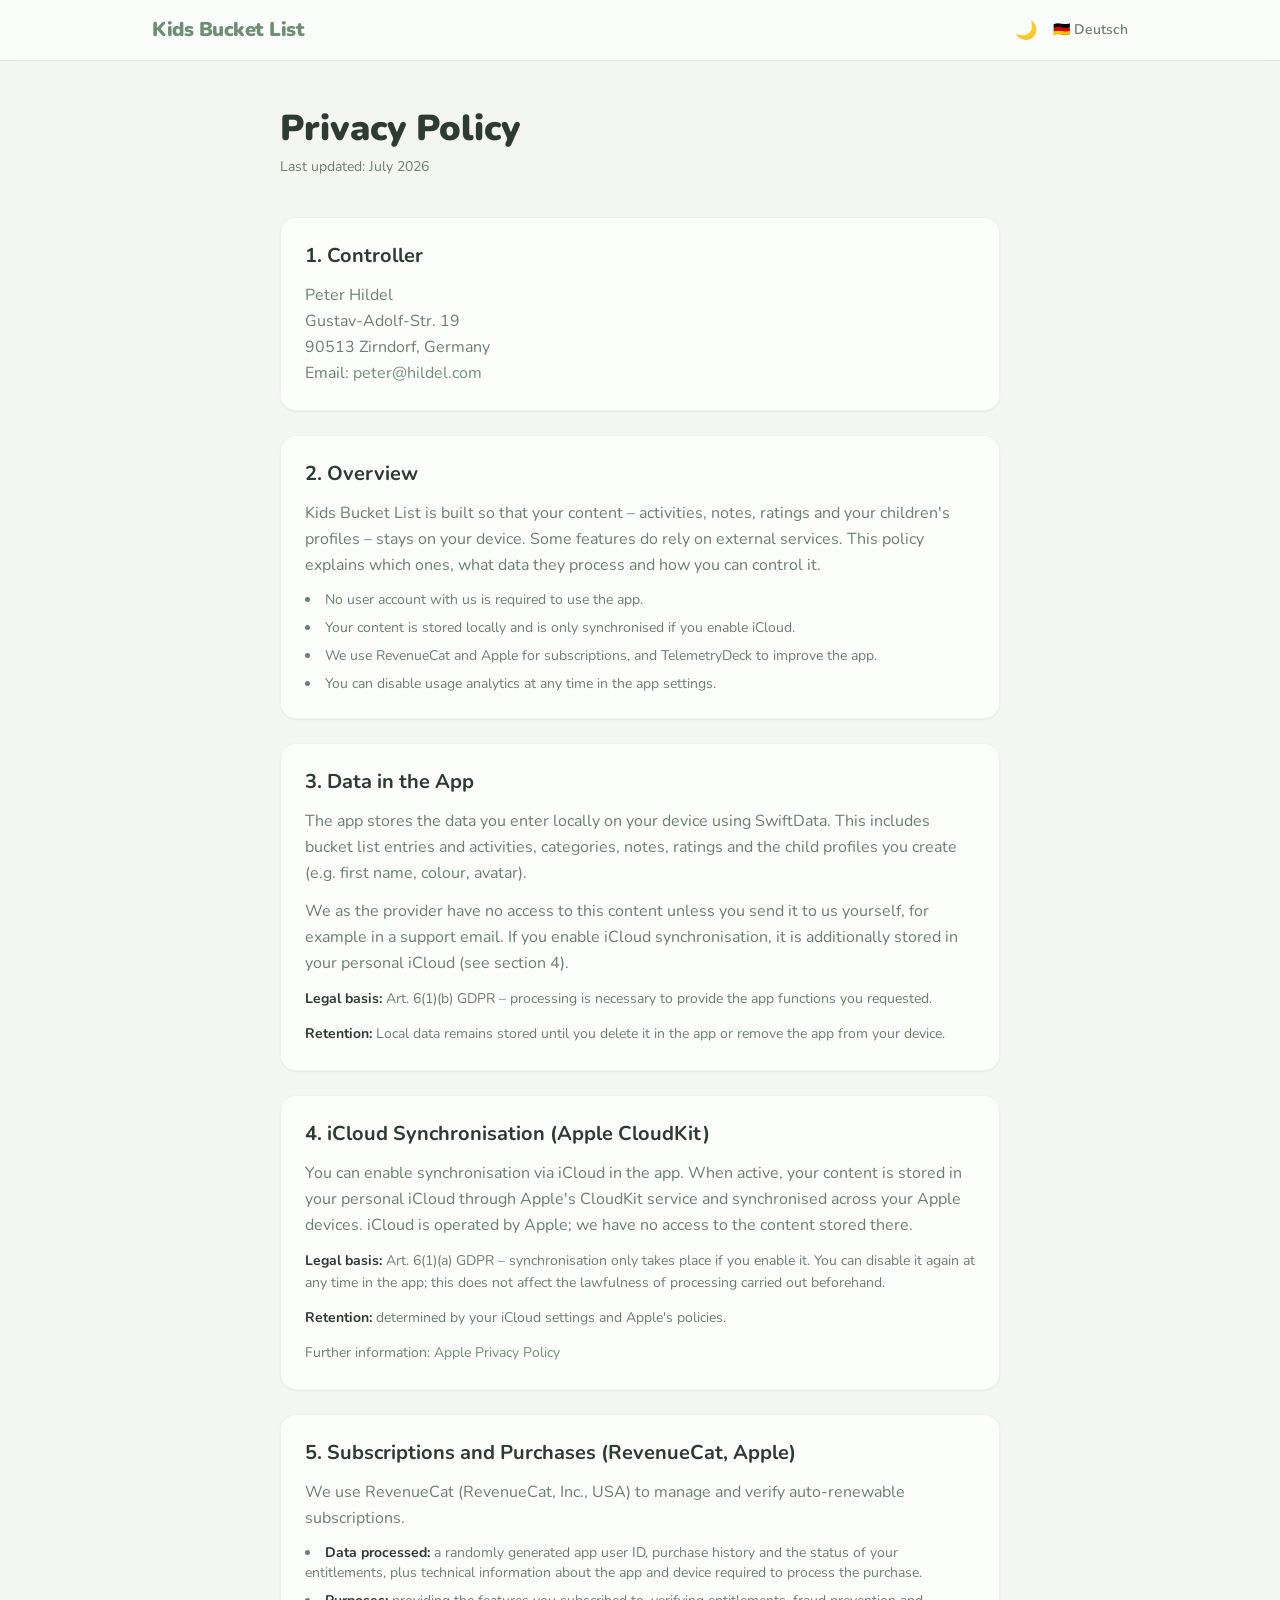
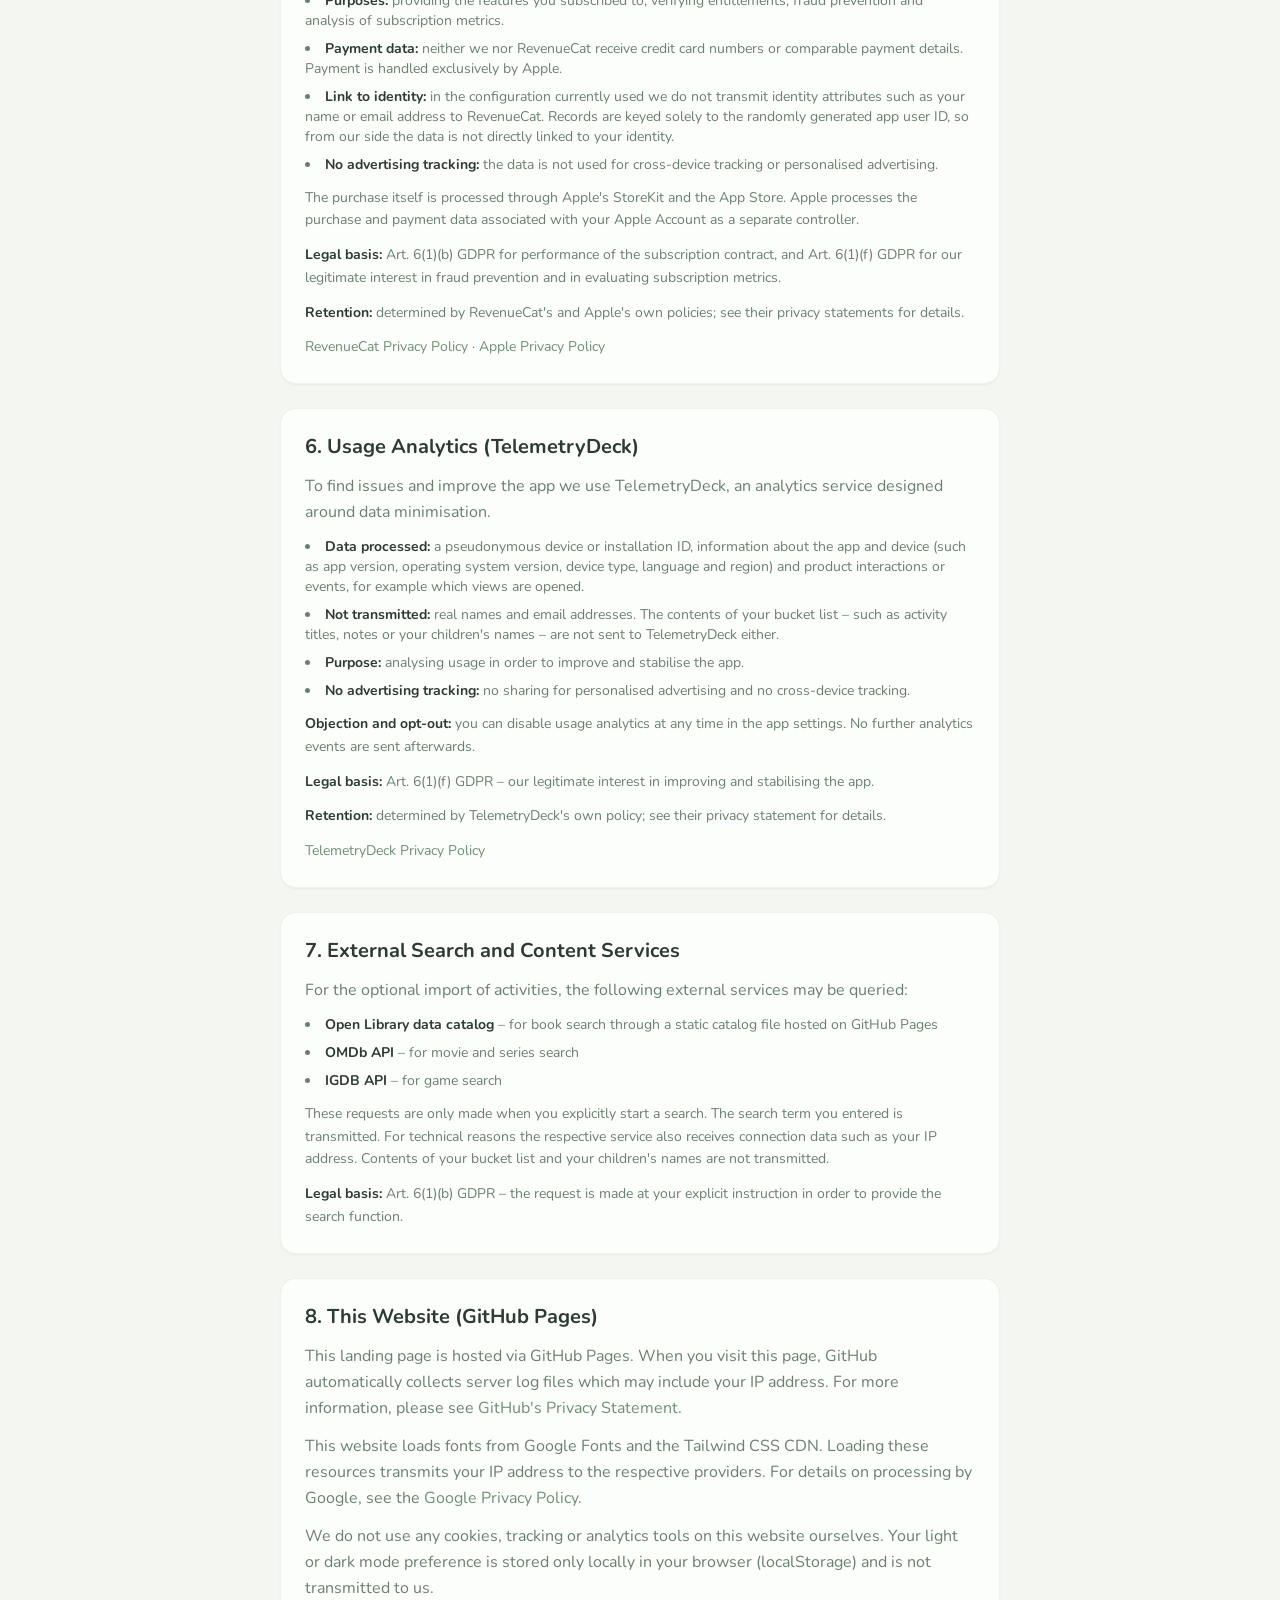
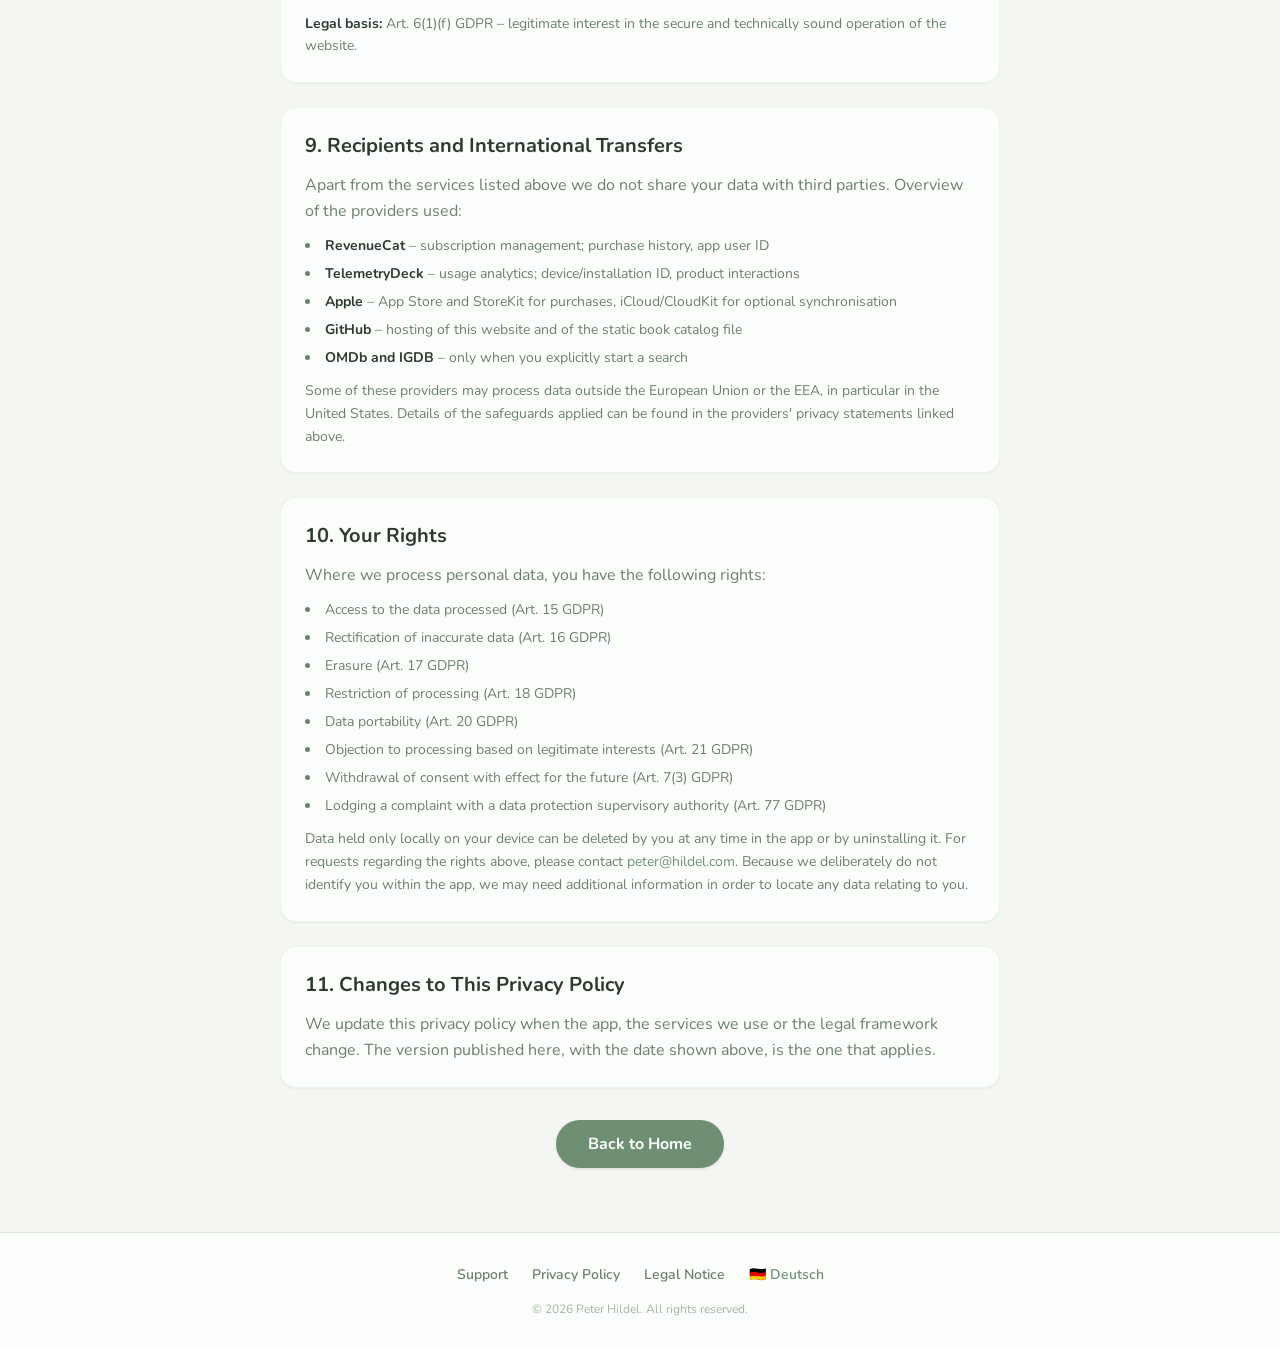
<file: privacy-en.html>
<!DOCTYPE html>
<html lang="en">
<head>
  <meta charset="UTF-8">
  <meta name="viewport" content="width=device-width, initial-scale=1.0">
  <title>Privacy Policy | Kids Bucket List</title>
  <link rel="icon" type="image/png" href="app-icon.png">
  <link rel="apple-touch-icon" href="app-icon.png">
  <link rel="stylesheet" href="assets/site.css">
  <script>
    (function() {
      const saved = localStorage.getItem('theme');
      if (saved === 'dark' || (!saved && window.matchMedia('(prefers-color-scheme: dark)').matches)) {
        document.documentElement.classList.add('dark');
      }
    })();
  </script>
  <link href="https://fonts.googleapis.com/css2?family=Nunito:wght@400;600;700;800;900&amp;display=swap" rel="stylesheet">
</head>
<body class="min-h-screen bg-kbg dark:bg-dkbg text-ktext dark:text-dktext font-nunito flex flex-col transition-colors duration-200">

  <nav class="bg-ksurf/90 dark:bg-dksurf/90 backdrop-blur-sm border-b border-sage/20 dark:border-sage-l/10 sticky top-0 z-50">
    <div class="max-w-5xl mx-auto px-6 py-4 flex items-center justify-between">
      <a href="index-en.html" class="text-xl font-black text-sage dark:text-sage-l tracking-tight">Kids Bucket List</a>
      <div class="flex items-center gap-4">
        <button id="theme-toggle" aria-label="Toggle dark mode" class="text-kmuted dark:text-dkmuted hover:text-sage dark:hover:text-sage-l transition text-lg">🌙</button>
        <a href="privacy.html" class="text-kmuted dark:text-dkmuted hover:text-sage dark:hover:text-sage-l font-semibold transition text-sm">🇩🇪 Deutsch</a>
      </div>
    </div>
  </nav>

  <main class="max-w-3xl mx-auto px-6 py-12 flex-1">
    <h1 class="text-4xl font-black text-ktext dark:text-dktext mb-2 break-words" style="hyphens:auto;-webkit-hyphens:auto">Privacy Policy</h1>
    <p class="text-kmuted dark:text-dkmuted text-sm mb-10">Last updated: July 2026</p>

    <section class="bg-ksurf dark:bg-dksurf rounded-2xl p-6 mb-6 shadow-sm border border-sage/10 dark:border-sage-l/10">
      <h2 class="text-xl font-bold mb-3 text-ktext dark:text-dktext">1. Controller</h2>
      <p class="text-kmuted dark:text-dkmuted leading-relaxed">
        Peter Hildel<br>Gustav-Adolf-Str. 19<br>90513 Zirndorf, Germany<br>
        Email: <a href="mailto:peter@hildel.com" class="text-sage dark:text-sage-l hover:underline">peter@hildel.com</a>
      </p>
    </section>

    <section class="bg-ksurf dark:bg-dksurf rounded-2xl p-6 mb-6 shadow-sm border border-sage/10 dark:border-sage-l/10">
      <h2 class="text-xl font-bold mb-3 text-ktext dark:text-dktext">2. Overview</h2>
      <p class="text-kmuted dark:text-dkmuted leading-relaxed mb-3">
        Kids Bucket List is built so that your content &ndash; activities, notes, ratings and your children's
        profiles &ndash; stays on your device. Some features do rely on external services. This policy explains
        which ones, what data they process and how you can control it.
      </p>
      <ul class="text-kmuted dark:text-dkmuted text-sm space-y-2 list-disc list-inside">
        <li>No user account with us is required to use the app.</li>
        <li>Your content is stored locally and is only synchronised if you enable iCloud.</li>
        <li>We use RevenueCat and Apple for subscriptions, and TelemetryDeck to improve the app.</li>
        <li>You can disable usage analytics at any time in the app settings.</li>
      </ul>
    </section>

    <section class="bg-ksurf dark:bg-dksurf rounded-2xl p-6 mb-6 shadow-sm border border-sage/10 dark:border-sage-l/10">
      <h2 class="text-xl font-bold mb-3 text-ktext dark:text-dktext">3. Data in the App</h2>
      <p class="text-kmuted dark:text-dkmuted leading-relaxed mb-3">
        The app stores the data you enter locally on your device using SwiftData. This includes bucket list entries
        and activities, categories, notes, ratings and the child profiles you create (e.g. first name, colour,
        avatar).
      </p>
      <p class="text-kmuted dark:text-dkmuted leading-relaxed">
        We as the provider have no access to this content unless you send it to us yourself, for example in a
        support email. If you enable iCloud synchronisation, it is additionally stored in your personal iCloud
        (see section&nbsp;4).
      </p>
      <p class="text-kmuted dark:text-dkmuted text-sm mt-3 leading-relaxed"><strong class="text-ktext dark:text-dktext">Legal basis:</strong> Art.&nbsp;6(1)(b) GDPR &ndash; processing is necessary to provide
        the app functions you requested.</p>
      <p class="text-kmuted dark:text-dkmuted text-sm mt-3 leading-relaxed"><strong class="text-ktext dark:text-dktext">Retention:</strong> Local data remains stored until you delete it in the app or remove
        the app from your device.</p>
    </section>

    <section class="bg-ksurf dark:bg-dksurf rounded-2xl p-6 mb-6 shadow-sm border border-sage/10 dark:border-sage-l/10">
      <h2 class="text-xl font-bold mb-3 text-ktext dark:text-dktext">4. iCloud Synchronisation (Apple CloudKit)</h2>
      <p class="text-kmuted dark:text-dkmuted leading-relaxed mb-3">
        You can enable synchronisation via iCloud in the app. When active, your content is stored in your personal
        iCloud through Apple's CloudKit service and synchronised across your Apple devices. iCloud is operated by
        Apple; we have no access to the content stored there.
      </p>
      <p class="text-kmuted dark:text-dkmuted text-sm mt-3 leading-relaxed"><strong class="text-ktext dark:text-dktext">Legal basis:</strong> Art.&nbsp;6(1)(a) GDPR &ndash; synchronisation only takes place if
        you enable it. You can disable it again at any time in the app; this does not affect the lawfulness of
        processing carried out beforehand.</p>
      <p class="text-kmuted dark:text-dkmuted text-sm mt-3 leading-relaxed"><strong class="text-ktext dark:text-dktext">Retention:</strong> determined by your iCloud settings and Apple's policies.</p>
      <p class="text-kmuted dark:text-dkmuted text-sm mt-3 leading-relaxed">Further information:
        <a href="https://www.apple.com/legal/privacy/" target="_blank" rel="noopener noreferrer" class="text-sage dark:text-sage-l hover:underline">Apple Privacy Policy</a>
      </p>
    </section>

    <section class="bg-ksurf dark:bg-dksurf rounded-2xl p-6 mb-6 shadow-sm border border-sage/10 dark:border-sage-l/10">
      <h2 class="text-xl font-bold mb-3 text-ktext dark:text-dktext">5. Subscriptions and Purchases (RevenueCat, Apple)</h2>
      <p class="text-kmuted dark:text-dkmuted leading-relaxed mb-3">
        We use RevenueCat (RevenueCat,&nbsp;Inc., USA) to manage and verify auto-renewable subscriptions.
      </p>
      <ul class="text-kmuted dark:text-dkmuted text-sm space-y-2 list-disc list-inside">
        <li><strong class="text-ktext dark:text-dktext">Data processed:</strong> a randomly generated app user ID, purchase history and the status
          of your entitlements, plus technical information about the app and device required to process the
          purchase.</li>
        <li><strong class="text-ktext dark:text-dktext">Purposes:</strong> providing the features you subscribed to, verifying entitlements, fraud
          prevention and analysis of subscription metrics.</li>
        <li><strong class="text-ktext dark:text-dktext">Payment data:</strong> neither we nor RevenueCat receive credit card numbers or comparable
          payment details. Payment is handled exclusively by Apple.</li>
        <li><strong class="text-ktext dark:text-dktext">Link to identity:</strong> in the configuration currently used we do not transmit identity
          attributes such as your name or email address to RevenueCat. Records are keyed solely to the randomly
          generated app user ID, so from our side the data is not directly linked to your identity.</li>
        <li><strong class="text-ktext dark:text-dktext">No advertising tracking:</strong> the data is not used for cross-device tracking or
          personalised advertising.</li>
      </ul>
      <p class="text-kmuted dark:text-dkmuted text-sm mt-3 leading-relaxed">
        The purchase itself is processed through Apple's StoreKit and the App&nbsp;Store. Apple processes the
        purchase and payment data associated with your Apple Account as a separate controller.
      </p>
      <p class="text-kmuted dark:text-dkmuted text-sm mt-3 leading-relaxed"><strong class="text-ktext dark:text-dktext">Legal basis:</strong> Art.&nbsp;6(1)(b) GDPR for performance of the subscription
        contract, and Art.&nbsp;6(1)(f) GDPR for our legitimate interest in fraud prevention and in evaluating
        subscription metrics.</p>
      <p class="text-kmuted dark:text-dkmuted text-sm mt-3 leading-relaxed"><strong class="text-ktext dark:text-dktext">Retention:</strong> determined by RevenueCat's and Apple's own policies; see their
        privacy statements for details.</p>
      <p class="text-kmuted dark:text-dkmuted text-sm mt-3 leading-relaxed">
        <a href="https://www.revenuecat.com/privacy" target="_blank" rel="noopener noreferrer" class="text-sage dark:text-sage-l hover:underline">RevenueCat Privacy Policy</a> &middot;
        <a href="https://www.apple.com/legal/privacy/" target="_blank" rel="noopener noreferrer" class="text-sage dark:text-sage-l hover:underline">Apple Privacy Policy</a>
      </p>
    </section>

    <section class="bg-ksurf dark:bg-dksurf rounded-2xl p-6 mb-6 shadow-sm border border-sage/10 dark:border-sage-l/10">
      <h2 class="text-xl font-bold mb-3 text-ktext dark:text-dktext">6. Usage Analytics (TelemetryDeck)</h2>
      <p class="text-kmuted dark:text-dkmuted leading-relaxed mb-3">
        To find issues and improve the app we use TelemetryDeck, an analytics service designed around data
        minimisation.
      </p>
      <ul class="text-kmuted dark:text-dkmuted text-sm space-y-2 list-disc list-inside">
        <li><strong class="text-ktext dark:text-dktext">Data processed:</strong> a pseudonymous device or installation ID, information about the
          app and device (such as app version, operating system version, device type, language and region) and
          product interactions or events, for example which views are opened.</li>
        <li><strong class="text-ktext dark:text-dktext">Not transmitted:</strong> real names and email addresses. The contents of your bucket list
          &ndash; such as activity titles, notes or your children's names &ndash; are not sent to TelemetryDeck
          either.</li>
        <li><strong class="text-ktext dark:text-dktext">Purpose:</strong> analysing usage in order to improve and stabilise the app.</li>
        <li><strong class="text-ktext dark:text-dktext">No advertising tracking:</strong> no sharing for personalised advertising and no
          cross-device tracking.</li>
      </ul>
      <p class="text-kmuted dark:text-dkmuted text-sm mt-3 leading-relaxed"><strong class="text-ktext dark:text-dktext">Objection and opt-out:</strong> you can disable usage analytics at any time in the app
        settings. No further analytics events are sent afterwards.</p>
      <p class="text-kmuted dark:text-dkmuted text-sm mt-3 leading-relaxed"><strong class="text-ktext dark:text-dktext">Legal basis:</strong> Art.&nbsp;6(1)(f) GDPR &ndash; our legitimate interest in improving
        and stabilising the app.</p>
      <p class="text-kmuted dark:text-dkmuted text-sm mt-3 leading-relaxed"><strong class="text-ktext dark:text-dktext">Retention:</strong> determined by TelemetryDeck's own policy; see their privacy statement
        for details.</p>
      <p class="text-kmuted dark:text-dkmuted text-sm mt-3 leading-relaxed">
        <a href="https://telemetrydeck.com/privacy" target="_blank" rel="noopener noreferrer" class="text-sage dark:text-sage-l hover:underline">TelemetryDeck Privacy Policy</a>
      </p>
    </section>

    <section class="bg-ksurf dark:bg-dksurf rounded-2xl p-6 mb-6 shadow-sm border border-sage/10 dark:border-sage-l/10">
      <h2 class="text-xl font-bold mb-3 text-ktext dark:text-dktext">7. External Search and Content Services</h2>
      <p class="text-kmuted dark:text-dkmuted leading-relaxed mb-3">
        For the optional import of activities, the following external services may be queried:
      </p>
      <ul class="text-kmuted dark:text-dkmuted text-sm space-y-2 list-disc list-inside">
        <li><strong class="text-ktext dark:text-dktext">Open Library data catalog</strong> &ndash; for book search through a static catalog file
          hosted on GitHub Pages</li>
        <li><strong class="text-ktext dark:text-dktext">OMDb API</strong> &ndash; for movie and series search</li>
        <li><strong class="text-ktext dark:text-dktext">IGDB API</strong> &ndash; for game search</li>
      </ul>
      <p class="text-kmuted dark:text-dkmuted text-sm mt-3 leading-relaxed">
        These requests are only made when you explicitly start a search. The search term you entered is
        transmitted. For technical reasons the respective service also receives connection data such as your IP
        address. Contents of your bucket list and your children's names are not transmitted.
      </p>
      <p class="text-kmuted dark:text-dkmuted text-sm mt-3 leading-relaxed"><strong class="text-ktext dark:text-dktext">Legal basis:</strong> Art.&nbsp;6(1)(b) GDPR &ndash; the request is made at your explicit
        instruction in order to provide the search function.</p>
    </section>

    <section class="bg-ksurf dark:bg-dksurf rounded-2xl p-6 mb-6 shadow-sm border border-sage/10 dark:border-sage-l/10">
      <h2 class="text-xl font-bold mb-3 text-ktext dark:text-dktext">8. This Website (GitHub Pages)</h2>
      <p class="text-kmuted dark:text-dkmuted leading-relaxed">
        This landing page is hosted via GitHub Pages. When you visit this page, GitHub automatically collects
        server log files which may include your IP address. For more information, please see
        <a href="https://docs.github.com/en/site-policy/privacy-policies/github-general-privacy-statement" target="_blank" rel="noopener noreferrer" class="text-sage dark:text-sage-l hover:underline">GitHub's Privacy Statement</a>.
      </p>
      <p class="text-kmuted dark:text-dkmuted leading-relaxed mt-3">
        This website loads fonts from Google&nbsp;Fonts and the Tailwind CSS CDN. Loading these resources transmits
        your IP address to the respective providers. For details on processing by Google, see the
        <a href="https://policies.google.com/privacy" target="_blank" rel="noopener noreferrer" class="text-sage dark:text-sage-l hover:underline">Google Privacy Policy</a>.
      </p>
      <p class="text-kmuted dark:text-dkmuted leading-relaxed mt-3">
        We do not use any cookies, tracking or analytics tools on this website ourselves. Your light or dark mode
        preference is stored only locally in your browser (localStorage) and is not transmitted to us.
      </p>
      <p class="text-kmuted dark:text-dkmuted text-sm mt-3 leading-relaxed"><strong class="text-ktext dark:text-dktext">Legal basis:</strong> Art.&nbsp;6(1)(f) GDPR &ndash; legitimate interest in the secure
        and technically sound operation of the website.</p>
    </section>

    <section class="bg-ksurf dark:bg-dksurf rounded-2xl p-6 mb-6 shadow-sm border border-sage/10 dark:border-sage-l/10">
      <h2 class="text-xl font-bold mb-3 text-ktext dark:text-dktext">9. Recipients and International Transfers</h2>
      <p class="text-kmuted dark:text-dkmuted leading-relaxed mb-3">
        Apart from the services listed above we do not share your data with third parties. Overview of the
        providers used:
      </p>
      <ul class="text-kmuted dark:text-dkmuted text-sm space-y-2 list-disc list-inside">
        <li><strong class="text-ktext dark:text-dktext">RevenueCat</strong> &ndash; subscription management; purchase history, app user ID</li>
        <li><strong class="text-ktext dark:text-dktext">TelemetryDeck</strong> &ndash; usage analytics; device/installation ID, product
          interactions</li>
        <li><strong class="text-ktext dark:text-dktext">Apple</strong> &ndash; App&nbsp;Store and StoreKit for purchases, iCloud/CloudKit for
          optional synchronisation</li>
        <li><strong class="text-ktext dark:text-dktext">GitHub</strong> &ndash; hosting of this website and of the static book catalog file</li>
        <li><strong class="text-ktext dark:text-dktext">OMDb and IGDB</strong> &ndash; only when you explicitly start a search</li>
      </ul>
      <p class="text-kmuted dark:text-dkmuted text-sm mt-3 leading-relaxed">
        Some of these providers may process data outside the European Union or the EEA, in particular in the
        United States. Details of the safeguards applied can be found in the providers' privacy statements linked
        above.
      </p>
    </section>

    <section class="bg-ksurf dark:bg-dksurf rounded-2xl p-6 mb-6 shadow-sm border border-sage/10 dark:border-sage-l/10">
      <h2 class="text-xl font-bold mb-3 text-ktext dark:text-dktext">10. Your Rights</h2>
      <p class="text-kmuted dark:text-dkmuted leading-relaxed mb-3">
        Where we process personal data, you have the following rights:
      </p>
      <ul class="text-kmuted dark:text-dkmuted text-sm space-y-2 list-disc list-inside">
        <li>Access to the data processed (Art.&nbsp;15 GDPR)</li>
        <li>Rectification of inaccurate data (Art.&nbsp;16 GDPR)</li>
        <li>Erasure (Art.&nbsp;17 GDPR)</li>
        <li>Restriction of processing (Art.&nbsp;18 GDPR)</li>
        <li>Data portability (Art.&nbsp;20 GDPR)</li>
        <li>Objection to processing based on legitimate interests (Art.&nbsp;21 GDPR)</li>
        <li>Withdrawal of consent with effect for the future (Art.&nbsp;7(3) GDPR)</li>
        <li>Lodging a complaint with a data protection supervisory authority (Art.&nbsp;77 GDPR)</li>
      </ul>
      <p class="text-kmuted dark:text-dkmuted text-sm mt-3 leading-relaxed">
        Data held only locally on your device can be deleted by you at any time in the app or by uninstalling it.
        For requests regarding the rights above, please contact
        <a href="mailto:peter@hildel.com" class="text-sage dark:text-sage-l hover:underline">peter@hildel.com</a>. Because we deliberately do not identify you
        within the app, we may need additional information in order to locate any data relating to you.
      </p>
    </section>

    <section class="bg-ksurf dark:bg-dksurf rounded-2xl p-6 mb-6 shadow-sm border border-sage/10 dark:border-sage-l/10">
      <h2 class="text-xl font-bold mb-3 text-ktext dark:text-dktext">11. Changes to This Privacy Policy</h2>
      <p class="text-kmuted dark:text-dkmuted leading-relaxed">
        We update this privacy policy when the app, the services we use or the legal framework change. The version
        published here, with the date shown above, is the one that applies.
      </p>
    </section>

    <div class="text-center mt-8">
      <a href="index-en.html" class="inline-block px-8 py-3 rounded-full bg-sage dark:bg-sage-d text-white font-bold shadow hover:bg-sage-d transition">Back to Home</a>
    </div>
  </main>

  <footer class="bg-ksurf dark:bg-dksurf border-t border-sage/20 dark:border-sage-l/10 py-8 mt-4">
    <div class="max-w-4xl mx-auto px-6">
      <div class="flex flex-wrap gap-6 text-sm justify-center mb-4">
        <a href="support-en.html" class="text-kmuted dark:text-dkmuted hover:text-sage dark:hover:text-sage-l transition font-semibold">Support</a>
        <a href="privacy-en.html" class="text-kmuted dark:text-dkmuted hover:text-sage dark:hover:text-sage-l transition font-semibold">Privacy Policy</a>
        <a href="impressum-en.html" class="text-kmuted dark:text-dkmuted hover:text-sage dark:hover:text-sage-l transition font-semibold">Legal Notice</a>
        <a href="privacy.html" class="text-sage dark:text-sage-l hover:text-sage-d transition font-semibold">🇩🇪 Deutsch</a>
      </div>
      <div class="text-center text-xs text-kmuted/60 dark:text-dkmuted/60">&copy; 2026 Peter Hildel. All rights reserved.</div>
    </div>
  </footer>

  <script>
    const toggle = document.getElementById('theme-toggle');
    function updateIcon() { toggle.textContent = document.documentElement.classList.contains('dark') ? '☀️' : '🌙'; }
    updateIcon();
    toggle.addEventListener('click', () => {
      document.documentElement.classList.toggle('dark');
      localStorage.setItem('theme', document.documentElement.classList.contains('dark') ? 'dark' : 'light');
      updateIcon();
    });
  </script>
</body>
</html>
</file>
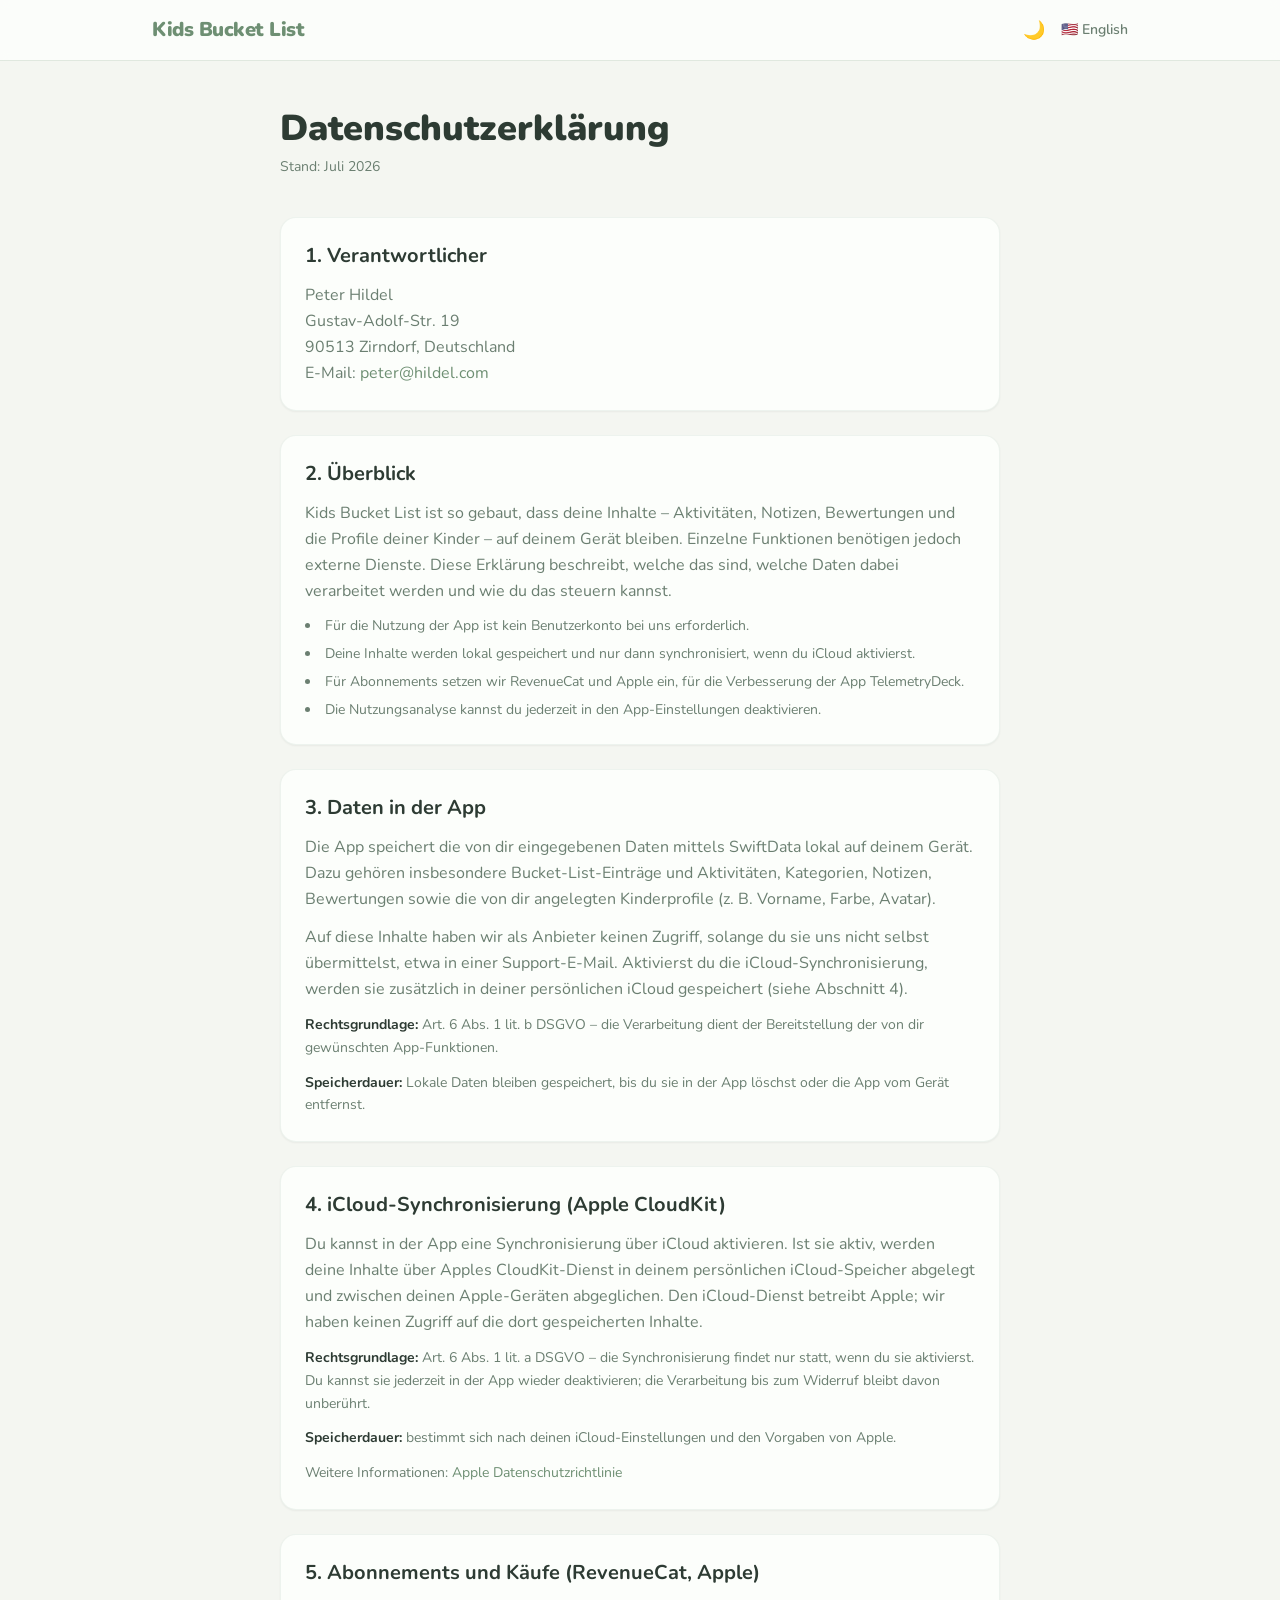
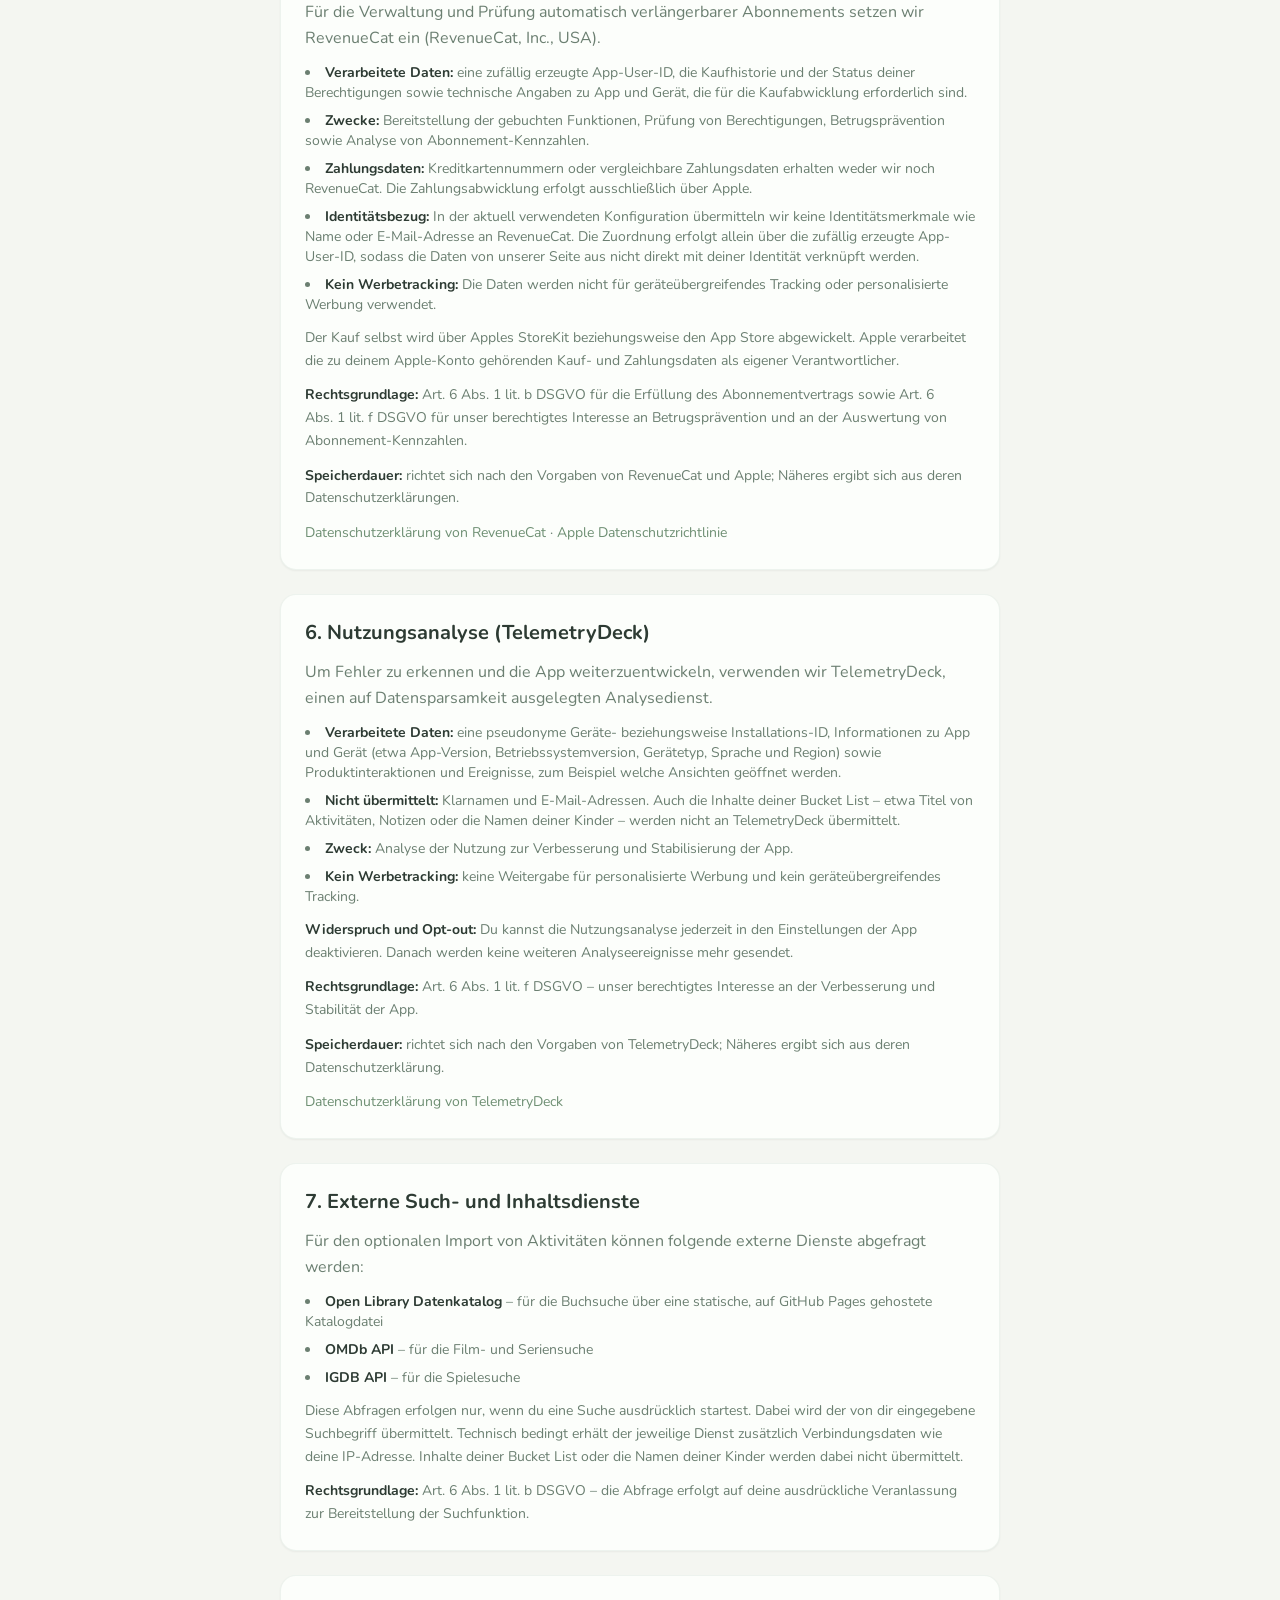
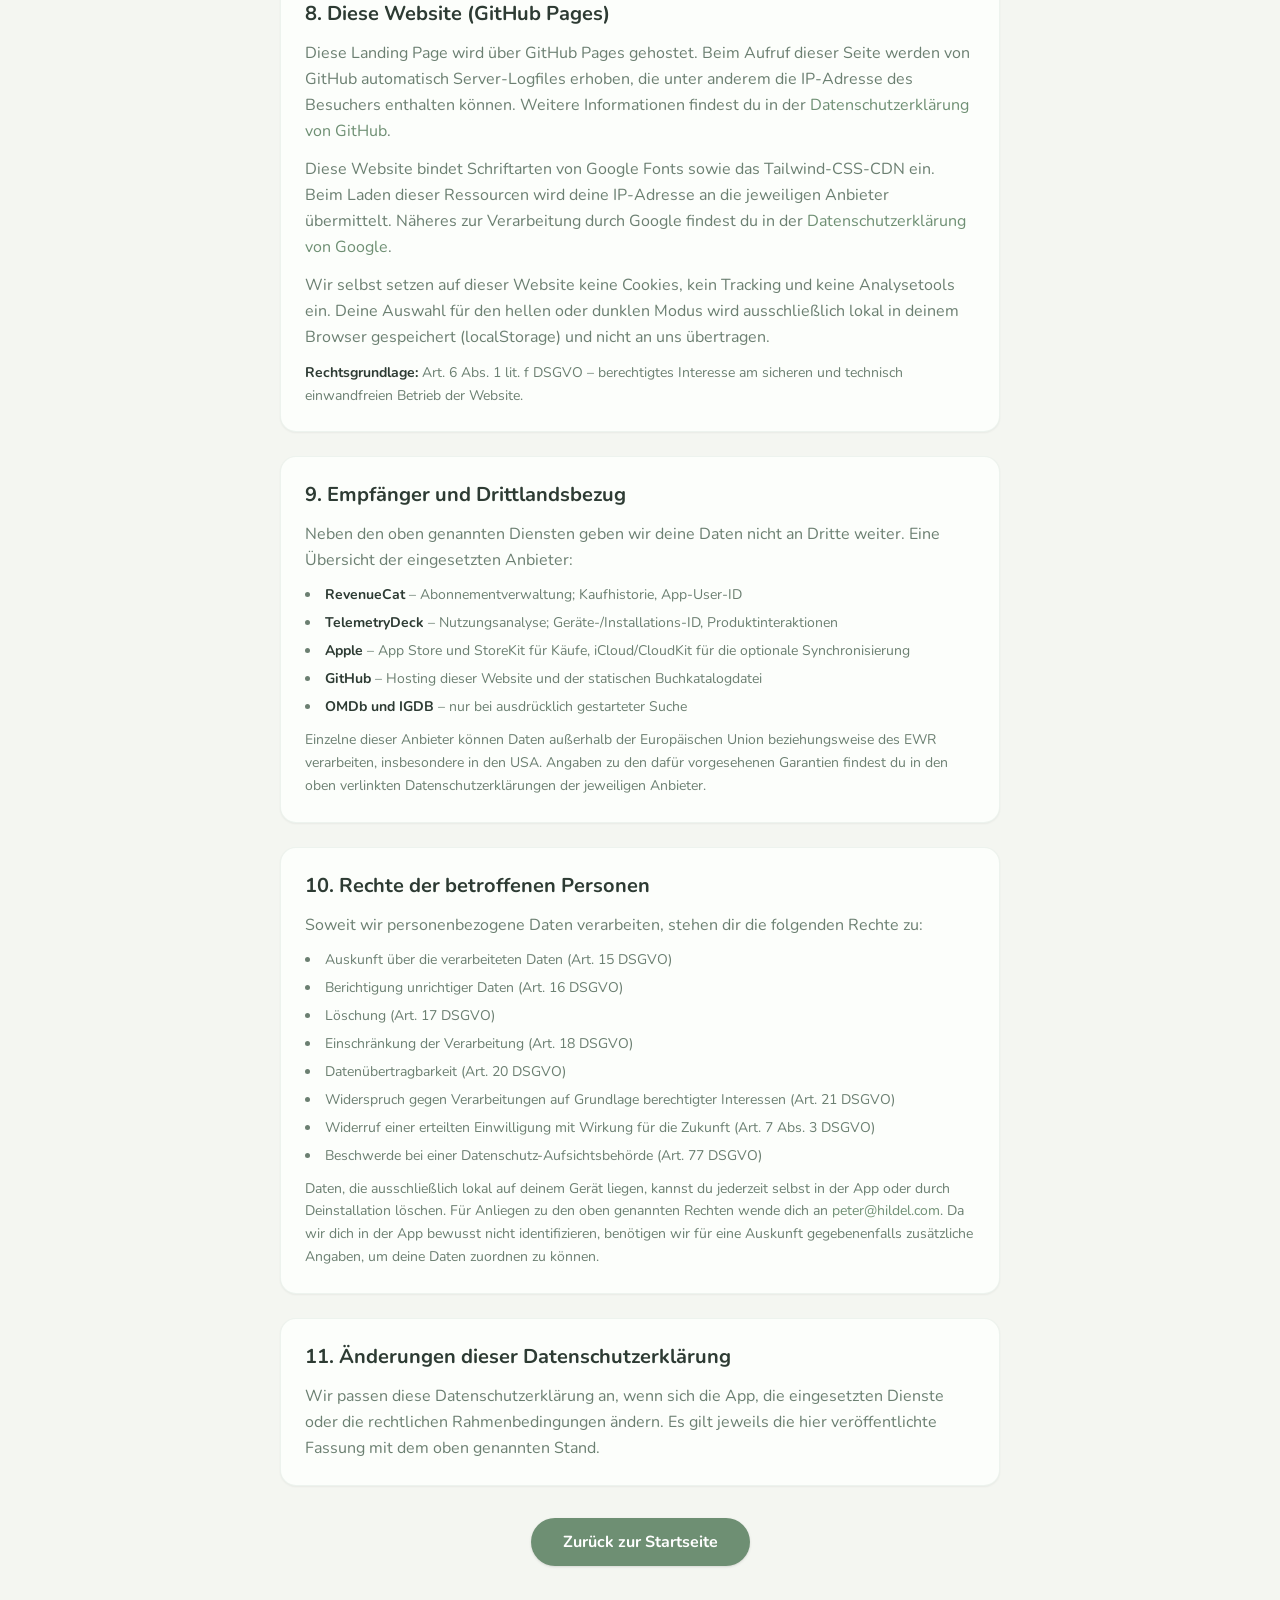
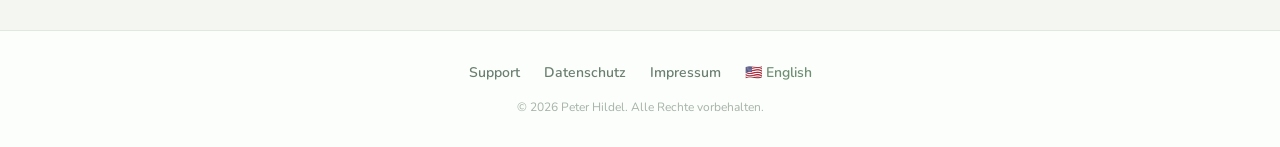
<file: privacy.html>
<!DOCTYPE html>
<html lang="de">
<head>
  <meta charset="UTF-8">
  <meta name="viewport" content="width=device-width, initial-scale=1.0">
  <title>Datenschutzerklärung | Kids Bucket List</title>
  <link rel="icon" type="image/png" href="app-icon.png">
  <link rel="apple-touch-icon" href="app-icon.png">
  <link rel="stylesheet" href="assets/site.css">
  <script>
    (function() {
      const saved = localStorage.getItem('theme');
      if (saved === 'dark' || (!saved && window.matchMedia('(prefers-color-scheme: dark)').matches)) {
        document.documentElement.classList.add('dark');
      }
    })();
  </script>
  <link href="https://fonts.googleapis.com/css2?family=Nunito:wght@400;600;700;800;900&amp;display=swap" rel="stylesheet">
</head>
<body class="min-h-screen bg-kbg dark:bg-dkbg text-ktext dark:text-dktext font-nunito flex flex-col transition-colors duration-200">

  <nav class="bg-ksurf/90 dark:bg-dksurf/90 backdrop-blur-sm border-b border-sage/20 dark:border-sage-l/10 sticky top-0 z-50">
    <div class="max-w-5xl mx-auto px-6 py-4 flex items-center justify-between">
      <a href="index.html" class="text-xl font-black text-sage dark:text-sage-l tracking-tight">Kids Bucket List</a>
      <div class="flex items-center gap-4">
        <button id="theme-toggle" aria-label="Dark Mode umschalten" class="text-kmuted dark:text-dkmuted hover:text-sage dark:hover:text-sage-l transition text-lg">🌙</button>
        <a href="privacy-en.html" class="text-kmuted dark:text-dkmuted hover:text-sage dark:hover:text-sage-l font-semibold transition text-sm">🇺🇸 English</a>
      </div>
    </div>
  </nav>

  <main class="max-w-3xl mx-auto px-6 py-12 flex-1">
    <h1 class="text-4xl font-black text-ktext dark:text-dktext mb-2 break-words" style="hyphens:auto;-webkit-hyphens:auto">Datenschutzerkl&auml;rung</h1>
    <p class="text-kmuted dark:text-dkmuted text-sm mb-10">Stand: Juli 2026</p>

    <section class="bg-ksurf dark:bg-dksurf rounded-2xl p-6 mb-6 shadow-sm border border-sage/10 dark:border-sage-l/10">
      <h2 class="text-xl font-bold mb-3 text-ktext dark:text-dktext">1. Verantwortlicher</h2>
      <p class="text-kmuted dark:text-dkmuted leading-relaxed">
        Peter Hildel<br>Gustav-Adolf-Str. 19<br>90513 Zirndorf, Deutschland<br>
        E-Mail: <a href="mailto:peter@hildel.com" class="text-sage dark:text-sage-l hover:underline">peter@hildel.com</a>
      </p>
    </section>

    <section class="bg-ksurf dark:bg-dksurf rounded-2xl p-6 mb-6 shadow-sm border border-sage/10 dark:border-sage-l/10">
      <h2 class="text-xl font-bold mb-3 text-ktext dark:text-dktext">2. &Uuml;berblick</h2>
      <p class="text-kmuted dark:text-dkmuted leading-relaxed mb-3">
        Kids Bucket List ist so gebaut, dass deine Inhalte &ndash; Aktivit&auml;ten, Notizen, Bewertungen und die
        Profile deiner Kinder &ndash; auf deinem Ger&auml;t bleiben. Einzelne Funktionen ben&ouml;tigen jedoch externe
        Dienste. Diese Erkl&auml;rung beschreibt, welche das sind, welche Daten dabei verarbeitet werden und wie du
        das steuern kannst.
      </p>
      <ul class="text-kmuted dark:text-dkmuted text-sm space-y-2 list-disc list-inside">
        <li>F&uuml;r die Nutzung der App ist kein Benutzerkonto bei uns erforderlich.</li>
        <li>Deine Inhalte werden lokal gespeichert und nur dann synchronisiert, wenn du iCloud aktivierst.</li>
        <li>F&uuml;r Abonnements setzen wir RevenueCat und Apple ein, f&uuml;r die Verbesserung der App TelemetryDeck.</li>
        <li>Die Nutzungsanalyse kannst du jederzeit in den App-Einstellungen deaktivieren.</li>
      </ul>
    </section>

    <section class="bg-ksurf dark:bg-dksurf rounded-2xl p-6 mb-6 shadow-sm border border-sage/10 dark:border-sage-l/10">
      <h2 class="text-xl font-bold mb-3 text-ktext dark:text-dktext">3. Daten in der App</h2>
      <p class="text-kmuted dark:text-dkmuted leading-relaxed mb-3">
        Die App speichert die von dir eingegebenen Daten mittels SwiftData lokal auf deinem Ger&auml;t. Dazu
        geh&ouml;ren insbesondere Bucket-List-Eintr&auml;ge und Aktivit&auml;ten, Kategorien, Notizen, Bewertungen
        sowie die von dir angelegten Kinderprofile (z.&nbsp;B. Vorname, Farbe, Avatar).
      </p>
      <p class="text-kmuted dark:text-dkmuted leading-relaxed">
        Auf diese Inhalte haben wir als Anbieter keinen Zugriff, solange du sie uns nicht selbst &uuml;bermittelst,
        etwa in einer Support-E-Mail. Aktivierst du die iCloud-Synchronisierung, werden sie zus&auml;tzlich in deiner
        pers&ouml;nlichen iCloud gespeichert (siehe Abschnitt&nbsp;4).
      </p>
      <p class="text-kmuted dark:text-dkmuted text-sm mt-3 leading-relaxed"><strong class="text-ktext dark:text-dktext">Rechtsgrundlage:</strong> Art.&nbsp;6 Abs.&nbsp;1 lit.&nbsp;b DSGVO &ndash; die Verarbeitung
        dient der Bereitstellung der von dir gew&uuml;nschten App-Funktionen.</p>
      <p class="text-kmuted dark:text-dkmuted text-sm mt-3 leading-relaxed"><strong class="text-ktext dark:text-dktext">Speicherdauer:</strong> Lokale Daten bleiben gespeichert, bis du sie in der App
        l&ouml;schst oder die App vom Ger&auml;t entfernst.</p>
    </section>

    <section class="bg-ksurf dark:bg-dksurf rounded-2xl p-6 mb-6 shadow-sm border border-sage/10 dark:border-sage-l/10">
      <h2 class="text-xl font-bold mb-3 text-ktext dark:text-dktext">4. iCloud-Synchronisierung (Apple CloudKit)</h2>
      <p class="text-kmuted dark:text-dkmuted leading-relaxed mb-3">
        Du kannst in der App eine Synchronisierung &uuml;ber iCloud aktivieren. Ist sie aktiv, werden deine Inhalte
        &uuml;ber Apples CloudKit-Dienst in deinem pers&ouml;nlichen iCloud-Speicher abgelegt und zwischen deinen
        Apple-Ger&auml;ten abgeglichen. Den iCloud-Dienst betreibt Apple; wir haben keinen Zugriff auf die dort
        gespeicherten Inhalte.
      </p>
      <p class="text-kmuted dark:text-dkmuted text-sm mt-3 leading-relaxed"><strong class="text-ktext dark:text-dktext">Rechtsgrundlage:</strong> Art.&nbsp;6 Abs.&nbsp;1 lit.&nbsp;a DSGVO &ndash; die
        Synchronisierung findet nur statt, wenn du sie aktivierst. Du kannst sie jederzeit in der App wieder
        deaktivieren; die Verarbeitung bis zum Widerruf bleibt davon unber&uuml;hrt.</p>
      <p class="text-kmuted dark:text-dkmuted text-sm mt-3 leading-relaxed"><strong class="text-ktext dark:text-dktext">Speicherdauer:</strong> bestimmt sich nach deinen iCloud-Einstellungen und den Vorgaben
        von Apple.</p>
      <p class="text-kmuted dark:text-dkmuted text-sm mt-3 leading-relaxed">Weitere Informationen:
        <a href="https://www.apple.com/de/legal/privacy/" target="_blank" rel="noopener noreferrer" class="text-sage dark:text-sage-l hover:underline">Apple Datenschutzrichtlinie</a>
      </p>
    </section>

    <section class="bg-ksurf dark:bg-dksurf rounded-2xl p-6 mb-6 shadow-sm border border-sage/10 dark:border-sage-l/10">
      <h2 class="text-xl font-bold mb-3 text-ktext dark:text-dktext">5. Abonnements und K&auml;ufe (RevenueCat, Apple)</h2>
      <p class="text-kmuted dark:text-dkmuted leading-relaxed mb-3">
        F&uuml;r die Verwaltung und Pr&uuml;fung automatisch verl&auml;ngerbarer Abonnements setzen wir RevenueCat
        ein (RevenueCat,&nbsp;Inc., USA).
      </p>
      <ul class="text-kmuted dark:text-dkmuted text-sm space-y-2 list-disc list-inside">
        <li><strong class="text-ktext dark:text-dktext">Verarbeitete Daten:</strong> eine zuf&auml;llig erzeugte App-User-ID, die Kaufhistorie und der
          Status deiner Berechtigungen sowie technische Angaben zu App und Ger&auml;t, die f&uuml;r die
          Kaufabwicklung erforderlich sind.</li>
        <li><strong class="text-ktext dark:text-dktext">Zwecke:</strong> Bereitstellung der gebuchten Funktionen, Pr&uuml;fung von Berechtigungen,
          Betrugspr&auml;vention sowie Analyse von Abonnement-Kennzahlen.</li>
        <li><strong class="text-ktext dark:text-dktext">Zahlungsdaten:</strong> Kreditkartennummern oder vergleichbare Zahlungsdaten erhalten weder
          wir noch RevenueCat. Die Zahlungsabwicklung erfolgt ausschlie&szlig;lich &uuml;ber Apple.</li>
        <li><strong class="text-ktext dark:text-dktext">Identit&auml;tsbezug:</strong> In der aktuell verwendeten Konfiguration &uuml;bermitteln wir
          keine Identit&auml;tsmerkmale wie Name oder E-Mail-Adresse an RevenueCat. Die Zuordnung erfolgt allein
          &uuml;ber die zuf&auml;llig erzeugte App-User-ID, sodass die Daten von unserer Seite aus nicht direkt mit
          deiner Identit&auml;t verkn&uuml;pft werden.</li>
        <li><strong class="text-ktext dark:text-dktext">Kein Werbetracking:</strong> Die Daten werden nicht f&uuml;r ger&auml;te&uuml;bergreifendes
          Tracking oder personalisierte Werbung verwendet.</li>
      </ul>
      <p class="text-kmuted dark:text-dkmuted text-sm mt-3 leading-relaxed">
        Der Kauf selbst wird &uuml;ber Apples StoreKit beziehungsweise den App&nbsp;Store abgewickelt. Apple
        verarbeitet die zu deinem Apple-Konto geh&ouml;renden Kauf- und Zahlungsdaten als eigener Verantwortlicher.
      </p>
      <p class="text-kmuted dark:text-dkmuted text-sm mt-3 leading-relaxed"><strong class="text-ktext dark:text-dktext">Rechtsgrundlage:</strong> Art.&nbsp;6 Abs.&nbsp;1 lit.&nbsp;b DSGVO f&uuml;r die
        Erf&uuml;llung des Abonnementvertrags sowie Art.&nbsp;6 Abs.&nbsp;1 lit.&nbsp;f DSGVO f&uuml;r unser
        berechtigtes Interesse an Betrugspr&auml;vention und an der Auswertung von Abonnement-Kennzahlen.</p>
      <p class="text-kmuted dark:text-dkmuted text-sm mt-3 leading-relaxed"><strong class="text-ktext dark:text-dktext">Speicherdauer:</strong> richtet sich nach den Vorgaben von RevenueCat und Apple; N&auml;heres
        ergibt sich aus deren Datenschutzerkl&auml;rungen.</p>
      <p class="text-kmuted dark:text-dkmuted text-sm mt-3 leading-relaxed">
        <a href="https://www.revenuecat.com/privacy" target="_blank" rel="noopener noreferrer" class="text-sage dark:text-sage-l hover:underline">Datenschutzerkl&auml;rung von RevenueCat</a> &middot;
        <a href="https://www.apple.com/de/legal/privacy/" target="_blank" rel="noopener noreferrer" class="text-sage dark:text-sage-l hover:underline">Apple Datenschutzrichtlinie</a>
      </p>
    </section>

    <section class="bg-ksurf dark:bg-dksurf rounded-2xl p-6 mb-6 shadow-sm border border-sage/10 dark:border-sage-l/10">
      <h2 class="text-xl font-bold mb-3 text-ktext dark:text-dktext">6. Nutzungsanalyse (TelemetryDeck)</h2>
      <p class="text-kmuted dark:text-dkmuted leading-relaxed mb-3">
        Um Fehler zu erkennen und die App weiterzuentwickeln, verwenden wir TelemetryDeck, einen auf
        Datensparsamkeit ausgelegten Analysedienst.
      </p>
      <ul class="text-kmuted dark:text-dkmuted text-sm space-y-2 list-disc list-inside">
        <li><strong class="text-ktext dark:text-dktext">Verarbeitete Daten:</strong> eine pseudonyme Ger&auml;te- beziehungsweise Installations-ID,
          Informationen zu App und Ger&auml;t (etwa App-Version, Betriebssystemversion, Ger&auml;tetyp, Sprache und
          Region) sowie Produktinteraktionen und Ereignisse, zum Beispiel welche Ansichten ge&ouml;ffnet werden.</li>
        <li><strong class="text-ktext dark:text-dktext">Nicht &uuml;bermittelt:</strong> Klarnamen und E-Mail-Adressen. Auch die Inhalte deiner Bucket
          List &ndash; etwa Titel von Aktivit&auml;ten, Notizen oder die Namen deiner Kinder &ndash; werden nicht an
          TelemetryDeck &uuml;bermittelt.</li>
        <li><strong class="text-ktext dark:text-dktext">Zweck:</strong> Analyse der Nutzung zur Verbesserung und Stabilisierung der App.</li>
        <li><strong class="text-ktext dark:text-dktext">Kein Werbetracking:</strong> keine Weitergabe f&uuml;r personalisierte Werbung und kein
          ger&auml;te&uuml;bergreifendes Tracking.</li>
      </ul>
      <p class="text-kmuted dark:text-dkmuted text-sm mt-3 leading-relaxed"><strong class="text-ktext dark:text-dktext">Widerspruch und Opt-out:</strong> Du kannst die Nutzungsanalyse jederzeit in den
        Einstellungen der App deaktivieren. Danach werden keine weiteren Analyseereignisse mehr gesendet.</p>
      <p class="text-kmuted dark:text-dkmuted text-sm mt-3 leading-relaxed"><strong class="text-ktext dark:text-dktext">Rechtsgrundlage:</strong> Art.&nbsp;6 Abs.&nbsp;1 lit.&nbsp;f DSGVO &ndash; unser
        berechtigtes Interesse an der Verbesserung und Stabilit&auml;t der App.</p>
      <p class="text-kmuted dark:text-dkmuted text-sm mt-3 leading-relaxed"><strong class="text-ktext dark:text-dktext">Speicherdauer:</strong> richtet sich nach den Vorgaben von TelemetryDeck; N&auml;heres
        ergibt sich aus deren Datenschutzerkl&auml;rung.</p>
      <p class="text-kmuted dark:text-dkmuted text-sm mt-3 leading-relaxed">
        <a href="https://telemetrydeck.com/privacy" target="_blank" rel="noopener noreferrer" class="text-sage dark:text-sage-l hover:underline">Datenschutzerkl&auml;rung von TelemetryDeck</a>
      </p>
    </section>

    <section class="bg-ksurf dark:bg-dksurf rounded-2xl p-6 mb-6 shadow-sm border border-sage/10 dark:border-sage-l/10">
      <h2 class="text-xl font-bold mb-3 text-ktext dark:text-dktext">7. Externe Such- und Inhaltsdienste</h2>
      <p class="text-kmuted dark:text-dkmuted leading-relaxed mb-3">
        F&uuml;r den optionalen Import von Aktivit&auml;ten k&ouml;nnen folgende externe Dienste abgefragt werden:
      </p>
      <ul class="text-kmuted dark:text-dkmuted text-sm space-y-2 list-disc list-inside">
        <li><strong class="text-ktext dark:text-dktext">Open Library Datenkatalog</strong> &ndash; f&uuml;r die Buchsuche &uuml;ber eine statische,
          auf GitHub Pages gehostete Katalogdatei</li>
        <li><strong class="text-ktext dark:text-dktext">OMDb API</strong> &ndash; f&uuml;r die Film- und Seriensuche</li>
        <li><strong class="text-ktext dark:text-dktext">IGDB API</strong> &ndash; f&uuml;r die Spielesuche</li>
      </ul>
      <p class="text-kmuted dark:text-dkmuted text-sm mt-3 leading-relaxed">
        Diese Abfragen erfolgen nur, wenn du eine Suche ausdr&uuml;cklich startest. Dabei wird der von dir
        eingegebene Suchbegriff &uuml;bermittelt. Technisch bedingt erh&auml;lt der jeweilige Dienst
        zus&auml;tzlich Verbindungsdaten wie deine IP-Adresse. Inhalte deiner Bucket List oder die Namen deiner
        Kinder werden dabei nicht &uuml;bermittelt.
      </p>
      <p class="text-kmuted dark:text-dkmuted text-sm mt-3 leading-relaxed"><strong class="text-ktext dark:text-dktext">Rechtsgrundlage:</strong> Art.&nbsp;6 Abs.&nbsp;1 lit.&nbsp;b DSGVO &ndash; die Abfrage
        erfolgt auf deine ausdr&uuml;ckliche Veranlassung zur Bereitstellung der Suchfunktion.</p>
    </section>

    <section class="bg-ksurf dark:bg-dksurf rounded-2xl p-6 mb-6 shadow-sm border border-sage/10 dark:border-sage-l/10">
      <h2 class="text-xl font-bold mb-3 text-ktext dark:text-dktext">8. Diese Website (GitHub Pages)</h2>
      <p class="text-kmuted dark:text-dkmuted leading-relaxed">
        Diese Landing Page wird &uuml;ber GitHub Pages gehostet. Beim Aufruf dieser Seite werden von GitHub
        automatisch Server-Logfiles erhoben, die unter anderem die IP-Adresse des Besuchers enthalten k&ouml;nnen.
        Weitere Informationen findest du in der
        <a href="https://docs.github.com/en/site-policy/privacy-policies/github-general-privacy-statement" target="_blank" rel="noopener noreferrer" class="text-sage dark:text-sage-l hover:underline">Datenschutzerkl&auml;rung von GitHub</a>.
      </p>
      <p class="text-kmuted dark:text-dkmuted leading-relaxed mt-3">
        Diese Website bindet Schriftarten von Google&nbsp;Fonts sowie das Tailwind-CSS-CDN ein. Beim Laden dieser
        Ressourcen wird deine IP-Adresse an die jeweiligen Anbieter &uuml;bermittelt. N&auml;heres zur Verarbeitung
        durch Google findest du in der
        <a href="https://policies.google.com/privacy" target="_blank" rel="noopener noreferrer" class="text-sage dark:text-sage-l hover:underline">Datenschutzerkl&auml;rung von Google</a>.
      </p>
      <p class="text-kmuted dark:text-dkmuted leading-relaxed mt-3">
        Wir selbst setzen auf dieser Website keine Cookies, kein Tracking und keine Analysetools ein. Deine Auswahl
        f&uuml;r den hellen oder dunklen Modus wird ausschlie&szlig;lich lokal in deinem Browser gespeichert
        (localStorage) und nicht an uns &uuml;bertragen.
      </p>
      <p class="text-kmuted dark:text-dkmuted text-sm mt-3 leading-relaxed"><strong class="text-ktext dark:text-dktext">Rechtsgrundlage:</strong> Art.&nbsp;6 Abs.&nbsp;1 lit.&nbsp;f DSGVO &ndash; berechtigtes
        Interesse am sicheren und technisch einwandfreien Betrieb der Website.</p>
    </section>

    <section class="bg-ksurf dark:bg-dksurf rounded-2xl p-6 mb-6 shadow-sm border border-sage/10 dark:border-sage-l/10">
      <h2 class="text-xl font-bold mb-3 text-ktext dark:text-dktext">9. Empf&auml;nger und Drittlandsbezug</h2>
      <p class="text-kmuted dark:text-dkmuted leading-relaxed mb-3">
        Neben den oben genannten Diensten geben wir deine Daten nicht an Dritte weiter. Eine &Uuml;bersicht der
        eingesetzten Anbieter:
      </p>
      <ul class="text-kmuted dark:text-dkmuted text-sm space-y-2 list-disc list-inside">
        <li><strong class="text-ktext dark:text-dktext">RevenueCat</strong> &ndash; Abonnementverwaltung; Kaufhistorie, App-User-ID</li>
        <li><strong class="text-ktext dark:text-dktext">TelemetryDeck</strong> &ndash; Nutzungsanalyse; Ger&auml;te-/Installations-ID,
          Produktinteraktionen</li>
        <li><strong class="text-ktext dark:text-dktext">Apple</strong> &ndash; App&nbsp;Store und StoreKit f&uuml;r K&auml;ufe, iCloud/CloudKit
          f&uuml;r die optionale Synchronisierung</li>
        <li><strong class="text-ktext dark:text-dktext">GitHub</strong> &ndash; Hosting dieser Website und der statischen Buchkatalogdatei</li>
        <li><strong class="text-ktext dark:text-dktext">OMDb und IGDB</strong> &ndash; nur bei ausdr&uuml;cklich gestarteter Suche</li>
      </ul>
      <p class="text-kmuted dark:text-dkmuted text-sm mt-3 leading-relaxed">
        Einzelne dieser Anbieter k&ouml;nnen Daten au&szlig;erhalb der Europ&auml;ischen Union beziehungsweise des
        EWR verarbeiten, insbesondere in den USA. Angaben zu den daf&uuml;r vorgesehenen Garantien findest du in den
        oben verlinkten Datenschutzerkl&auml;rungen der jeweiligen Anbieter.
      </p>
    </section>

    <section class="bg-ksurf dark:bg-dksurf rounded-2xl p-6 mb-6 shadow-sm border border-sage/10 dark:border-sage-l/10">
      <h2 class="text-xl font-bold mb-3 text-ktext dark:text-dktext">10. Rechte der betroffenen Personen</h2>
      <p class="text-kmuted dark:text-dkmuted leading-relaxed mb-3">
        Soweit wir personenbezogene Daten verarbeiten, stehen dir die folgenden Rechte zu:
      </p>
      <ul class="text-kmuted dark:text-dkmuted text-sm space-y-2 list-disc list-inside">
        <li>Auskunft &uuml;ber die verarbeiteten Daten (Art.&nbsp;15 DSGVO)</li>
        <li>Berichtigung unrichtiger Daten (Art.&nbsp;16 DSGVO)</li>
        <li>L&ouml;schung (Art.&nbsp;17 DSGVO)</li>
        <li>Einschr&auml;nkung der Verarbeitung (Art.&nbsp;18 DSGVO)</li>
        <li>Daten&uuml;bertragbarkeit (Art.&nbsp;20 DSGVO)</li>
        <li>Widerspruch gegen Verarbeitungen auf Grundlage berechtigter Interessen (Art.&nbsp;21 DSGVO)</li>
        <li>Widerruf einer erteilten Einwilligung mit Wirkung f&uuml;r die Zukunft (Art.&nbsp;7 Abs.&nbsp;3 DSGVO)</li>
        <li>Beschwerde bei einer Datenschutz-Aufsichtsbeh&ouml;rde (Art.&nbsp;77 DSGVO)</li>
      </ul>
      <p class="text-kmuted dark:text-dkmuted text-sm mt-3 leading-relaxed">
        Daten, die ausschlie&szlig;lich lokal auf deinem Ger&auml;t liegen, kannst du jederzeit selbst in der App
        oder durch Deinstallation l&ouml;schen. F&uuml;r Anliegen zu den oben genannten Rechten wende dich an
        <a href="mailto:peter@hildel.com" class="text-sage dark:text-sage-l hover:underline">peter@hildel.com</a>. Da wir dich in der App bewusst nicht
        identifizieren, ben&ouml;tigen wir f&uuml;r eine Auskunft gegebenenfalls zus&auml;tzliche Angaben, um deine
        Daten zuordnen zu k&ouml;nnen.
      </p>
    </section>

    <section class="bg-ksurf dark:bg-dksurf rounded-2xl p-6 mb-6 shadow-sm border border-sage/10 dark:border-sage-l/10">
      <h2 class="text-xl font-bold mb-3 text-ktext dark:text-dktext">11. &Auml;nderungen dieser Datenschutzerkl&auml;rung</h2>
      <p class="text-kmuted dark:text-dkmuted leading-relaxed">
        Wir passen diese Datenschutzerkl&auml;rung an, wenn sich die App, die eingesetzten Dienste oder die
        rechtlichen Rahmenbedingungen &auml;ndern. Es gilt jeweils die hier ver&ouml;ffentlichte Fassung mit dem oben
        genannten Stand.
      </p>
    </section>

    <div class="text-center mt-8">
      <a href="index.html" class="inline-block px-8 py-3 rounded-full bg-sage dark:bg-sage-d text-white font-bold shadow hover:bg-sage-d transition">Zur&uuml;ck zur Startseite</a>
    </div>
  </main>

  <footer class="bg-ksurf dark:bg-dksurf border-t border-sage/20 dark:border-sage-l/10 py-8 mt-4">
    <div class="max-w-4xl mx-auto px-6">
      <div class="flex flex-wrap gap-6 text-sm justify-center mb-4">
        <a href="support.html" class="text-kmuted dark:text-dkmuted hover:text-sage dark:hover:text-sage-l transition font-semibold">Support</a>
        <a href="privacy.html" class="text-kmuted dark:text-dkmuted hover:text-sage dark:hover:text-sage-l transition font-semibold">Datenschutz</a>
        <a href="impressum.html" class="text-kmuted dark:text-dkmuted hover:text-sage dark:hover:text-sage-l transition font-semibold">Impressum</a>
        <a href="privacy-en.html" class="text-sage dark:text-sage-l hover:text-sage-d transition font-semibold">🇺🇸 English</a>
      </div>
      <div class="text-center text-xs text-kmuted/60 dark:text-dkmuted/60">&copy; 2026 Peter Hildel. Alle Rechte vorbehalten.</div>
    </div>
  </footer>

  <script>
    const toggle = document.getElementById('theme-toggle');
    function updateIcon() { toggle.textContent = document.documentElement.classList.contains('dark') ? '☀️' : '🌙'; }
    updateIcon();
    toggle.addEventListener('click', () => {
      document.documentElement.classList.toggle('dark');
      localStorage.setItem('theme', document.documentElement.classList.contains('dark') ? 'dark' : 'light');
      updateIcon();
    });
  </script>
</body>
</html>
</file>
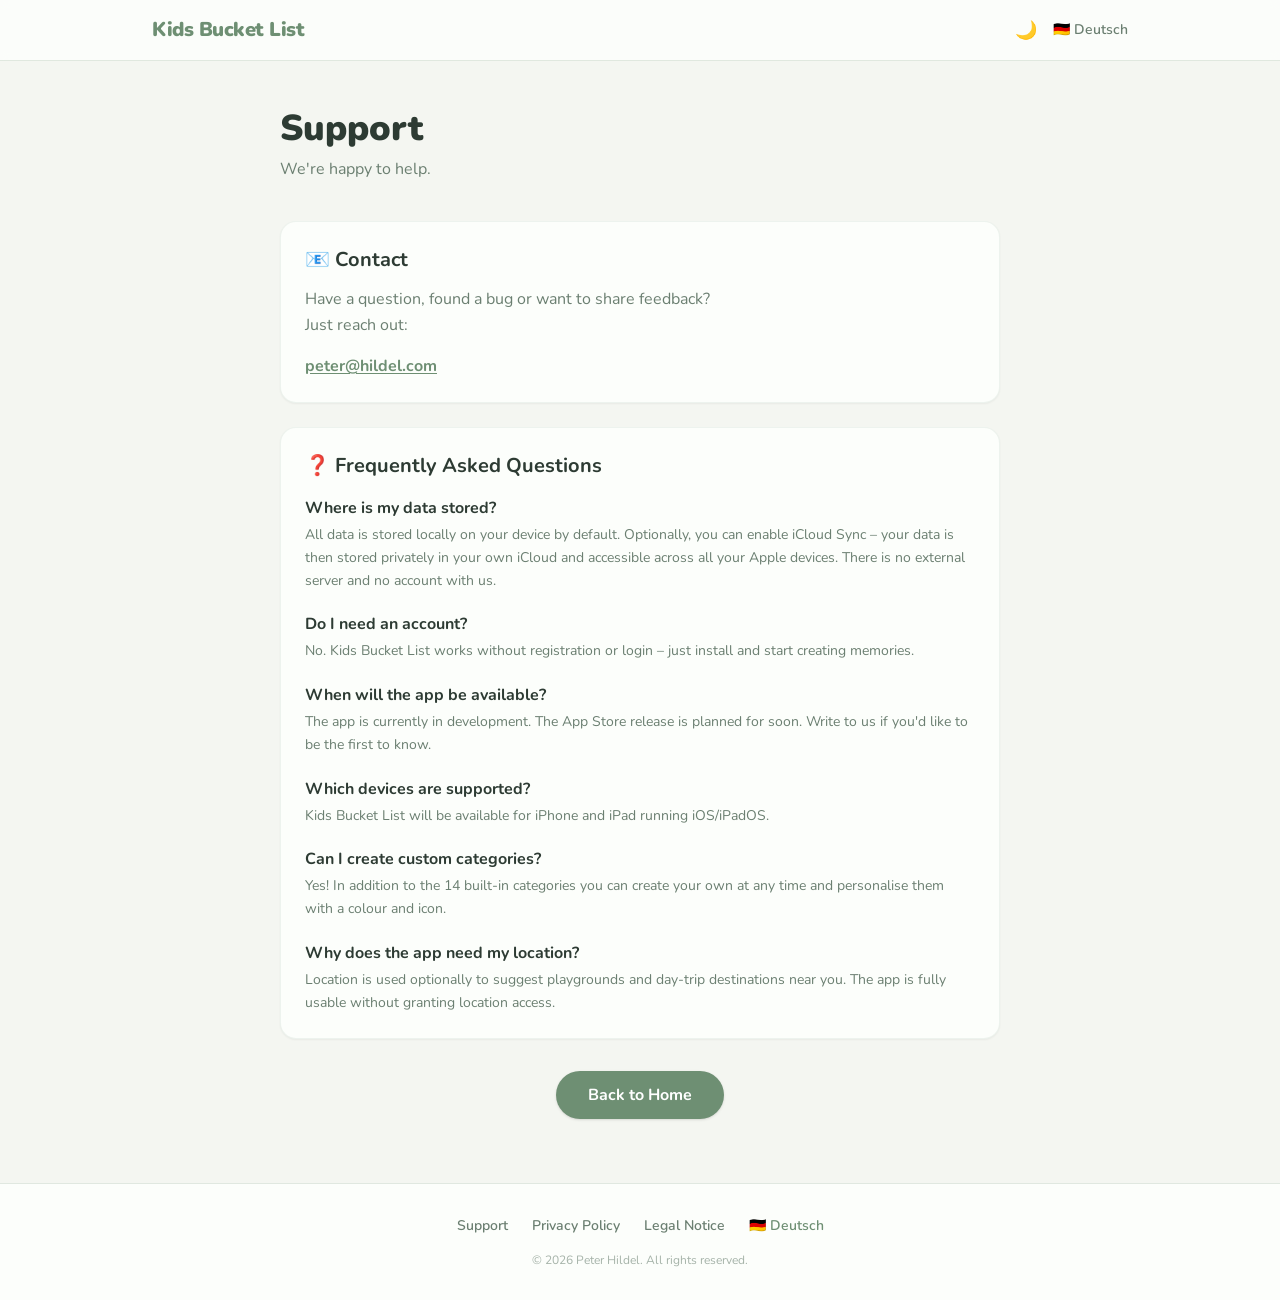
<file: support-en.html>
<!DOCTYPE html>
<html lang="en">
<head>
  <meta charset="UTF-8">
  <meta name="viewport" content="width=device-width, initial-scale=1.0">
  <title>Support | Kids Bucket List</title>
  <link rel="icon" type="image/png" href="app-icon.png">
  <link rel="apple-touch-icon" href="app-icon.png">
  <link rel="stylesheet" href="assets/site.css">
  <script>
    (function() {
      const saved = localStorage.getItem('theme');
      if (saved === 'dark' || (!saved && window.matchMedia('(prefers-color-scheme: dark)').matches)) {
        document.documentElement.classList.add('dark');
      }
    })();
  </script>
  <link href="https://fonts.googleapis.com/css2?family=Nunito:wght@400;600;700;800;900&amp;display=swap" rel="stylesheet">
</head>
<body class="min-h-screen bg-kbg dark:bg-dkbg text-ktext dark:text-dktext font-nunito flex flex-col transition-colors duration-200">

  <nav class="bg-ksurf/90 dark:bg-dksurf/90 backdrop-blur-sm border-b border-sage/20 dark:border-sage-l/10 sticky top-0 z-50">
    <div class="max-w-5xl mx-auto px-6 py-4 flex items-center justify-between">
      <a href="index-en.html" class="text-xl font-black text-sage dark:text-sage-l tracking-tight">Kids Bucket List</a>
      <div class="flex items-center gap-4">
        <button id="theme-toggle" aria-label="Toggle dark mode" class="text-kmuted dark:text-dkmuted hover:text-sage dark:hover:text-sage-l transition text-lg">🌙</button>
        <a href="support.html" class="text-kmuted dark:text-dkmuted hover:text-sage dark:hover:text-sage-l font-semibold transition text-sm">🇩🇪 Deutsch</a>
      </div>
    </div>
  </nav>

  <main class="max-w-3xl mx-auto px-6 py-12 flex-1">
    <h1 class="text-4xl font-black text-ktext dark:text-dktext mb-2">Support</h1>
    <p class="text-kmuted dark:text-dkmuted mb-10">We're happy to help.</p>

    <section class="bg-ksurf dark:bg-dksurf rounded-2xl p-6 mb-6 shadow-sm border border-sage/10 dark:border-sage-l/10">
      <h2 class="text-xl font-bold mb-3 flex items-center gap-2 text-ktext dark:text-dktext">📧 Contact</h2>
      <p class="text-kmuted dark:text-dkmuted leading-relaxed">
        Have a question, found a bug or want to share feedback?<br>
        Just reach out:
      </p>
      <a href="mailto:peter@hildel.com" class="inline-block mt-4 font-bold text-sage dark:text-sage-l hover:text-sage-d underline underline-offset-2 transition">peter@hildel.com</a>
    </section>

    <section class="bg-ksurf dark:bg-dksurf rounded-2xl p-6 mb-6 shadow-sm border border-sage/10 dark:border-sage-l/10">
      <h2 class="text-xl font-bold mb-4 flex items-center gap-2 text-ktext dark:text-dktext">❓ Frequently Asked Questions</h2>
      <div class="space-y-5">
        <div>
          <h3 class="font-bold text-ktext dark:text-dktext mb-1">Where is my data stored?</h3>
          <p class="text-kmuted dark:text-dkmuted text-sm leading-relaxed">All data is stored locally on your device by default. Optionally, you can enable iCloud Sync – your data is then stored privately in your own iCloud and accessible across all your Apple devices. There is no external server and no account with us.</p>
        </div>
        <div>
          <h3 class="font-bold text-ktext dark:text-dktext mb-1">Do I need an account?</h3>
          <p class="text-kmuted dark:text-dkmuted text-sm leading-relaxed">No. Kids Bucket List works without registration or login – just install and start creating memories.</p>
        </div>
        <div>
          <h3 class="font-bold text-ktext dark:text-dktext mb-1">When will the app be available?</h3>
          <p class="text-kmuted dark:text-dkmuted text-sm leading-relaxed">The app is currently in development. The App Store release is planned for soon. Write to us if you'd like to be the first to know.</p>
        </div>
        <div>
          <h3 class="font-bold text-ktext dark:text-dktext mb-1">Which devices are supported?</h3>
          <p class="text-kmuted dark:text-dkmuted text-sm leading-relaxed">Kids Bucket List will be available for iPhone and iPad running iOS/iPadOS.</p>
        </div>
        <div>
          <h3 class="font-bold text-ktext dark:text-dktext mb-1">Can I create custom categories?</h3>
          <p class="text-kmuted dark:text-dkmuted text-sm leading-relaxed">Yes! In addition to the 14 built-in categories you can create your own at any time and personalise them with a colour and icon.</p>
        </div>
        <div>
          <h3 class="font-bold text-ktext dark:text-dktext mb-1">Why does the app need my location?</h3>
          <p class="text-kmuted dark:text-dkmuted text-sm leading-relaxed">Location is used optionally to suggest playgrounds and day-trip destinations near you. The app is fully usable without granting location access.</p>
        </div>
      </div>
    </section>

    <div class="text-center mt-8">
      <a href="index-en.html" class="inline-block px-8 py-3 rounded-full bg-sage dark:bg-sage-d text-white font-bold shadow hover:bg-sage-d transition">Back to Home</a>
    </div>
  </main>

  <footer class="bg-ksurf dark:bg-dksurf border-t border-sage/20 dark:border-sage-l/10 py-8 mt-4">
    <div class="max-w-4xl mx-auto px-6">
      <div class="flex flex-wrap gap-6 text-sm justify-center mb-4">
        <a href="support-en.html" class="text-kmuted dark:text-dkmuted hover:text-sage dark:hover:text-sage-l transition font-semibold">Support</a>
        <a href="privacy-en.html" class="text-kmuted dark:text-dkmuted hover:text-sage dark:hover:text-sage-l transition font-semibold">Privacy Policy</a>
        <a href="impressum-en.html" class="text-kmuted dark:text-dkmuted hover:text-sage dark:hover:text-sage-l transition font-semibold">Legal Notice</a>
        <a href="support.html" class="text-sage dark:text-sage-l hover:text-sage-d transition font-semibold">🇩🇪 Deutsch</a>
      </div>
      <div class="text-center text-xs text-kmuted/60 dark:text-dkmuted/60">&copy; 2026 Peter Hildel. All rights reserved.</div>
    </div>
  </footer>

  <script>
    const toggle = document.getElementById('theme-toggle');
    function updateIcon() { toggle.textContent = document.documentElement.classList.contains('dark') ? '☀️' : '🌙'; }
    updateIcon();
    toggle.addEventListener('click', () => {
      document.documentElement.classList.toggle('dark');
      localStorage.setItem('theme', document.documentElement.classList.contains('dark') ? 'dark' : 'light');
      updateIcon();
    });
  </script>
</body>
</html>
</file>
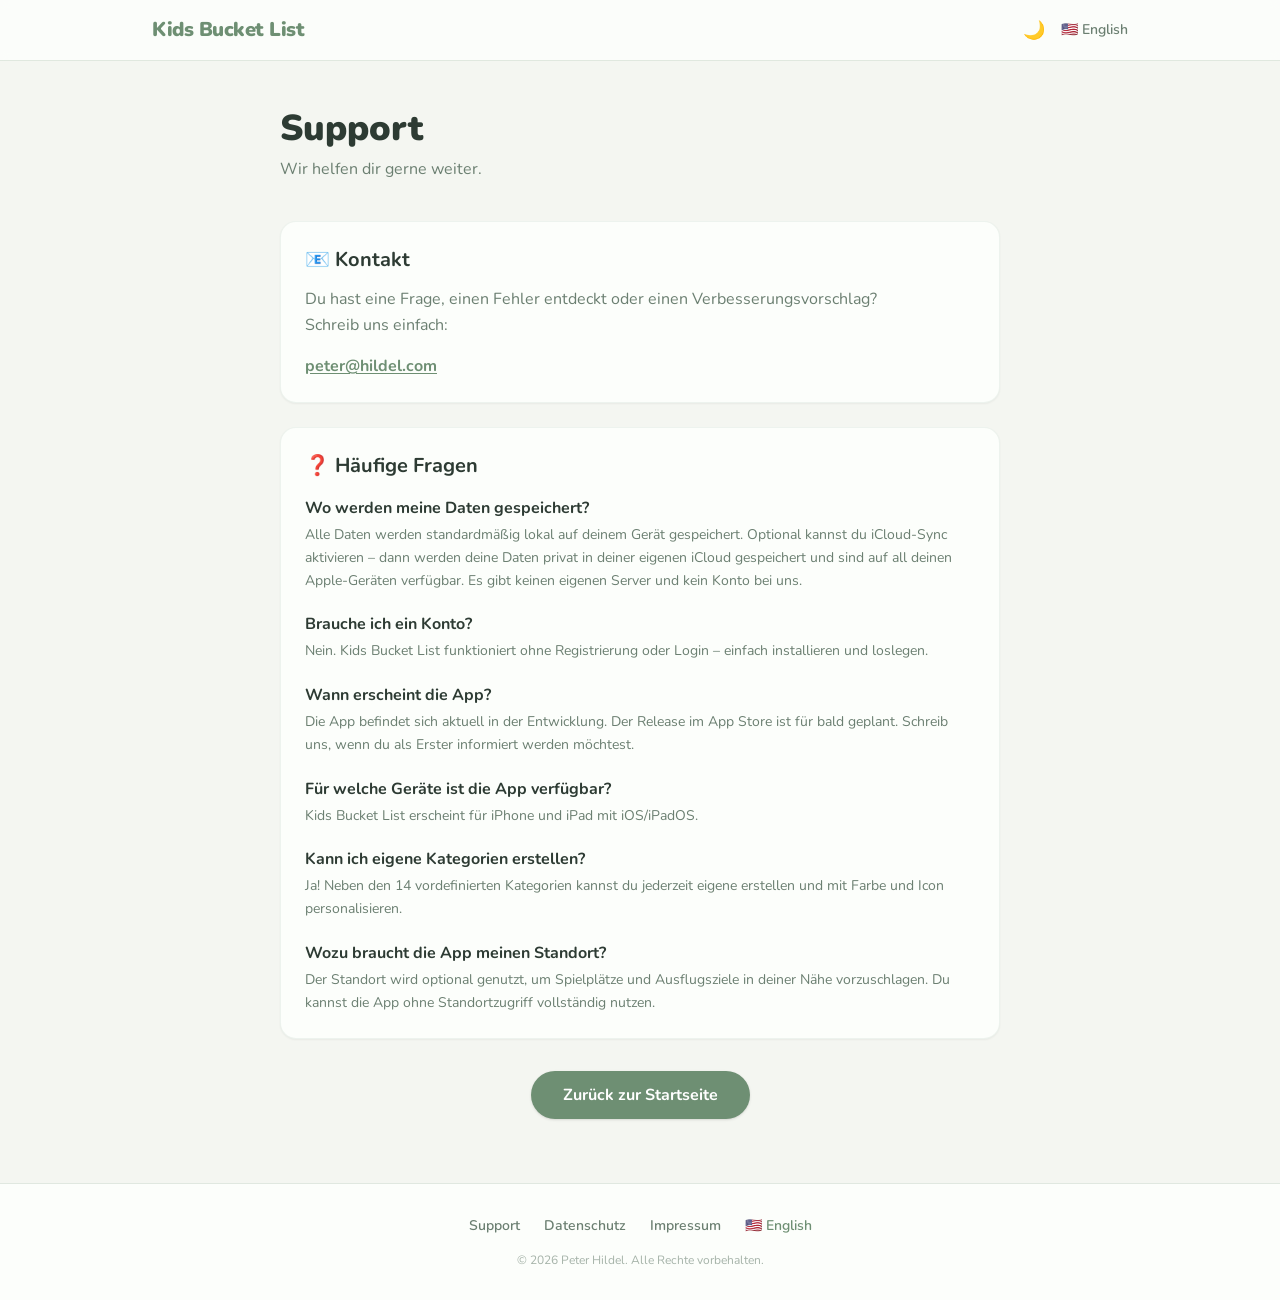
<file: support.html>
<!DOCTYPE html>
<html lang="de">
<head>
  <meta charset="UTF-8">
  <meta name="viewport" content="width=device-width, initial-scale=1.0">
  <title>Support | Kids Bucket List</title>
  <link rel="icon" type="image/png" href="app-icon.png">
  <link rel="apple-touch-icon" href="app-icon.png">
  <link rel="stylesheet" href="assets/site.css">
  <script>
    (function() {
      const saved = localStorage.getItem('theme');
      if (saved === 'dark' || (!saved && window.matchMedia('(prefers-color-scheme: dark)').matches)) {
        document.documentElement.classList.add('dark');
      }
    })();
  </script>
  <link href="https://fonts.googleapis.com/css2?family=Nunito:wght@400;600;700;800;900&amp;display=swap" rel="stylesheet">
</head>
<body class="min-h-screen bg-kbg dark:bg-dkbg text-ktext dark:text-dktext font-nunito flex flex-col transition-colors duration-200">

  <nav class="bg-ksurf/90 dark:bg-dksurf/90 backdrop-blur-sm border-b border-sage/20 dark:border-sage-l/10 sticky top-0 z-50">
    <div class="max-w-5xl mx-auto px-6 py-4 flex items-center justify-between">
      <a href="index.html" class="text-xl font-black text-sage dark:text-sage-l tracking-tight">Kids Bucket List</a>
      <div class="flex items-center gap-4">
        <button id="theme-toggle" aria-label="Dark Mode umschalten" class="text-kmuted dark:text-dkmuted hover:text-sage dark:hover:text-sage-l transition text-lg">🌙</button>
        <a href="support-en.html" class="text-kmuted dark:text-dkmuted hover:text-sage dark:hover:text-sage-l font-semibold transition text-sm">🇺🇸 English</a>
      </div>
    </div>
  </nav>

  <main class="max-w-3xl mx-auto px-6 py-12 flex-1">
    <h1 class="text-4xl font-black text-ktext dark:text-dktext mb-2">Support</h1>
    <p class="text-kmuted dark:text-dkmuted mb-10">Wir helfen dir gerne weiter.</p>

    <section class="bg-ksurf dark:bg-dksurf rounded-2xl p-6 mb-6 shadow-sm border border-sage/10 dark:border-sage-l/10">
      <h2 class="text-xl font-bold mb-3 flex items-center gap-2 text-ktext dark:text-dktext">📧 Kontakt</h2>
      <p class="text-kmuted dark:text-dkmuted leading-relaxed">
        Du hast eine Frage, einen Fehler entdeckt oder einen Verbesserungsvorschlag?<br>
        Schreib uns einfach:
      </p>
      <a href="mailto:peter@hildel.com" class="inline-block mt-4 font-bold text-sage dark:text-sage-l hover:text-sage-d underline underline-offset-2 transition">peter@hildel.com</a>
    </section>

    <section class="bg-ksurf dark:bg-dksurf rounded-2xl p-6 mb-6 shadow-sm border border-sage/10 dark:border-sage-l/10">
      <h2 class="text-xl font-bold mb-4 flex items-center gap-2 text-ktext dark:text-dktext">❓ Häufige Fragen</h2>
      <div class="space-y-5">
        <div>
          <h3 class="font-bold text-ktext dark:text-dktext mb-1">Wo werden meine Daten gespeichert?</h3>
          <p class="text-kmuted dark:text-dkmuted text-sm leading-relaxed">Alle Daten werden standardmäßig lokal auf deinem Gerät gespeichert. Optional kannst du iCloud-Sync aktivieren – dann werden deine Daten privat in deiner eigenen iCloud gespeichert und sind auf all deinen Apple-Geräten verfügbar. Es gibt keinen eigenen Server und kein Konto bei uns.</p>
        </div>
        <div>
          <h3 class="font-bold text-ktext dark:text-dktext mb-1">Brauche ich ein Konto?</h3>
          <p class="text-kmuted dark:text-dkmuted text-sm leading-relaxed">Nein. Kids Bucket List funktioniert ohne Registrierung oder Login – einfach installieren und loslegen.</p>
        </div>
        <div>
          <h3 class="font-bold text-ktext dark:text-dktext mb-1">Wann erscheint die App?</h3>
          <p class="text-kmuted dark:text-dkmuted text-sm leading-relaxed">Die App befindet sich aktuell in der Entwicklung. Der Release im App Store ist für bald geplant. Schreib uns, wenn du als Erster informiert werden möchtest.</p>
        </div>
        <div>
          <h3 class="font-bold text-ktext dark:text-dktext mb-1">Für welche Geräte ist die App verfügbar?</h3>
          <p class="text-kmuted dark:text-dkmuted text-sm leading-relaxed">Kids Bucket List erscheint für iPhone und iPad mit iOS/iPadOS.</p>
        </div>
        <div>
          <h3 class="font-bold text-ktext dark:text-dktext mb-1">Kann ich eigene Kategorien erstellen?</h3>
          <p class="text-kmuted dark:text-dkmuted text-sm leading-relaxed">Ja! Neben den 14 vordefinierten Kategorien kannst du jederzeit eigene erstellen und mit Farbe und Icon personalisieren.</p>
        </div>
        <div>
          <h3 class="font-bold text-ktext dark:text-dktext mb-1">Wozu braucht die App meinen Standort?</h3>
          <p class="text-kmuted dark:text-dkmuted text-sm leading-relaxed">Der Standort wird optional genutzt, um Spielplätze und Ausflugsziele in deiner Nähe vorzuschlagen. Du kannst die App ohne Standortzugriff vollständig nutzen.</p>
        </div>
      </div>
    </section>

    <div class="text-center mt-8">
      <a href="index.html" class="inline-block px-8 py-3 rounded-full bg-sage dark:bg-sage-d text-white font-bold shadow hover:bg-sage-d transition">Zurück zur Startseite</a>
    </div>
  </main>

  <footer class="bg-ksurf dark:bg-dksurf border-t border-sage/20 dark:border-sage-l/10 py-8 mt-4">
    <div class="max-w-4xl mx-auto px-6">
      <div class="flex flex-wrap gap-6 text-sm justify-center mb-4">
        <a href="support.html" class="text-kmuted dark:text-dkmuted hover:text-sage dark:hover:text-sage-l transition font-semibold">Support</a>
        <a href="privacy.html" class="text-kmuted dark:text-dkmuted hover:text-sage dark:hover:text-sage-l transition font-semibold">Datenschutz</a>
        <a href="impressum.html" class="text-kmuted dark:text-dkmuted hover:text-sage dark:hover:text-sage-l transition font-semibold">Impressum</a>
        <a href="support-en.html" class="text-sage dark:text-sage-l hover:text-sage-d transition font-semibold">🇺🇸 English</a>
      </div>
      <div class="text-center text-xs text-kmuted/60 dark:text-dkmuted/60">&copy; 2026 Peter Hildel. Alle Rechte vorbehalten.</div>
    </div>
  </footer>

  <script>
    const toggle = document.getElementById('theme-toggle');
    function updateIcon() { toggle.textContent = document.documentElement.classList.contains('dark') ? '☀️' : '🌙'; }
    updateIcon();
    toggle.addEventListener('click', () => {
      document.documentElement.classList.toggle('dark');
      localStorage.setItem('theme', document.documentElement.classList.contains('dark') ? 'dark' : 'light');
      updateIcon();
    });
  </script>
</body>
</html>
</file>
<file: assets/site.css>
*,:after,:before{--tw-border-spacing-x:0;--tw-border-spacing-y:0;--tw-translate-x:0;--tw-translate-y:0;--tw-rotate:0;--tw-skew-x:0;--tw-skew-y:0;--tw-scale-x:1;--tw-scale-y:1;--tw-pan-x: ;--tw-pan-y: ;--tw-pinch-zoom: ;--tw-scroll-snap-strictness:proximity;--tw-gradient-from-position: ;--tw-gradient-via-position: ;--tw-gradient-to-position: ;--tw-ordinal: ;--tw-slashed-zero: ;--tw-numeric-figure: ;--tw-numeric-spacing: ;--tw-numeric-fraction: ;--tw-ring-inset: ;--tw-ring-offset-width:0px;--tw-ring-offset-color:#fff;--tw-ring-color:rgba(59,130,246,.5);--tw-ring-offset-shadow:0 0 #0000;--tw-ring-shadow:0 0 #0000;--tw-shadow:0 0 #0000;--tw-shadow-colored:0 0 #0000;--tw-blur: ;--tw-brightness: ;--tw-contrast: ;--tw-grayscale: ;--tw-hue-rotate: ;--tw-invert: ;--tw-saturate: ;--tw-sepia: ;--tw-drop-shadow: ;--tw-backdrop-blur: ;--tw-backdrop-brightness: ;--tw-backdrop-contrast: ;--tw-backdrop-grayscale: ;--tw-backdrop-hue-rotate: ;--tw-backdrop-invert: ;--tw-backdrop-opacity: ;--tw-backdrop-saturate: ;--tw-backdrop-sepia: ;--tw-contain-size: ;--tw-contain-layout: ;--tw-contain-paint: ;--tw-contain-style: }::backdrop{--tw-border-spacing-x:0;--tw-border-spacing-y:0;--tw-translate-x:0;--tw-translate-y:0;--tw-rotate:0;--tw-skew-x:0;--tw-skew-y:0;--tw-scale-x:1;--tw-scale-y:1;--tw-pan-x: ;--tw-pan-y: ;--tw-pinch-zoom: ;--tw-scroll-snap-strictness:proximity;--tw-gradient-from-position: ;--tw-gradient-via-position: ;--tw-gradient-to-position: ;--tw-ordinal: ;--tw-slashed-zero: ;--tw-numeric-figure: ;--tw-numeric-spacing: ;--tw-numeric-fraction: ;--tw-ring-inset: ;--tw-ring-offset-width:0px;--tw-ring-offset-color:#fff;--tw-ring-color:rgba(59,130,246,.5);--tw-ring-offset-shadow:0 0 #0000;--tw-ring-shadow:0 0 #0000;--tw-shadow:0 0 #0000;--tw-shadow-colored:0 0 #0000;--tw-blur: ;--tw-brightness: ;--tw-contrast: ;--tw-grayscale: ;--tw-hue-rotate: ;--tw-invert: ;--tw-saturate: ;--tw-sepia: ;--tw-drop-shadow: ;--tw-backdrop-blur: ;--tw-backdrop-brightness: ;--tw-backdrop-contrast: ;--tw-backdrop-grayscale: ;--tw-backdrop-hue-rotate: ;--tw-backdrop-invert: ;--tw-backdrop-opacity: ;--tw-backdrop-saturate: ;--tw-backdrop-sepia: ;--tw-contain-size: ;--tw-contain-layout: ;--tw-contain-paint: ;--tw-contain-style: }/*! tailwindcss v3.4.17 | MIT License | https://tailwindcss.com*/*,:after,:before{box-sizing:border-box;border:0 solid #e5e7eb}:after,:before{--tw-content:""}:host,html{line-height:1.5;-webkit-text-size-adjust:100%;-moz-tab-size:4;-o-tab-size:4;tab-size:4;font-family:ui-sans-serif,system-ui,sans-serif,Apple Color Emoji,Segoe UI Emoji,Segoe UI Symbol,Noto Color Emoji;font-feature-settings:normal;font-variation-settings:normal;-webkit-tap-highlight-color:transparent}body{margin:0;line-height:inherit}hr{height:0;color:inherit;border-top-width:1px}abbr:where([title]){-webkit-text-decoration:underline dotted;text-decoration:underline dotted}h1,h2,h3,h4,h5,h6{font-size:inherit;font-weight:inherit}a{color:inherit;text-decoration:inherit}b,strong{font-weight:bolder}code,kbd,pre,samp{font-family:ui-monospace,SFMono-Regular,Menlo,Monaco,Consolas,Liberation Mono,Courier New,monospace;font-feature-settings:normal;font-variation-settings:normal;font-size:1em}small{font-size:80%}sub,sup{font-size:75%;line-height:0;position:relative;vertical-align:baseline}sub{bottom:-.25em}sup{top:-.5em}table{text-indent:0;border-color:inherit;border-collapse:collapse}button,input,optgroup,select,textarea{font-family:inherit;font-feature-settings:inherit;font-variation-settings:inherit;font-size:100%;font-weight:inherit;line-height:inherit;letter-spacing:inherit;color:inherit;margin:0;padding:0}button,select{text-transform:none}button,input:where([type=button]),input:where([type=reset]),input:where([type=submit]){-webkit-appearance:button;background-color:transparent;background-image:none}:-moz-focusring{outline:auto}:-moz-ui-invalid{box-shadow:none}progress{vertical-align:baseline}::-webkit-inner-spin-button,::-webkit-outer-spin-button{height:auto}[type=search]{-webkit-appearance:textfield;outline-offset:-2px}::-webkit-search-decoration{-webkit-appearance:none}::-webkit-file-upload-button{-webkit-appearance:button;font:inherit}summary{display:list-item}blockquote,dd,dl,figure,h1,h2,h3,h4,h5,h6,hr,p,pre{margin:0}fieldset{margin:0}fieldset,legend{padding:0}menu,ol,ul{list-style:none;margin:0;padding:0}dialog{padding:0}textarea{resize:vertical}input::-moz-placeholder,textarea::-moz-placeholder{opacity:1;color:#9ca3af}input::placeholder,textarea::placeholder{opacity:1;color:#9ca3af}[role=button],button{cursor:pointer}:disabled{cursor:default}audio,canvas,embed,iframe,img,object,svg,video{display:block;vertical-align:middle}img,video{max-width:100%;height:auto}[hidden]:where(:not([hidden=until-found])){display:none}.static{position:static}.absolute{position:absolute}.relative{position:relative}.sticky{position:sticky}.inset-0{inset:0}.top-0{top:0}.z-50{z-index:50}.mx-auto{margin-left:auto;margin-right:auto}.mb-1{margin-bottom:.25rem}.mb-10{margin-bottom:2.5rem}.mb-14{margin-bottom:3.5rem}.mb-16{margin-bottom:4rem}.mb-2{margin-bottom:.5rem}.mb-3{margin-bottom:.75rem}.mb-4{margin-bottom:1rem}.mb-5{margin-bottom:1.25rem}.mb-6{margin-bottom:1.5rem}.mb-7{margin-bottom:1.75rem}.mb-8{margin-bottom:2rem}.mb-9{margin-bottom:2.25rem}.mt-14{margin-top:3.5rem}.mt-3{margin-top:.75rem}.mt-4{margin-top:1rem}.mt-6{margin-top:1.5rem}.mt-7{margin-top:1.75rem}.mt-8{margin-top:2rem}.block{display:block}.inline-block{display:inline-block}.flex{display:flex}.inline-flex{display:inline-flex}.grid{display:grid}.contents{display:contents}.hidden{display:none}.h-10{height:2.5rem}.min-h-screen{min-height:100vh}.w-10{width:2.5rem}.w-full{width:100%}.max-w-2xl{max-width:42rem}.max-w-3xl{max-width:48rem}.max-w-4xl{max-width:56rem}.max-w-5xl{max-width:64rem}.max-w-6xl{max-width:72rem}.max-w-7xl{max-width:80rem}.max-w-lg{max-width:32rem}.max-w-sm{max-width:24rem}.max-w-xl{max-width:36rem}.flex-1{flex:1 1 0%}.shrink-0{flex-shrink:0}.transform{transform:translate(var(--tw-translate-x),var(--tw-translate-y)) rotate(var(--tw-rotate)) skewX(var(--tw-skew-x)) skewY(var(--tw-skew-y)) scaleX(var(--tw-scale-x)) scaleY(var(--tw-scale-y))}.list-inside{list-style-position:inside}.list-disc{list-style-type:disc}.grid-cols-1{grid-template-columns:repeat(1,minmax(0,1fr))}.grid-cols-2{grid-template-columns:repeat(2,minmax(0,1fr))}.flex-col{flex-direction:column}.flex-wrap{flex-wrap:wrap}.items-center{align-items:center}.justify-center{justify-content:center}.justify-between{justify-content:space-between}.gap-14{gap:3.5rem}.gap-2{gap:.5rem}.gap-2\.5{gap:.625rem}.gap-3{gap:.75rem}.gap-4{gap:1rem}.gap-5{gap:1.25rem}.gap-6{gap:1.5rem}.gap-8{gap:2rem}.space-y-2>:not([hidden])~:not([hidden]){--tw-space-y-reverse:0;margin-top:calc(.5rem*(1 - var(--tw-space-y-reverse)));margin-bottom:calc(.5rem*var(--tw-space-y-reverse))}.space-y-5>:not([hidden])~:not([hidden]){--tw-space-y-reverse:0;margin-top:calc(1.25rem*(1 - var(--tw-space-y-reverse)));margin-bottom:calc(1.25rem*var(--tw-space-y-reverse))}.overflow-hidden{overflow:hidden}.break-words{overflow-wrap:break-word}.rounded-2xl{border-radius:1rem}.rounded-3xl{border-radius:1.5rem}.rounded-full{border-radius:9999px}.border{border-width:1px}.border-b{border-bottom-width:1px}.border-t{border-top-width:1px}.border-sage\/10{border-color:rgba(110,143,115,.1)}.border-sage\/20{border-color:rgba(110,143,115,.2)}.bg-kbg{--tw-bg-opacity:1;background-color:rgb(244 246 241/var(--tw-bg-opacity,1))}.bg-ksurf{--tw-bg-opacity:1;background-color:rgb(252 254 251/var(--tw-bg-opacity,1))}.bg-ksurf\/90{background-color:rgba(252,254,251,.9)}.bg-sage{--tw-bg-opacity:1;background-color:rgb(110 143 115/var(--tw-bg-opacity,1))}.p-12{padding:3rem}.p-4{padding:1rem}.p-6{padding:1.5rem}.p-7{padding:1.75rem}.p-8{padding:2rem}.px-3\.5{padding-left:.875rem;padding-right:.875rem}.px-6{padding-left:1.5rem;padding-right:1.5rem}.px-8{padding-left:2rem;padding-right:2rem}.py-1\.5{padding-top:.375rem;padding-bottom:.375rem}.py-10{padding-top:2.5rem;padding-bottom:2.5rem}.py-12{padding-top:3rem;padding-bottom:3rem}.py-3{padding-top:.75rem;padding-bottom:.75rem}.py-4{padding-top:1rem;padding-bottom:1rem}.py-8{padding-top:2rem;padding-bottom:2rem}.text-center{text-align:center}.font-nunito{font-family:Nunito,sans-serif}.text-2xl{font-size:1.5rem;line-height:2rem}.text-4xl{font-size:2.25rem;line-height:2.5rem}.text-base{font-size:1rem;line-height:1.5rem}.text-lg{font-size:1.125rem;line-height:1.75rem}.text-sm{font-size:.875rem;line-height:1.25rem}.text-xl{font-size:1.25rem;line-height:1.75rem}.text-xs{font-size:.75rem;line-height:1rem}.font-black{font-weight:900}.font-bold{font-weight:700}.font-semibold{font-weight:600}.leading-relaxed{line-height:1.625}.tracking-tight{letter-spacing:-.025em}.text-dktext{--tw-text-opacity:1;color:rgb(232 240 234/var(--tw-text-opacity,1))}.text-kmuted{--tw-text-opacity:1;color:rgb(107 127 113/var(--tw-text-opacity,1))}.text-kmuted\/60{color:hsla(138,9%,46%,.6)}.text-ktext{--tw-text-opacity:1;color:rgb(45 59 51/var(--tw-text-opacity,1))}.text-sage{--tw-text-opacity:1;color:rgb(110 143 115/var(--tw-text-opacity,1))}.text-white{--tw-text-opacity:1;color:rgb(255 255 255/var(--tw-text-opacity,1))}.underline{text-decoration-line:underline}.underline-offset-2{text-underline-offset:2px}.shadow{--tw-shadow:0 1px 3px 0 rgba(0,0,0,.1),0 1px 2px -1px rgba(0,0,0,.1);--tw-shadow-colored:0 1px 3px 0 var(--tw-shadow-color),0 1px 2px -1px var(--tw-shadow-color)}.shadow,.shadow-sm{box-shadow:var(--tw-ring-offset-shadow,0 0 #0000),var(--tw-ring-shadow,0 0 #0000),var(--tw-shadow)}.shadow-sm{--tw-shadow:0 1px 2px 0 rgba(0,0,0,.05);--tw-shadow-colored:0 1px 2px 0 var(--tw-shadow-color)}.drop-shadow{--tw-drop-shadow:drop-shadow(0 1px 2px rgba(0,0,0,.1)) drop-shadow(0 1px 1px rgba(0,0,0,.06))}.drop-shadow,.filter{filter:var(--tw-blur) var(--tw-brightness) var(--tw-contrast) var(--tw-grayscale) var(--tw-hue-rotate) var(--tw-invert) var(--tw-saturate) var(--tw-sepia) var(--tw-drop-shadow)}.backdrop-blur-sm{--tw-backdrop-blur:blur(4px);-webkit-backdrop-filter:var(--tw-backdrop-blur) var(--tw-backdrop-brightness) var(--tw-backdrop-contrast) var(--tw-backdrop-grayscale) var(--tw-backdrop-hue-rotate) var(--tw-backdrop-invert) var(--tw-backdrop-opacity) var(--tw-backdrop-saturate) var(--tw-backdrop-sepia);backdrop-filter:var(--tw-backdrop-blur) var(--tw-backdrop-brightness) var(--tw-backdrop-contrast) var(--tw-backdrop-grayscale) var(--tw-backdrop-hue-rotate) var(--tw-backdrop-invert) var(--tw-backdrop-opacity) var(--tw-backdrop-saturate) var(--tw-backdrop-sepia)}.transition{transition-property:color,background-color,border-color,text-decoration-color,fill,stroke,opacity,box-shadow,transform,filter,-webkit-backdrop-filter;transition-property:color,background-color,border-color,text-decoration-color,fill,stroke,opacity,box-shadow,transform,filter,backdrop-filter;transition-property:color,background-color,border-color,text-decoration-color,fill,stroke,opacity,box-shadow,transform,filter,backdrop-filter,-webkit-backdrop-filter;transition-timing-function:cubic-bezier(.4,0,.2,1);transition-duration:.15s}.transition-colors{transition-property:color,background-color,border-color,text-decoration-color,fill,stroke;transition-timing-function:cubic-bezier(.4,0,.2,1);transition-duration:.15s}.transition-opacity{transition-property:opacity;transition-timing-function:cubic-bezier(.4,0,.2,1);transition-duration:.15s}.duration-200{transition-duration:.2s}.ease-in-out{transition-timing-function:cubic-bezier(.4,0,.2,1)}.ease-out{transition-timing-function:cubic-bezier(0,0,.2,1)}.hover\:bg-sage-d:hover{--tw-bg-opacity:1;background-color:rgb(76 138 99/var(--tw-bg-opacity,1))}.hover\:text-sage:hover{--tw-text-opacity:1;color:rgb(110 143 115/var(--tw-text-opacity,1))}.hover\:text-sage-d:hover{--tw-text-opacity:1;color:rgb(76 138 99/var(--tw-text-opacity,1))}.hover\:underline:hover{text-decoration-line:underline}.hover\:opacity-70:hover{opacity:.7}.hover\:opacity-80:hover{opacity:.8}.dark\:border-sage-l\/10:is(.dark *){border-color:rgba(156,193,162,.1)}.dark\:bg-dkbg:is(.dark *){--tw-bg-opacity:1;background-color:rgb(22 26 23/var(--tw-bg-opacity,1))}.dark\:bg-dksurf:is(.dark *){--tw-bg-opacity:1;background-color:rgb(33 39 35/var(--tw-bg-opacity,1))}.dark\:bg-dksurf\/90:is(.dark *){background-color:rgba(33,39,35,.9)}.dark\:bg-sage-d:is(.dark *){--tw-bg-opacity:1;background-color:rgb(76 138 99/var(--tw-bg-opacity,1))}.dark\:text-dkmuted:is(.dark *){--tw-text-opacity:1;color:rgb(138 173 145/var(--tw-text-opacity,1))}.dark\:text-dkmuted\/60:is(.dark *){color:rgba(138,173,145,.6)}.dark\:text-dktext:is(.dark *){--tw-text-opacity:1;color:rgb(232 240 234/var(--tw-text-opacity,1))}.dark\:text-sage-l:is(.dark *){--tw-text-opacity:1;color:rgb(156 193 162/var(--tw-text-opacity,1))}.dark\:hover\:text-sage-l:hover:is(.dark *){--tw-text-opacity:1;color:rgb(156 193 162/var(--tw-text-opacity,1))}@media (min-width:640px){.sm\:grid-cols-3{grid-template-columns:repeat(3,minmax(0,1fr))}.sm\:flex-row{flex-direction:row}}@media (min-width:768px){.md\:grid-cols-2{grid-template-columns:repeat(2,minmax(0,1fr))}.md\:grid-cols-3{grid-template-columns:repeat(3,minmax(0,1fr))}.md\:grid-cols-4{grid-template-columns:repeat(4,minmax(0,1fr))}.md\:flex-row{flex-direction:row}.md\:items-center{align-items:center}.md\:justify-between{justify-content:space-between}.md\:p-10{padding:2.5rem}.md\:p-16{padding:4rem}.md\:text-3xl{font-size:1.875rem;line-height:2.25rem}}@media (min-width:1024px){.lg\:mx-0{margin-left:0;margin-right:0}.lg\:flex{display:flex}.lg\:hidden{display:none}.lg\:grid-cols-2{grid-template-columns:repeat(2,minmax(0,1fr))}.lg\:grid-cols-3{grid-template-columns:repeat(3,minmax(0,1fr))}.lg\:grid-cols-5{grid-template-columns:repeat(5,minmax(0,1fr))}.lg\:flex-row{flex-direction:row}.lg\:items-start{align-items:flex-start}.lg\:justify-start{justify-content:flex-start}.lg\:gap-12{gap:3rem}.lg\:text-left{text-align:left}}
</file>
